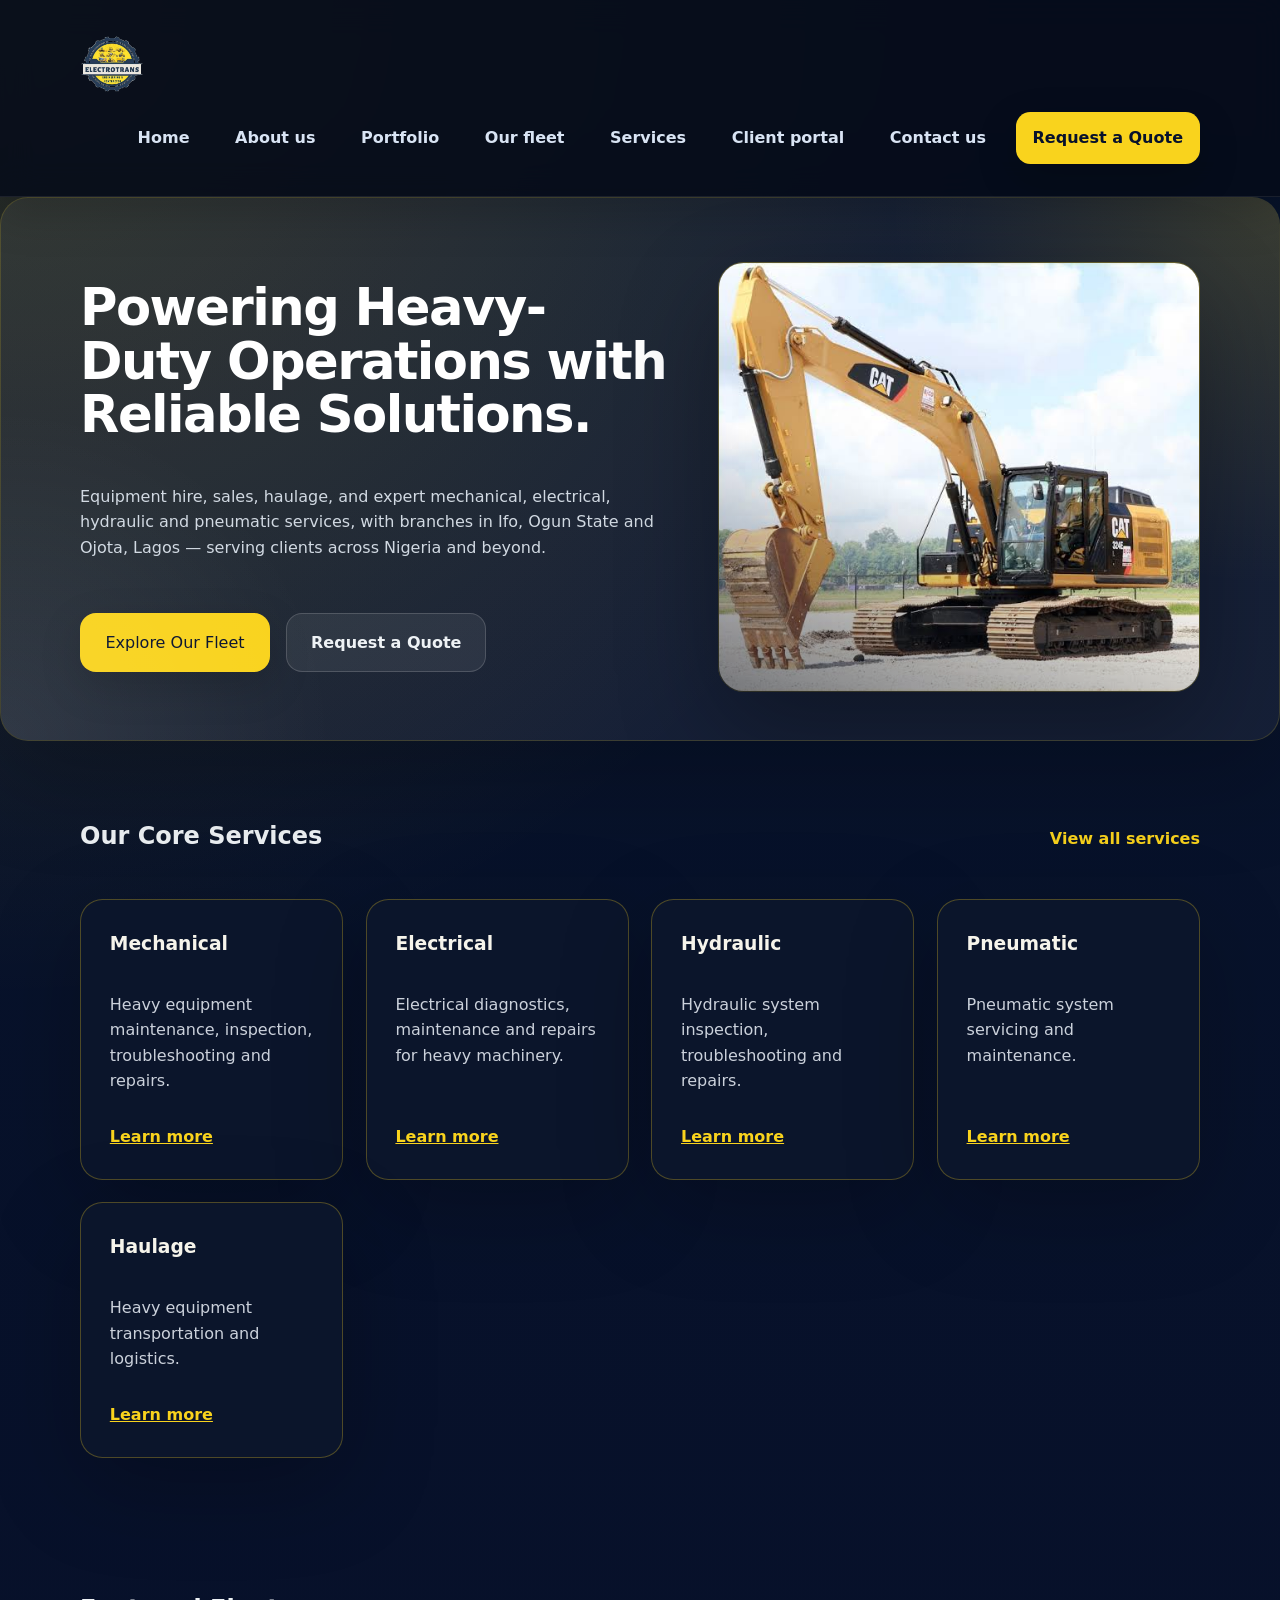
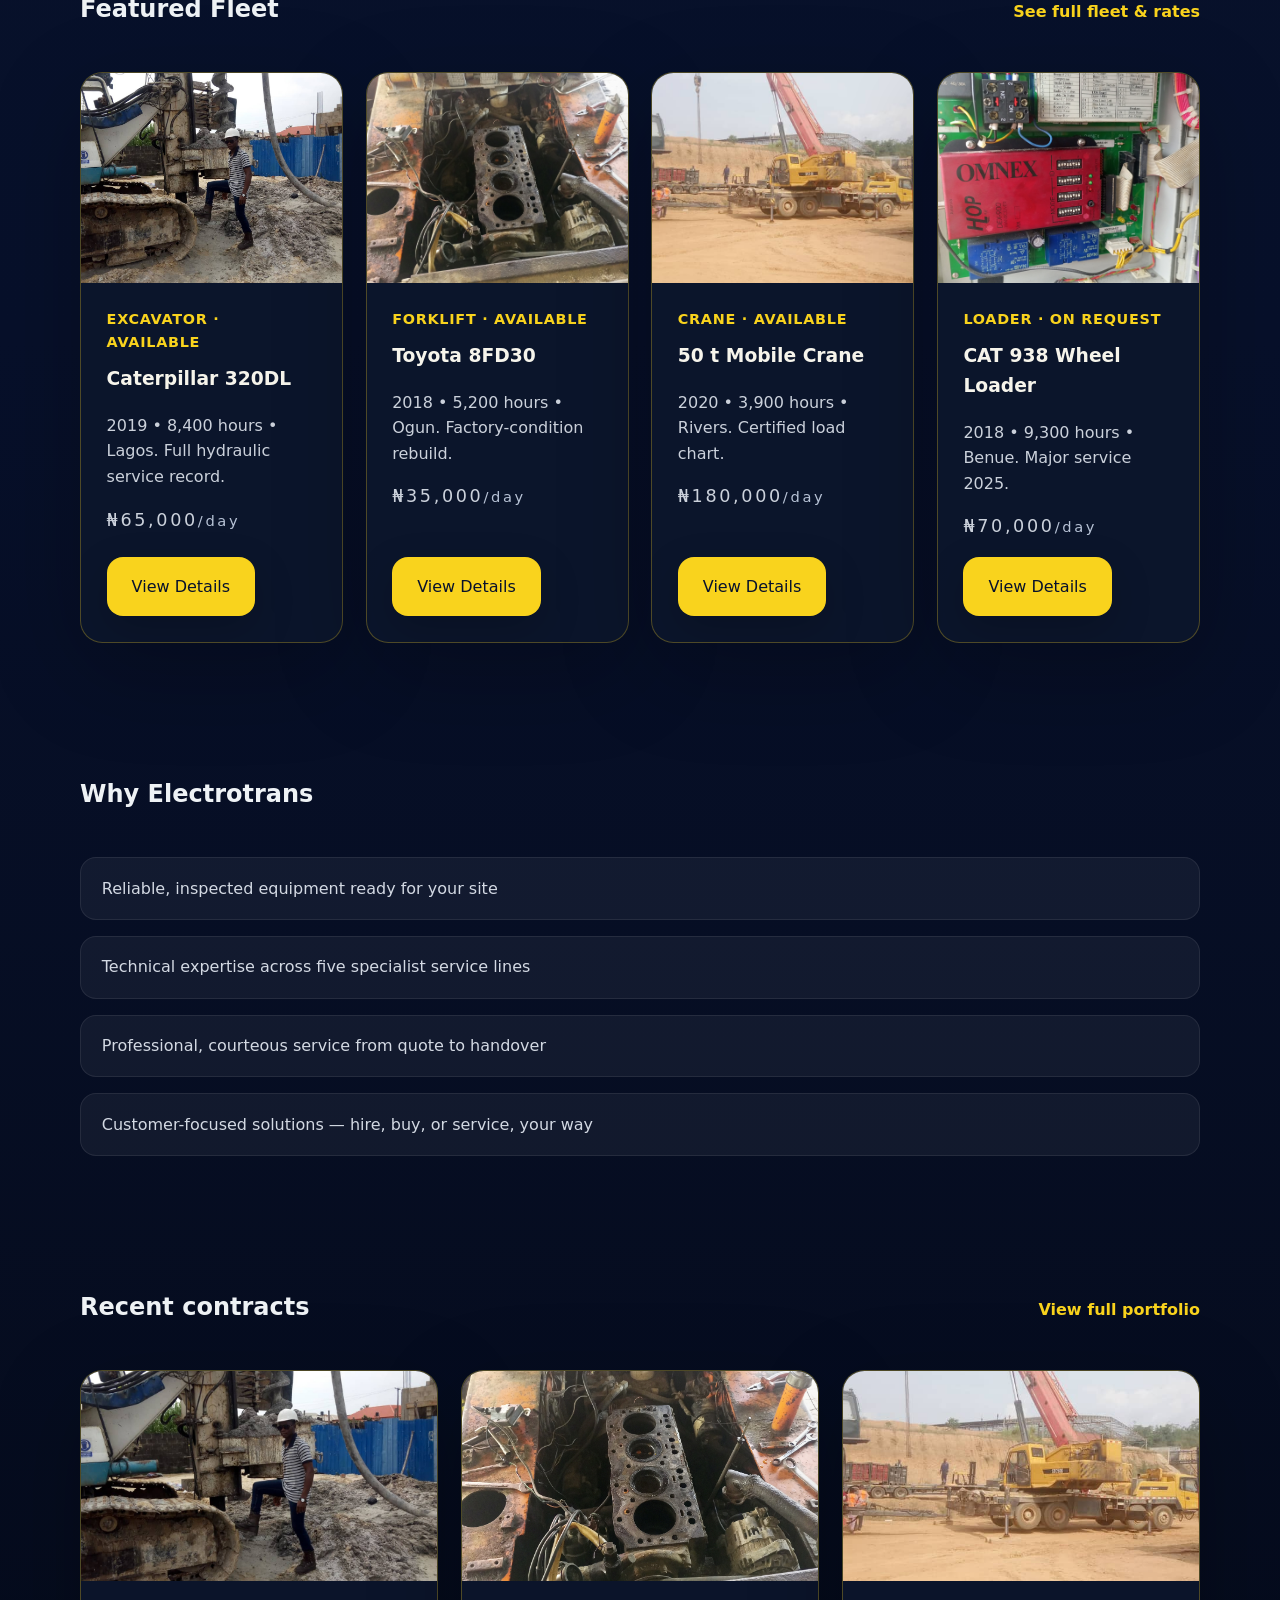
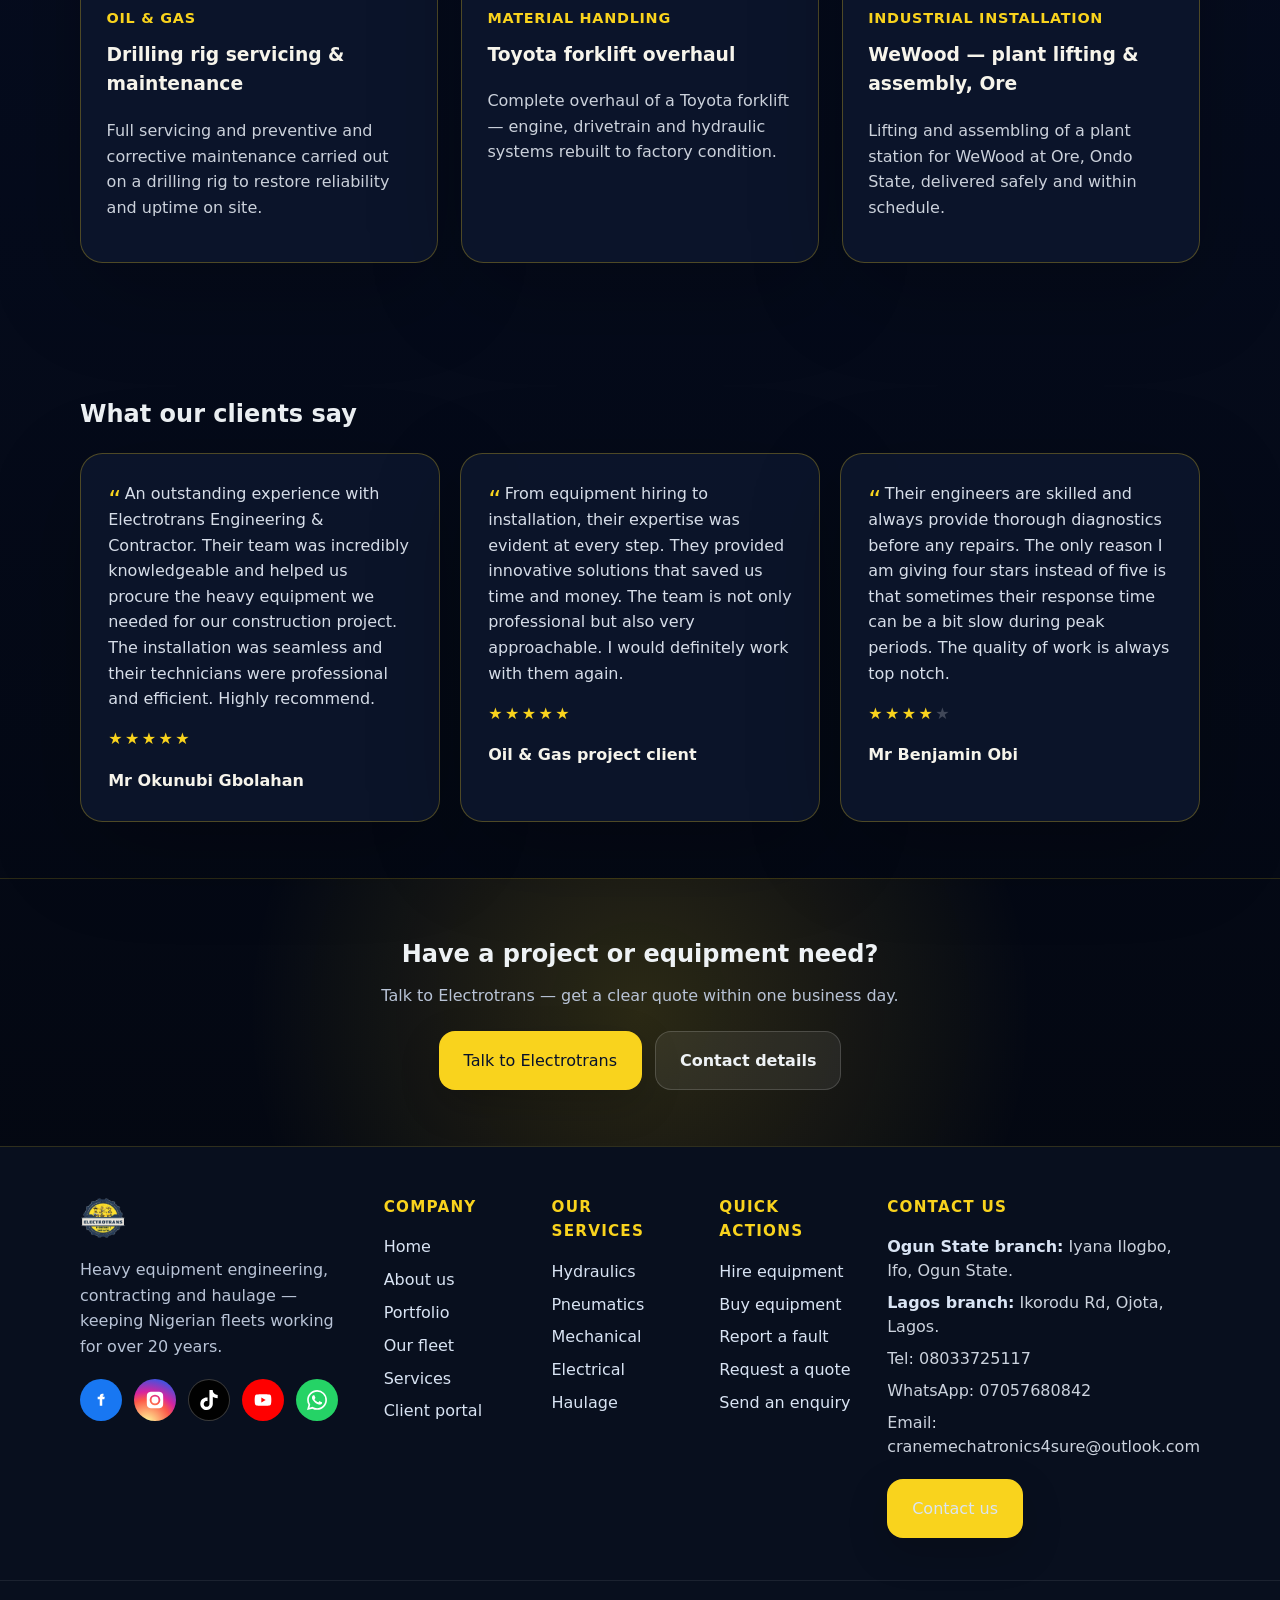
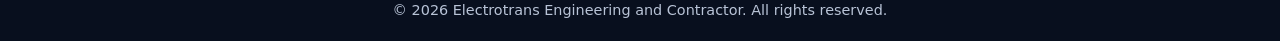
<file: index.html>
<!doctype html>
<html lang="en">
<head>
  <meta charset="utf-8" />
  <meta name="viewport" content="width=device-width,initial-scale=1" />
  <title>Electrotrans Engineering and Contractor</title>
  <link rel="stylesheet" href="styles.css" />
  <link rel="icon" type="image/png" href="assets/logo-transparent.png" />
  <meta name="description" content="Electrotrans Engineering and Contractor — Nigeria-based heavy equipment engineering company with 20+ years in hydraulics, pneumatics, mechanical, electrical, haulage, hiring, repairs, maintenance and equipment sales." />
  <meta name="author" content="Electrotrans Engineering and Contractor" />
  <meta name="theme-color" content="#08142b" />
  <link rel="canonical" href="https://temmyadekunle.github.io/Electrotrans/" />
  <meta property="og:type" content="website" />
  <meta property="og:title" content="Electrotrans Engineering and Contractor" />
  <meta property="og:description" content="Nigeria-based heavy equipment engineering: hydraulics, pneumatics, mechanical, electrical, haulage, hiring, repairs, maintenance and equipment sales." />
  <meta property="og:url" content="https://temmyadekunle.github.io/Electrotrans/" />
  <meta property="og:image" content="https://temmyadekunle.github.io/Electrotrans/assets/logo-transparent.png" />
  <meta property="og:locale" content="en_US" />
  <meta name="twitter:card" content="summary" />
</head>
<body>
  <header class="site-header">
    <div class="container header-inner">
      <a class="logo-link" href="index.html">
        <img class="site-logo" src="assets/logo-transparent.png" alt="Electrotrans Engineering and Contractor logo" />
      </a>
      <button class="menu-toggle" type="button" aria-expanded="false" aria-controls="main-nav" aria-label="Toggle navigation menu">
        <span class="menu-toggle-bar"></span>
        <span class="menu-toggle-bar"></span>
        <span class="menu-toggle-bar"></span>
      </button>
      <nav class="main-nav" id="main-nav" aria-label="Primary navigation">
        <a href="#home">Home</a>
        <a href="about.html">About us</a>
        <a href="portfolio.html">Portfolio</a>
        <a href="fleet.html">Our fleet</a>
        <a href="services.html">Services</a>
        <a href="app.html">Client portal</a>
        <a href="contact.html">Contact us</a>
        <a class="cta" href="app.html#fault">Request a Quote</a>
      </nav>
    </div>
  </header>
  <main>
    <section id="home" class="hero">
      <div class="container hero-layout">
        <div class="hero-content">
          <h1>Powering Heavy-Duty Operations with Reliable Solutions.</h1>
          <p>Equipment hire, sales, haulage, and expert mechanical, electrical, hydraulic and pneumatic services, with branches in Ifo, Ogun State and Ojota, Lagos — serving clients across Nigeria and beyond.</p>
          <div class="hero-actions">
            <a class="button" href="fleet.html">Explore Our Fleet</a>
            <a class="text-link" href="app.html#fault">Request a Quote</a>
          </div>
        </div>
        <div class="hero-media">
          <img src="assets/home-hero.jfif" alt="Heavy construction equipment available through Electrotrans" loading="eager" />
        </div>
      </div>
    </section>

    <section id="services" class="overview container">
      <div class="section-head">
        <h2>Our Core Services</h2>
        <a class="text-link" href="services.html">View all services</a>
      </div>
      <div class="grid cards">
        <article class="card">
          <h3>Mechanical</h3>
          <p>Heavy equipment maintenance, inspection, troubleshooting and repairs.</p>
          <a href="services/mechanical.html">Learn more</a>
        </article>
        <article class="card">
          <h3>Electrical</h3>
          <p>Electrical diagnostics, maintenance and repairs for heavy machinery.</p>
          <a href="services/electrical.html">Learn more</a>
        </article>
        <article class="card">
          <h3>Hydraulic</h3>
          <p>Hydraulic system inspection, troubleshooting and repairs.</p>
          <a href="services/hydraulics.html">Learn more</a>
        </article>
        <article class="card">
          <h3>Pneumatic</h3>
          <p>Pneumatic system servicing and maintenance.</p>
          <a href="services/pneumatics.html">Learn more</a>
        </article>
        <article class="card">
          <h3>Haulage</h3>
          <p>Heavy equipment transportation and logistics.</p>
          <a href="services/haulage.html">Learn more</a>
        </article>
      </div>
    </section>

    <section id="featured" class="overview container">
      <div class="section-head">
        <h2>Featured Fleet</h2>
        <a class="text-link" href="fleet.html">See full fleet &amp; rates</a>
      </div>
      <div class="grid cards">
        <article class="card project-card">
          <img src="assets/portfolio/p12-44.jpg" alt="Caterpillar 320DL excavator" loading="lazy" />
          <div class="project-body">
            <p class="meta">Excavator &middot; Available</p>
            <h3>Caterpillar 320DL</h3>
            <p>2019 &bull; 8,400 hours &bull; Lagos. Full hydraulic service record.</p>
            <p class="stars" style="font-size:1.1rem">₦65,000<small style="color:var(--muted)">/day</small></p>
            <a class="button" href="fleet.html">View Details</a>
          </div>
        </article>
        <article class="card project-card">
          <img src="assets/portfolio/p13-49.jpg" alt="Toyota 8FD30 3.0t forklift" loading="lazy" />
          <div class="project-body">
            <p class="meta">Forklift &middot; Available</p>
            <h3>Toyota 8FD30</h3>
            <p>2018 &bull; 5,200 hours &bull; Ogun. Factory-condition rebuild.</p>
            <p class="stars" style="font-size:1.1rem">₦35,000<small style="color:var(--muted)">/day</small></p>
            <a class="button" href="fleet.html">View Details</a>
          </div>
        </article>
        <article class="card project-card">
          <img src="assets/portfolio/p14-54.jpg" alt="50 t mobile crane" loading="lazy" />
          <div class="project-body">
            <p class="meta">Crane &middot; Available</p>
            <h3>50 t Mobile Crane</h3>
            <p>2020 &bull; 3,900 hours &bull; Rivers. Certified load chart.</p>
            <p class="stars" style="font-size:1.1rem">₦180,000<small style="color:var(--muted)">/day</small></p>
            <a class="button" href="fleet.html">View Details</a>
          </div>
        </article>
        <article class="card project-card">
          <img src="assets/portfolio/p16-67.jpg" alt="CAT 938 wheel loader" loading="lazy" />
          <div class="project-body">
            <p class="meta">Loader &middot; On request</p>
            <h3>CAT 938 Wheel Loader</h3>
            <p>2018 &bull; 9,300 hours &bull; Benue. Major service 2025.</p>
            <p class="stars" style="font-size:1.1rem">₦70,000<small style="color:var(--muted)">/day</small></p>
            <a class="button" href="fleet.html">View Details</a>
          </div>
        </article>
      </div>
    </section>

    <section class="overview container">
      <div class="section-head">
        <h2>Why Electrotrans</h2>
      </div>
      <ul class="feature-list">
        <li>Reliable, inspected equipment ready for your site</li>
        <li>Technical expertise across five specialist service lines</li>
        <li>Professional, courteous service from quote to handover</li>
        <li>Customer-focused solutions — hire, buy, or service, your way</li>
      </ul>
    </section>

    <section id="projects" class="overview container">
      <div class="section-head">
        <h2>Recent contracts</h2>
        <a class="text-link" href="portfolio.html">View full portfolio</a>
      </div>
      <div class="grid cards">
        <article class="card project-card">
          <img src="assets/portfolio/p12-44.jpg" alt="Drilling rig equipment worked on by Electrotrans" loading="lazy" />
          <div class="project-body">
            <p class="meta">Oil &amp; Gas</p>
            <h3>Drilling rig servicing &amp; maintenance</h3>
            <p>Full servicing and preventive and corrective maintenance carried out on a drilling rig to restore reliability and uptime on site.</p>
          </div>
        </article>
        <article class="card project-card">
          <img src="assets/portfolio/p13-49.jpg" alt="Toyota forklift overhauled by Electrotrans" loading="lazy" />
          <div class="project-body">
            <p class="meta">Material Handling</p>
            <h3>Toyota forklift overhaul</h3>
            <p>Complete overhaul of a Toyota forklift — engine, drivetrain and hydraulic systems rebuilt to factory condition.</p>
          </div>
        </article>
        <article class="card project-card">
          <img src="assets/portfolio/p14-54.jpg" alt="Plant lifting and assembly at Ore, Ondo State" loading="lazy" />
          <div class="project-body">
            <p class="meta">Industrial Installation</p>
            <h3>WeWood — plant lifting &amp; assembly, Ore</h3>
            <p>Lifting and assembling of a plant station for WeWood at Ore, Ondo State, delivered safely and within schedule.</p>
          </div>
        </article>
      </div>
    </section>

    <section id="testimonials" class="overview container">
      <h2>What our clients say</h2>
      <div class="testimonials">
        <article class="testimonial-card">
          <blockquote>An outstanding experience with Electrotrans Engineering &amp; Contractor. Their team was incredibly knowledgeable and helped us procure the heavy equipment we needed for our construction project. The installation was seamless and their technicians were professional and efficient. Highly recommend.</blockquote>
          <p class="stars"><span aria-hidden="true">★★★★★</span> <span class="empty" aria-hidden="true"></span></p>
          <footer>Mr Okunubi Gbolahan</footer>
        </article>
        <article class="testimonial-card">
          <blockquote>From equipment hiring to installation, their expertise was evident at every step. They provided innovative solutions that saved us time and money. The team is not only professional but also very approachable. I would definitely work with them again.</blockquote>
          <p class="stars"><span aria-hidden="true">★★★★★</span> <span class="empty" aria-hidden="true"></span></p>
          <footer>Oil &amp; Gas project client</footer>
        </article>
        <article class="testimonial-card">
          <blockquote>Their engineers are skilled and always provide thorough diagnostics before any repairs. The only reason I am giving four stars instead of five is that sometimes their response time can be a bit slow during peak periods. The quality of work is always top notch.</blockquote>
          <p class="stars"><span aria-hidden="true">★★★★</span><span class="empty" aria-hidden="true">★</span></p>
          <footer>Mr Benjamin Obi</footer>
        </article>
      </div>
    </section>

    <section class="cta-band">
      <h2>Have a project or equipment need?</h2>
      <p>Talk to Electrotrans — get a clear quote within one business day.</p>
      <div class="portal-actions">
        <a class="button" href="app.html">Talk to Electrotrans</a>
        <a class="text-link" href="contact.html">Contact details</a>
      </div>
    </section>
  </main>

  <footer class="site-footer">
  <div class="container fat-footer">
    <div class="ff-brand">
      <a class="logo-link" href="index.html">
        <img class="site-logo" src="assets/logo-transparent.png" alt="Electrotrans Engineering and Contractor logo" />
      </a>
      <p class="ff-tagline">Heavy equipment engineering, contracting and haulage — keeping Nigerian fleets working for over 20 years.</p>
      <div class="footer-socials">
          <a class="social-link facebook" href="https://www.facebook.com/ElectrotransEngineeringAndContractor" target="_blank" rel="noopener noreferrer" aria-label="Facebook">
            <svg viewBox="0 0 24 24" aria-hidden="true"><path d="M13.5 7H15V4.5h-1.5c-1.66 0-3 1.34-3 3V8H8v3h2.5v8h3v-8H16l.5-3h-2z"/></svg>
          </a>
          <a class="social-link instagram" href="https://www.instagram.com/electrotrans_engineering" target="_blank" rel="noopener noreferrer" aria-label="Instagram">
            <svg viewBox="0 0 24 24" aria-hidden="true"><path d="M12 2.16c3.2 0 3.58.01 4.85.07 1.17.05 1.8.25 2.23.41.56.22.96.48 1.38.9.42.42.68.82.9 1.38.16.42.36 1.06.41 2.23.06 1.27.07 1.65.07 4.85s-.01 3.58-.07 4.85c-.05 1.17-.25 1.8-.41 2.23a3.7 3.7 0 0 1-.9 1.38c-.42.42-.82.68-1.38.9-.42.16-1.06.36-2.23.41-1.27.06-1.65.07-4.85.07s-3.58-.01-4.85-.07c-1.17-.05-1.8-.25-2.23-.41a3.7 3.7 0 0 1-1.38-.9 3.7 3.7 0 0 1-.9-1.38c-.16-.42-.36-1.06-.41-2.23-.06-1.27-.07-1.65-.07-4.85s.01-3.58.07-4.85c.05-1.17.25-1.8.41-2.23.22-.56.48-.96.9-1.38.42-.42.82-.68 1.38-.9.42-.16 1.06-.36 2.23-.41 1.27-.06 1.65-.07 4.85-.07zm0 3.4A6.44 6.44 0 1 0 18.44 12 6.44 6.44 0 0 0 12 5.56zm0 10.62a4.18 4.18 0 1 1 4.18-4.18 4.18 4.18 0 0 1-4.18 4.18zm6.7-11.05a1.5 1.5 0 1 1-1.5-1.5 1.5 1.5 0 0 1 1.5 1.5z"/></svg>
          </a>
          <a class="social-link tiktok" href="https://www.tiktok.com/@electrotrans_engineering" target="_blank" rel="noopener noreferrer" aria-label="TikTok">
            <svg viewBox="0 0 24 24" aria-hidden="true"><path d="M12.53.02C13.84 0 15.14.01 16.44 0c.08 1.53.63 3.09 1.75 4.17 1.12 1.11 2.7 1.62 4.24 1.79v4.03c-1.44-.05-2.89-.35-4.2-.97-.57-.26-1.1-.59-1.62-.93-.01 2.92.01 5.84-.02 8.75-.08 1.4-.54 2.79-1.35 3.94-1.31 1.92-3.58 3.17-5.91 3.21-1.43.08-2.86-.31-4.08-1.03-2.02-1.19-3.44-3.37-3.65-5.71-.02-.5-.03-1-.01-1.49.18-1.9 1.12-3.72 2.58-4.96 1.66-1.44 3.98-2.13 6.15-1.72.02 1.48-.04 2.96-.04 4.44-.99-.32-2.15-.23-3.02.37-.63.41-1.11 1.04-1.36 1.75-.21.51-.15 1.07-.14 1.61.24 1.64 1.82 3.02 3.5 2.87 1.12-.01 2.19-.66 2.77-1.61.19-.33.4-.67.41-1.06.1-1.79.06-3.57.07-5.36.01-4.03-.01-8.05.02-12.07z"/></svg>
          </a>
          <a class="social-link youtube" href="https://www.youtube.com/@ElectrotransEngineering" target="_blank" rel="noopener noreferrer" aria-label="YouTube">
            <svg viewBox="0 0 24 24" aria-hidden="true"><path d="M21.6 7.2a2.5 2.5 0 0 0-1.8-1.8C18.2 5 12 5 12 5s-6.2 0-7.8.4A2.5 2.5 0 0 0 2.4 7.2 26 26 0 0 0 2 12a26 26 0 0 0 .4 4.8 2.5 2.5 0 0 0 1.8 1.8C5.8 19 12 19 12 19s6.2 0 7.8-.4a2.5 2.5 0 0 0 1.8-1.8A26 26 0 0 0 22 12a26 26 0 0 0-.4-4.8zM10 15V9l5.2 3z"/></svg>
          </a>
          <a class="social-link whatsapp" href="https://wa.me/2347057680842" target="_blank" rel="noopener noreferrer" aria-label="WhatsApp">
            <svg viewBox="0 0 24 24" aria-hidden="true"><path d="M17.47 14.38c-.3-.15-1.76-.87-2.03-.97-.27-.1-.47-.15-.67.15-.2.3-.77.96-.94 1.16-.17.2-.35.22-.64.07-.3-.15-1.26-.46-2.4-1.48-.88-.79-1.48-1.76-1.65-2.06-.17-.3-.02-.46.13-.6.13-.13.3-.35.44-.52.15-.17.2-.3.3-.5.1-.2.05-.37-.02-.52-.08-.15-.67-1.62-.92-2.22-.24-.58-.49-.5-.67-.51h-.57c-.2 0-.52.07-.8.37-.27.3-1.04 1.02-1.04 2.48 0 1.46 1.07 2.88 1.22 3.08.15.2 2.1 3.2 5.08 4.49.71.3 1.26.49 1.7.63.71.22 1.36.19 1.87.12.57-.09 1.76-.72 2-1.42.25-.7.25-1.29.18-1.42-.08-.13-.28-.2-.57-.35zm-5.42 7.4h-.01a9.87 9.87 0 0 1-5.03-1.38l-.36-.21-3.74.98 1-3.65-.24-.37a9.86 9.86 0 0 1-1.51-5.26c0-5.45 4.44-9.88 9.9-9.88a9.85 9.85 0 0 1 7 2.9 9.84 9.84 0 0 1 2.9 7c0 5.44-4.44 9.87-9.9 9.87zm8.42-18.3A11.8 11.8 0 0 0 12.06 0C5.5 0 .16 5.34.16 11.9c0 2.1.55 4.14 1.59 5.94L.06 24l6.3-1.65a11.9 11.9 0 0 0 5.7 1.45h.01c6.56 0 11.89-5.34 11.89-11.9 0-3.18-1.24-6.17-3.49-8.42z"/></svg>
          </a>
      </div>
    </div>
      <div class="ff-col">
        <h4>Company</h4>
        <ul>
          <li><a href="index.html">Home</a></li>
          <li><a href="about.html">About us</a></li>
          <li><a href="portfolio.html">Portfolio</a></li>
          <li><a href="fleet.html">Our fleet</a></li>
          <li><a href="services.html">Services</a></li>
          <li><a href="app.html">Client portal</a></li>
        </ul>
      </div>
      <div class="ff-col">
        <h4>Our services</h4>
        <ul>
          <li><a href="services/hydraulics.html">Hydraulics</a></li>
          <li><a href="services/pneumatics.html">Pneumatics</a></li>
          <li><a href="services/mechanical.html">Mechanical</a></li>
          <li><a href="services/electrical.html">Electrical</a></li>
          <li><a href="services/haulage.html">Haulage</a></li>
        </ul>
      </div>
      <div class="ff-col">
        <h4>Quick actions</h4>
        <ul>
          <li><a href="app.html#marketplace">Hire equipment</a></li>
          <li><a href="fleet.html">Buy equipment</a></li>
          <li><a href="app.html#fault">Report a fault</a></li>
          <li><a href="app.html#services">Request a quote</a></li>
          <li><a href="contact.html">Send an enquiry</a></li>
        </ul>
      </div>
    <div class="ff-col ff-contact">
      <h4>Contact us</h4>
      <ul>
        <li><strong>Ogun State branch:</strong> Iyana Ilogbo, Ifo, Ogun State.</li>
        <li><strong>Lagos branch:</strong> Ikorodu Rd, Ojota, Lagos.</li>
        <li>Tel: 08033725117</li>
        <li>WhatsApp: 07057680842</li>
        <li>Email: cranemechatronics4sure@outlook.com</li>
      </ul>
      <a class="button ff-cta" href="contact.html">Contact us</a>
    </div>
  </div>
  <div class="fat-bottom">
    <div class="container">
      <p>&copy; 2026 Electrotrans Engineering and Contractor. All rights reserved.</p>
    </div>
  </div>
</footer>
  <script src="script.js"></script>
</body>
</html>
</file>
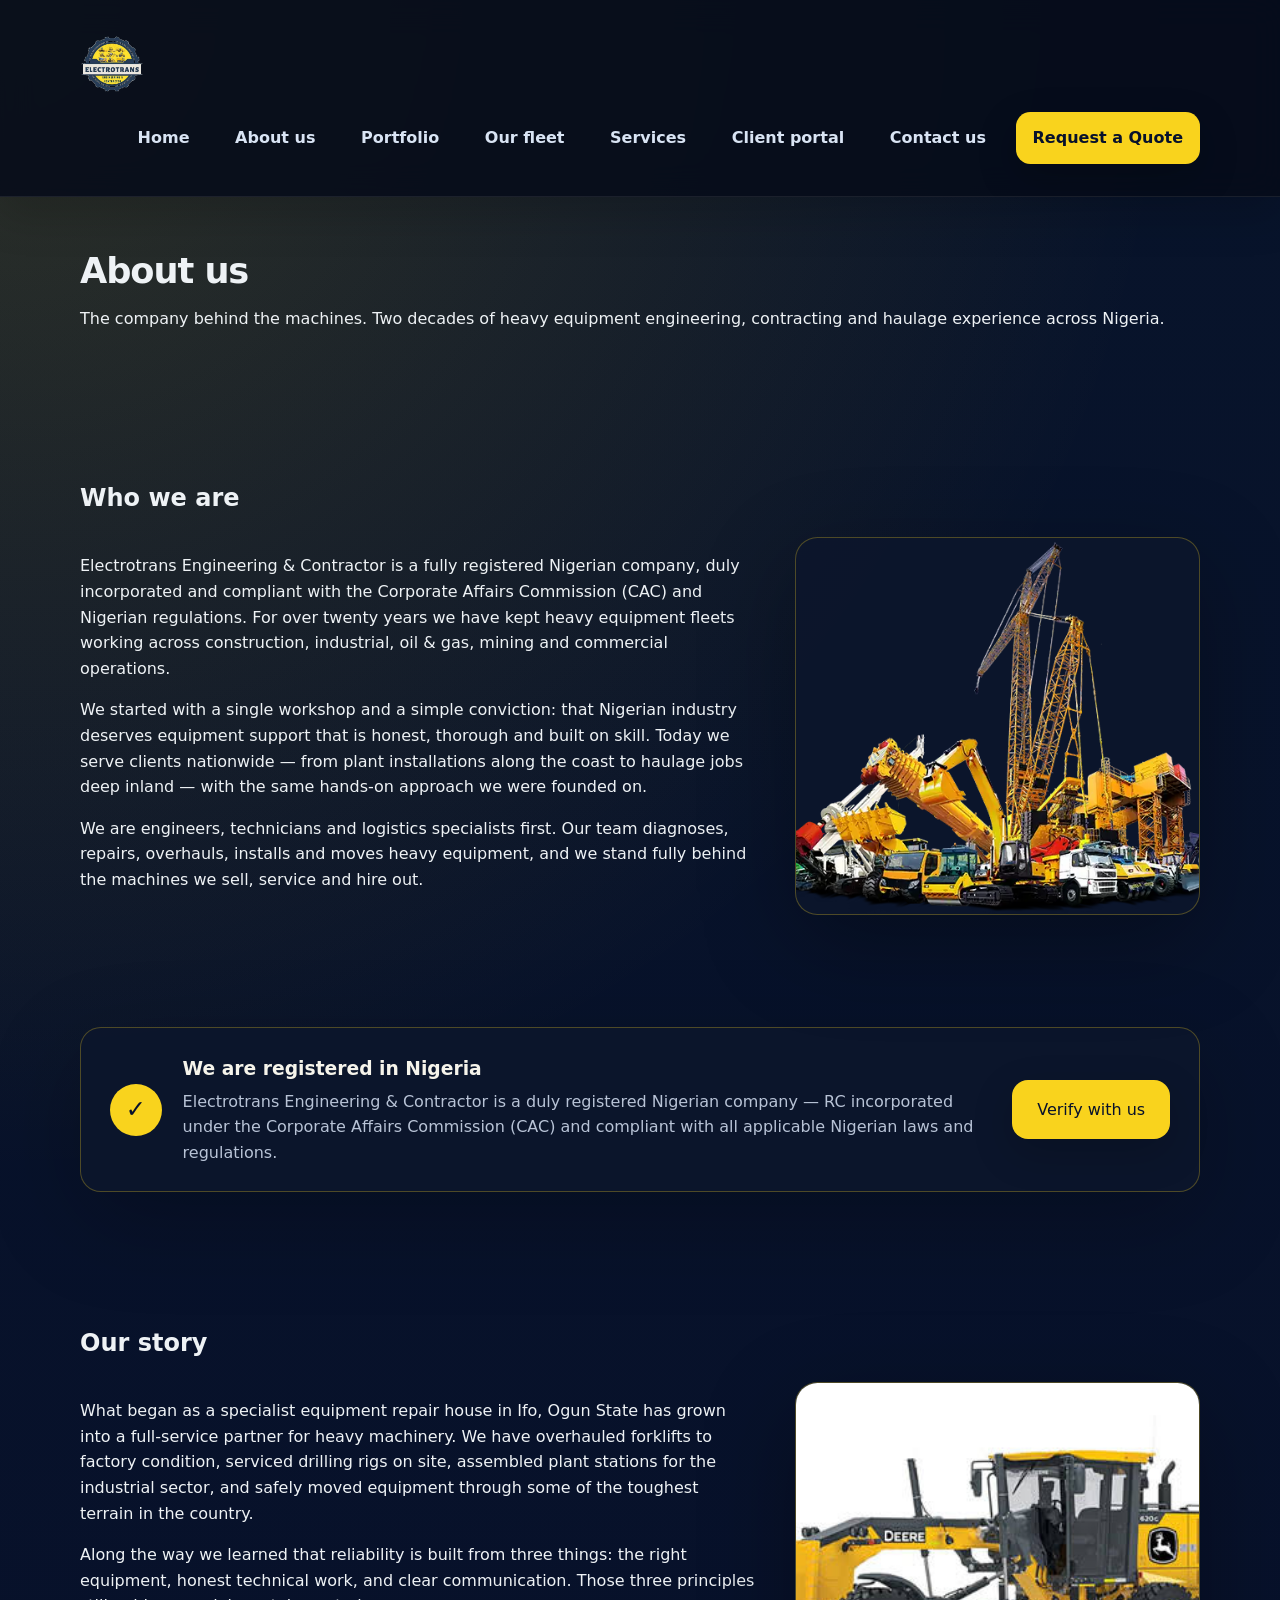
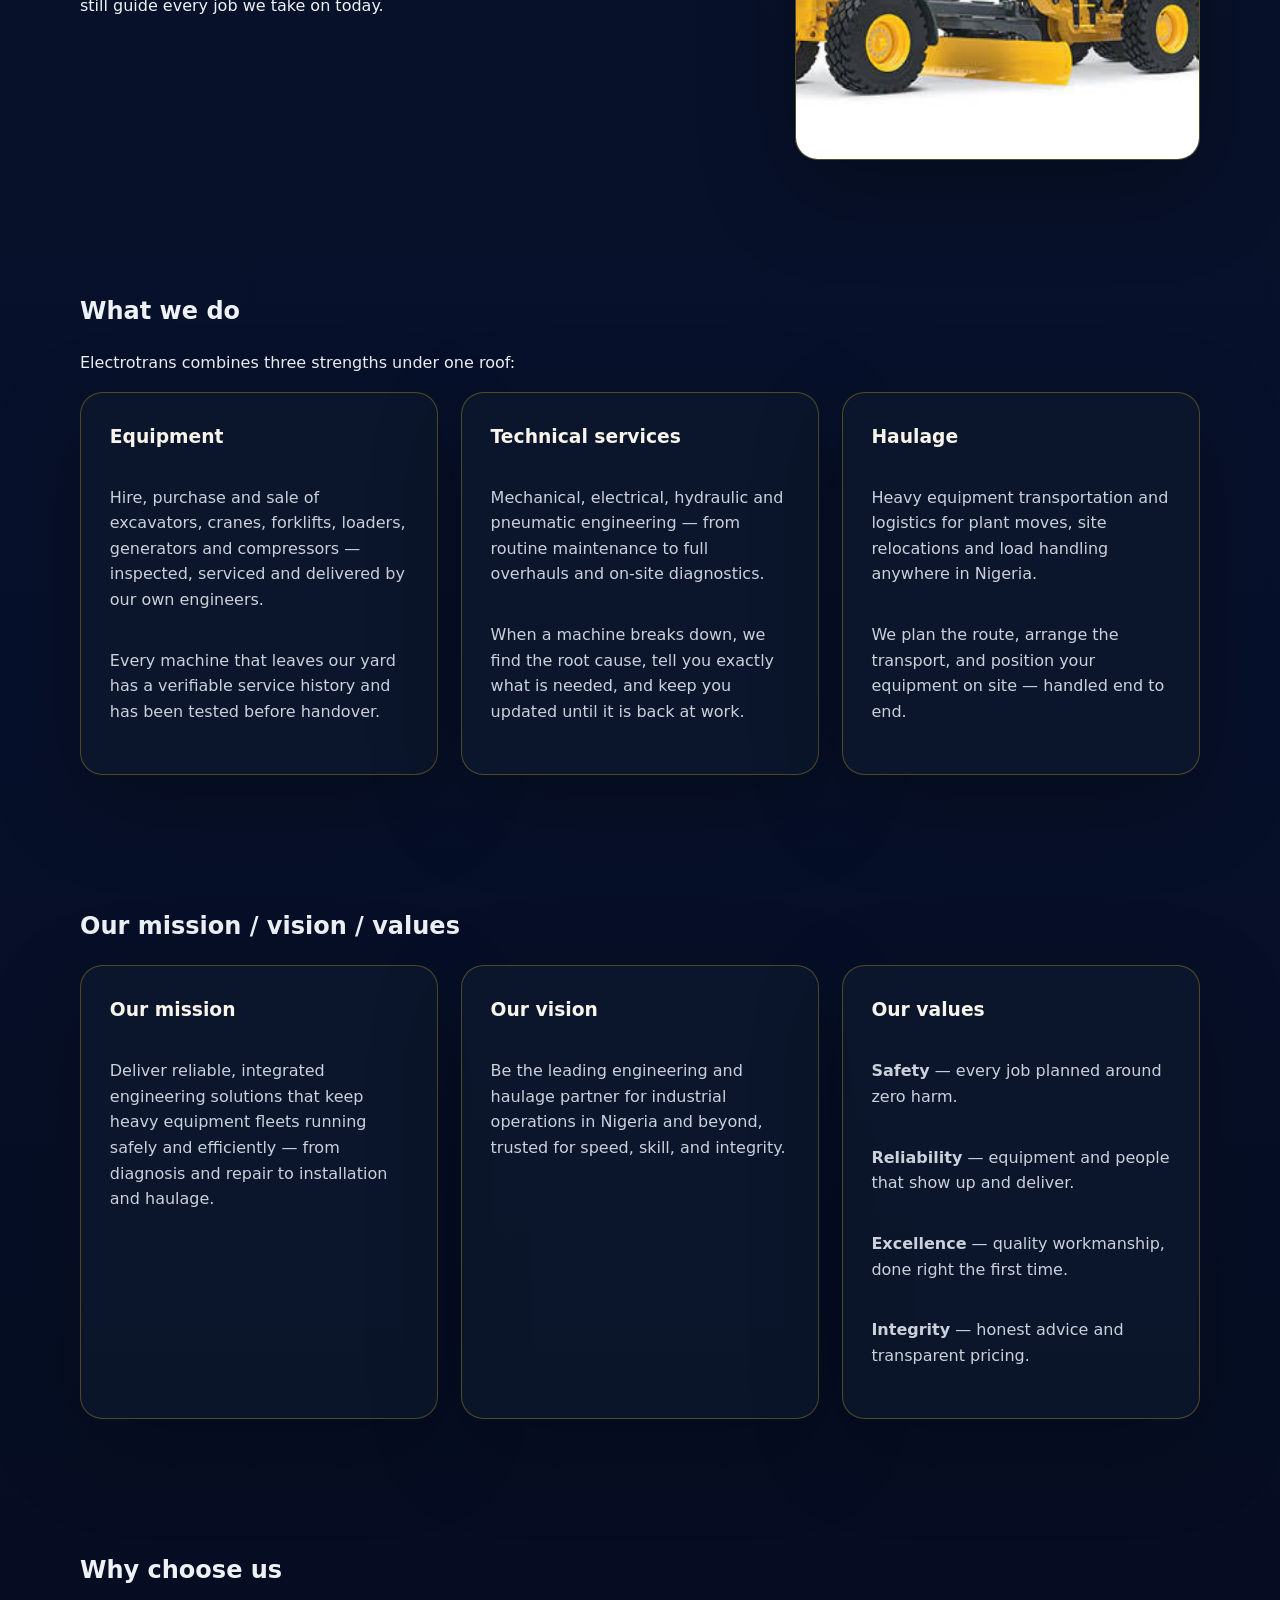
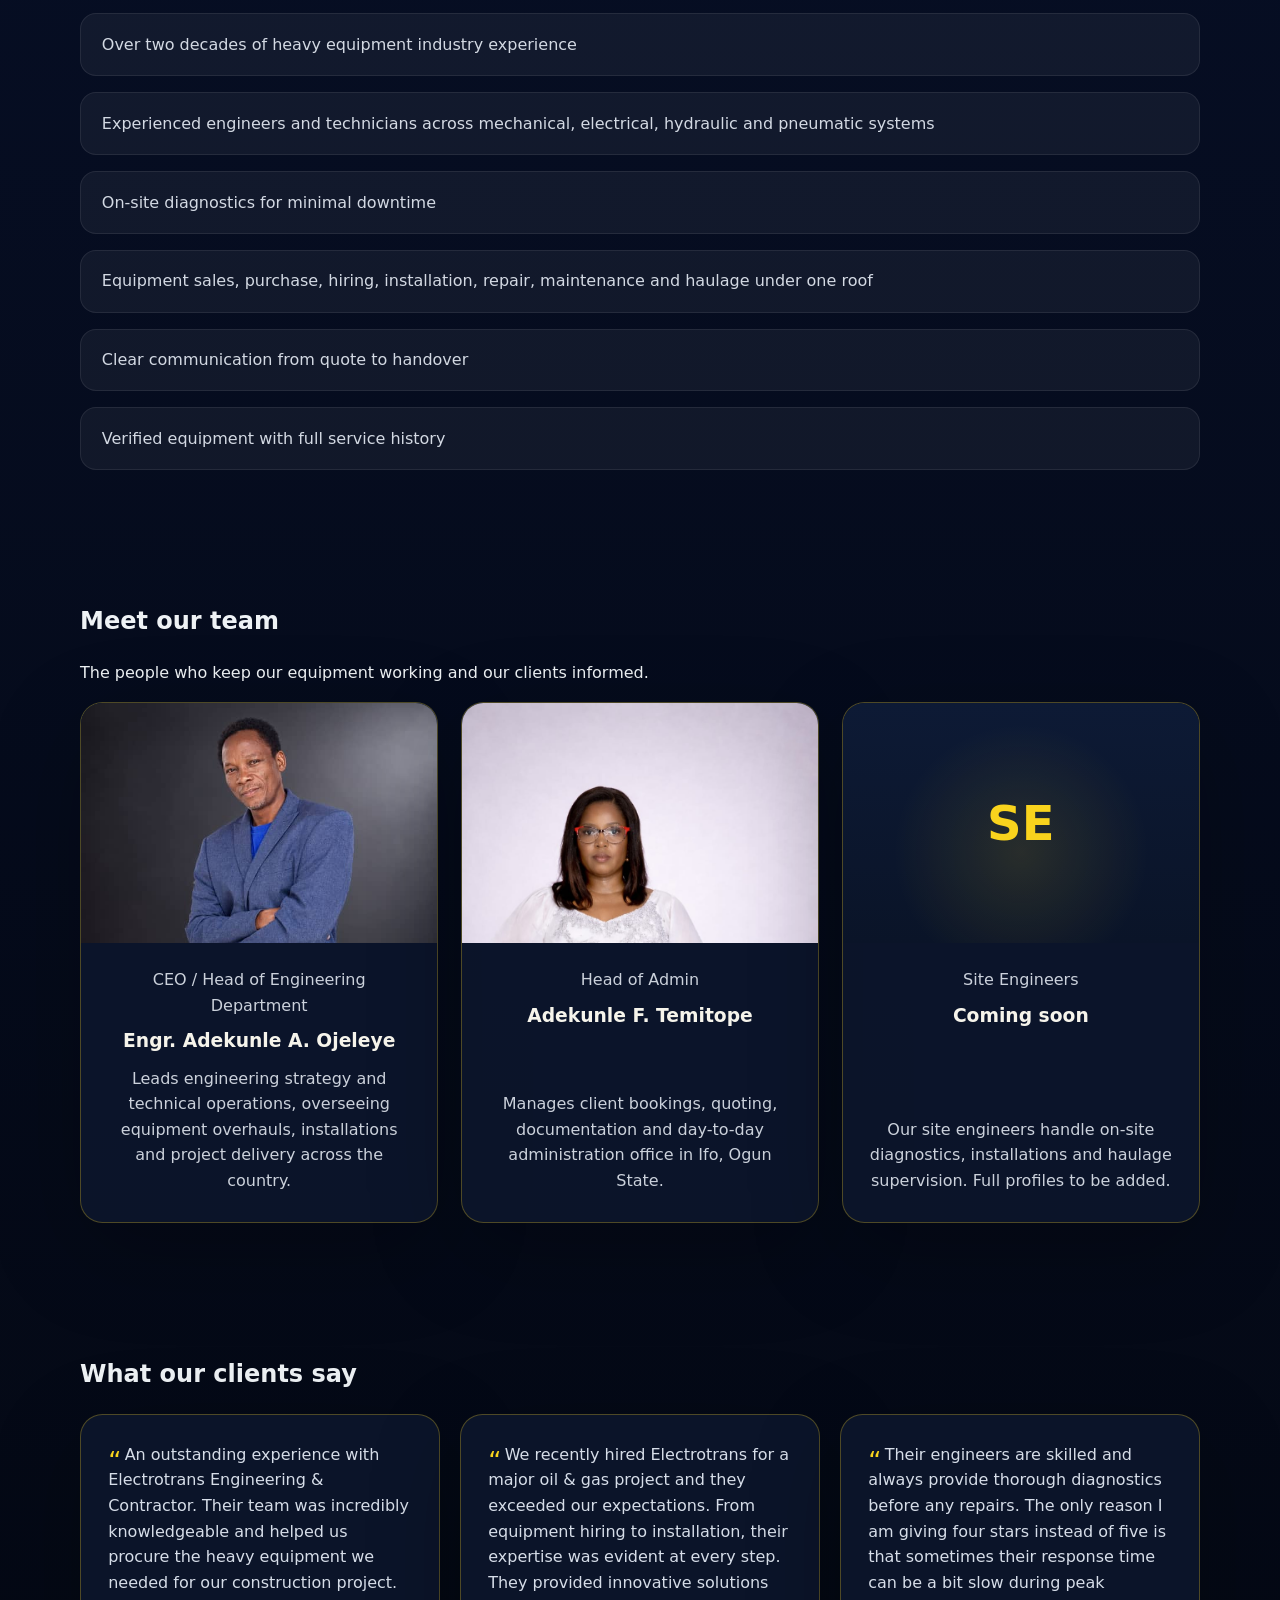
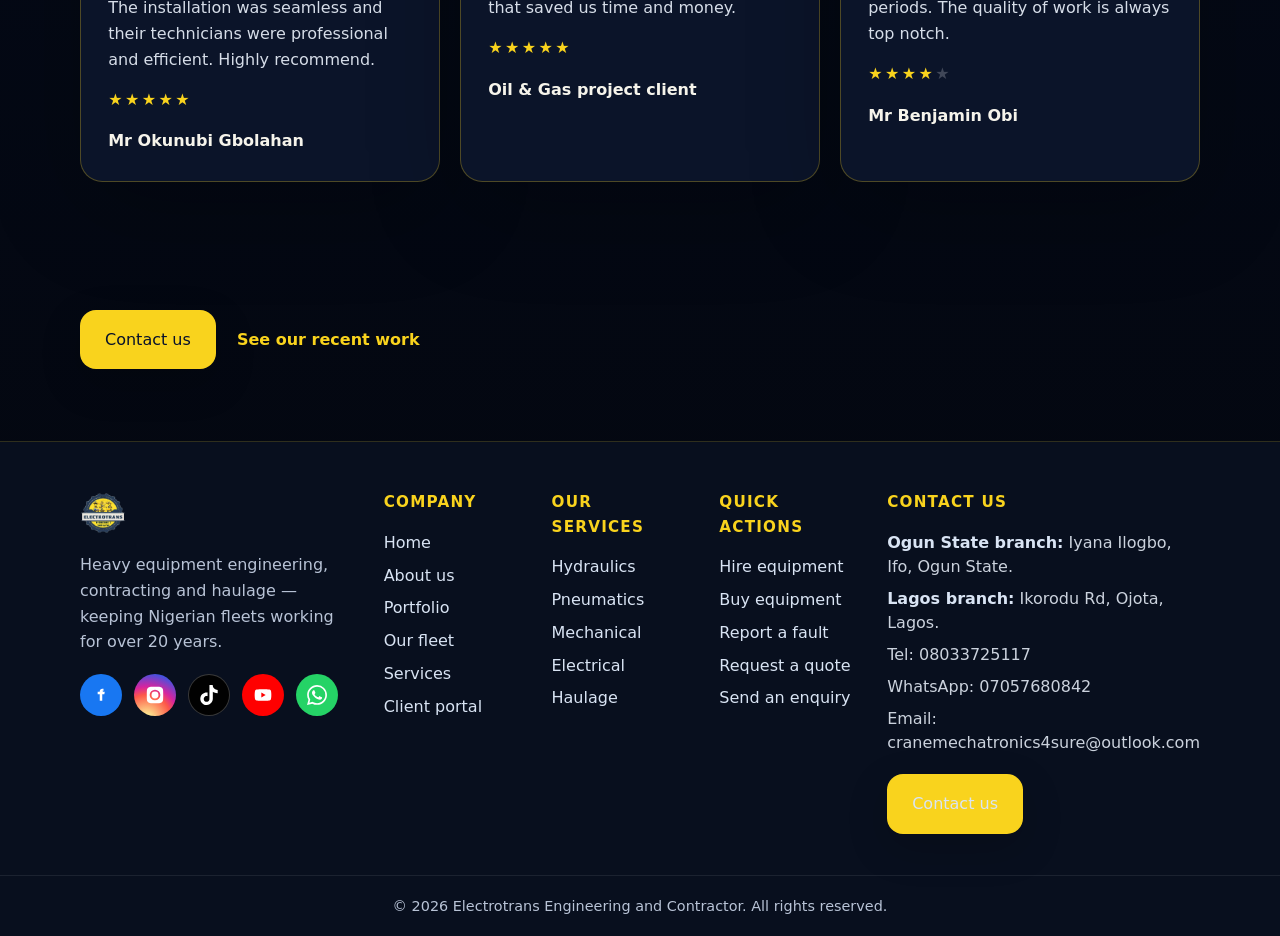
<file: about.html>
<!doctype html>
<html lang="en">
<head>
  <meta charset="utf-8" />
  <meta name="viewport" content="width=device-width,initial-scale=1" />
  <title>About us | Electrotrans Engineering and Contractor</title>
  <link rel="stylesheet" href="styles.css" />
  <link rel="icon" type="image/png" href="assets/logo-transparent.png" />
  <meta name="description" content="About Electrotrans Engineering and Contractor — a leading heavy equipment engineering and contracting company with over two decades of industry experience in Nigeria." />
  <meta name="author" content="Electrotrans Engineering and Contractor" />
  <meta name="theme-color" content="#08142b" />
  <link rel="canonical" href="https://temmyadekunle.github.io/Electrotrans/about.html" />
  <meta property="og:type" content="website" />
  <meta property="og:title" content="About us | Electrotrans Engineering and Contractor" />
  <meta property="og:description" content="Two decades of heavy equipment engineering, contracting and haulage solutions across Nigeria." />
  <meta property="og:url" content="https://temmyadekunle.github.io/Electrotrans/about.html" />
  <meta property="og:image" content="https://temmyadekunle.github.io/Electrotrans/assets/logo-transparent.png" />
  <meta property="og:locale" content="en_US" />
  <meta name="twitter:card" content="summary" />
</head>
<body>
  <header class="site-header">
    <div class="container header-inner">
      <a class="logo-link" href="index.html">
        <img class="site-logo" src="assets/logo-transparent.png" alt="Electrotrans Engineering and Contractor logo" />
      </a>
      <button class="menu-toggle" type="button" aria-expanded="false" aria-controls="main-nav" aria-label="Toggle navigation menu">
        <span class="menu-toggle-bar"></span>
        <span class="menu-toggle-bar"></span>
        <span class="menu-toggle-bar"></span>
      </button>
      <nav class="main-nav" id="main-nav" aria-label="Primary navigation">
        <a href="index.html#home">Home</a>
        <a href="about.html">About us</a>
        <a href="portfolio.html">Portfolio</a>
        <a href="fleet.html">Our fleet</a>
        <a href="services.html">Services</a>
        <a href="app.html">Client portal</a>
        <a href="contact.html">Contact us</a>
        <a class="cta" href="app.html#fault">Request a Quote</a>
      </nav>
    </div>
  </header>

  <main class="container">
    <section class="overview">
      <h1 class="section-title">About us</h1>
      <p>The company behind the machines. Two decades of heavy equipment engineering, contracting and haulage experience across Nigeria.</p>
    </section>

    <section class="overview">
      <h2>Who we are</h2>
      <div class="about-layout">
        <div>
          <p>Electrotrans Engineering &amp; Contractor is a fully registered Nigerian company, duly incorporated and compliant with the Corporate Affairs Commission (CAC) and Nigerian regulations. For over twenty years we have kept heavy equipment fleets working across construction, industrial, oil &amp; gas, mining and commercial operations.</p>
          <p>We started with a single workshop and a simple conviction: that Nigerian industry deserves equipment support that is honest, thorough and built on skill. Today we serve clients nationwide — from plant installations along the coast to haulage jobs deep inland — with the same hands-on approach we were founded on.</p>
          <p>We are engineers, technicians and logistics specialists first. Our team diagnoses, repairs, overhauls, installs and moves heavy equipment, and we stand fully behind the machines we sell, service and hire out.</p>
        </div>
        <figure class="about-figure">
          <img src="assets/who-we-are.webp" alt="Heavy equipment ready for hire and sale by Electrotrans" loading="lazy" />
          <figcaption>Heavy equipment we service, hire and deliver across Nigeria.</figcaption>
        </figure>
      </div>
    </section>

    <section class="overview">
      <div class="reg-band" aria-label="Company registration">
        <div class="reg-icon">&#10003;</div>
        <div>
          <h3>We are registered in Nigeria</h3>
          <p>Electrotrans Engineering &amp; Contractor is a duly registered Nigerian company — RC incorporated under the Corporate Affairs Commission (CAC) and compliant with all applicable Nigerian laws and regulations.</p>
        </div>
        <a class="button" href="contact.html">Verify with us</a>
      </div>
    </section>

    <section class="overview">
      <h2>Our story</h2>
      <div class="about-layout">
        <div>
          <p>What began as a specialist equipment repair house in Ifo, Ogun State has grown into a full-service partner for heavy machinery. We have overhauled forklifts to factory condition, serviced drilling rigs on site, assembled plant stations for the industrial sector, and safely moved equipment through some of the toughest terrain in the country.</p>
          <p>Along the way we learned that reliability is built from three things: the right equipment, honest technical work, and clear communication. Those three principles still guide every job we take on today.</p>
        </div>
        <figure class="about-figure">
          <img src="assets/our-story.jfif" alt="Electrotrans workshop and equipment servicing" loading="lazy" />
          <figcaption>Machines inspected, serviced and handed over ready for work.</figcaption>
        </figure>
      </div>
    </section>

    <section class="overview">
      <h2>What we do</h2>
      <p>Electrotrans combines three strengths under one roof:</p>
      <div class="grid cards">
        <article class="card">
          <h3>Equipment</h3>
          <p>Hire, purchase and sale of excavators, cranes, forklifts, loaders, generators and compressors — inspected, serviced and delivered by our own engineers.</p>
          <p>Every machine that leaves our yard has a verifiable service history and has been tested before handover.</p>
        </article>
        <article class="card">
          <h3>Technical services</h3>
          <p>Mechanical, electrical, hydraulic and pneumatic engineering — from routine maintenance to full overhauls and on-site diagnostics.</p>
          <p>When a machine breaks down, we find the root cause, tell you exactly what is needed, and keep you updated until it is back at work.</p>
        </article>
        <article class="card">
          <h3>Haulage</h3>
          <p>Heavy equipment transportation and logistics for plant moves, site relocations and load handling anywhere in Nigeria.</p>
          <p>We plan the route, arrange the transport, and position your equipment on site — handled end to end.</p>
        </article>
      </div>
    </section>

    <section id="mission" class="overview">
      <h2>Our mission / vision / values</h2>
      <div class="grid cards">
        <article class="card">
          <h3>Our mission</h3>
          <p>Deliver reliable, integrated engineering solutions that keep heavy equipment fleets running safely and efficiently — from diagnosis and repair to installation and haulage.</p>
        </article>
        <article class="card">
          <h3>Our vision</h3>
          <p>Be the leading engineering and haulage partner for industrial operations in Nigeria and beyond, trusted for speed, skill, and integrity.</p>
        </article>
        <article class="card">
          <h3>Our values</h3>
          <p><strong>Safety</strong> — every job planned around zero harm.</p>
          <p><strong>Reliability</strong> — equipment and people that show up and deliver.</p>
          <p><strong>Excellence</strong> — quality workmanship, done right the first time.</p>
          <p><strong>Integrity</strong> — honest advice and transparent pricing.</p>
        </article>
      </div>
    </section>

    <section class="overview">
      <h2>Why choose us</h2>
      <ul class="feature-list">
        <li>Over two decades of heavy equipment industry experience</li>
        <li>Experienced engineers and technicians across mechanical, electrical, hydraulic and pneumatic systems</li>
        <li>On-site diagnostics for minimal downtime</li>
        <li>Equipment sales, purchase, hiring, installation, repair, maintenance and haulage under one roof</li>
        <li>Clear communication from quote to handover</li>
        <li>Verified equipment with full service history</li>
      </ul>
    </section>

    <section class="overview">
      <h2>Meet our team</h2>
      <p>The people who keep our equipment working and our clients informed.</p>
      <div class="grid cards">
        <article class="card team-card">
          <div class="team-photo">
            <img src="assets/ceo/ceo-2026.jpg" alt="Engr. Adekunle A. Ojeleye" loading="lazy" />
          </div>
          <div class="team-body">
            <p class="meta">CEO / Head of Engineering Department</p>
            <h3>Engr. Adekunle A. Ojeleye</h3>
            <p>Leads engineering strategy and technical operations, overseeing equipment overhauls, installations and project delivery across the country.</p>
          </div>
        </article>
        <article class="card team-card">
          <div class="team-photo">
            <img src="assets/ceo/admin.jpg.jpeg" alt="Adekunle F. Temitope" loading="lazy" />
          </div>
          <div class="team-body">
            <p class="meta">Head of Admin</p>
            <h3>Adekunle F. Temitope</h3>
            <p>Manages client bookings, quoting, documentation and day-to-day administration office in Ifo, Ogun State.</p>
          </div>
        </article>
        <article class="card team-card">
          <div class="team-photo team-initials">
            <span>SE</span>
          </div>
          <div class="team-body">
            <p class="meta">Site Engineers</p>
            <h3>Coming soon</h3>
            <p>Our site engineers handle on-site diagnostics, installations and haulage supervision. Full profiles to be added.</p>
          </div>
        </article>
      </div>
    </section>

    <section class="overview">
      <h2>What our clients say</h2>
      <div class="testimonials">
        <article class="testimonial-card">
          <blockquote>An outstanding experience with Electrotrans Engineering &amp; Contractor. Their team was incredibly knowledgeable and helped us procure the heavy equipment we needed for our construction project. The installation was seamless and their technicians were professional and efficient. Highly recommend.</blockquote>
          <p class="stars"><span aria-hidden="true">★★★★★</span> <span class="empty" aria-hidden="true"></span></p>
          <footer>Mr Okunubi Gbolahan</footer>
        </article>
        <article class="testimonial-card">
          <blockquote>We recently hired Electrotrans for a major oil &amp; gas project and they exceeded our expectations. From equipment hiring to installation, their expertise was evident at every step. They provided innovative solutions that saved us time and money.</blockquote>
          <p class="stars"><span aria-hidden="true">★★★★★</span> <span class="empty" aria-hidden="true"></span></p>
          <footer>Oil &amp; Gas project client</footer>
        </article>
        <article class="testimonial-card">
          <blockquote>Their engineers are skilled and always provide thorough diagnostics before any repairs. The only reason I am giving four stars instead of five is that sometimes their response time can be a bit slow during peak periods. The quality of work is always top notch.</blockquote>
          <p class="stars"><span aria-hidden="true">★★★★</span><span class="empty" aria-hidden="true">★</span></p>
          <footer>Mr Benjamin Obi</footer>
        </article>
      </div>
    </section>

    <section class="overview">
      <p><a class="button" href="contact.html">Contact us</a> <a class="text-link" href="portfolio.html" style="margin-left:1rem">See our recent work</a></p>
    </section>
  </main>

  <footer class="site-footer">
  <div class="container fat-footer">
    <div class="ff-brand">
      <a class="logo-link" href="index.html">
        <img class="site-logo" src="assets/logo-transparent.png" alt="Electrotrans Engineering and Contractor logo" />
      </a>
      <p class="ff-tagline">Heavy equipment engineering, contracting and haulage — keeping Nigerian fleets working for over 20 years.</p>
      <div class="footer-socials">
          <a class="social-link facebook" href="https://www.facebook.com/ElectrotransEngineeringAndContractor" target="_blank" rel="noopener noreferrer" aria-label="Facebook">
            <svg viewBox="0 0 24 24" aria-hidden="true"><path d="M13.5 7H15V4.5h-1.5c-1.66 0-3 1.34-3 3V8H8v3h2.5v8h3v-8H16l.5-3h-2z"/></svg>
          </a>
          <a class="social-link instagram" href="https://www.instagram.com/electrotrans_engineering" target="_blank" rel="noopener noreferrer" aria-label="Instagram">
            <svg viewBox="0 0 24 24" aria-hidden="true"><path d="M12 2.16c3.2 0 3.58.01 4.85.07 1.17.05 1.8.25 2.23.41.56.22.96.48 1.38.9.42.42.68.82.9 1.38.16.42.36 1.06.41 2.23.06 1.27.07 1.65.07 4.85s-.01 3.58-.07 4.85c-.05 1.17-.25 1.8-.41 2.23a3.7 3.7 0 0 1-.9 1.38c-.42.42-.82.68-1.38.9-.42.16-1.06.36-2.23.41-1.27.06-1.65.07-4.85.07s-3.58-.01-4.85-.07c-1.17-.05-1.8-.25-2.23-.41a3.7 3.7 0 0 1-1.38-.9 3.7 3.7 0 0 1-.9-1.38c-.16-.42-.36-1.06-.41-2.23-.06-1.27-.07-1.65-.07-4.85s.01-3.58.07-4.85c.05-1.17.25-1.8.41-2.23.22-.56.48-.96.9-1.38.42-.42.82-.68 1.38-.9.42-.16 1.06-.36 2.23-.41 1.27-.06 1.65-.07 4.85-.07zm0 3.4A6.44 6.44 0 1 0 18.44 12 6.44 6.44 0 0 0 12 5.56zm0 10.62a4.18 4.18 0 1 1 4.18-4.18 4.18 4.18 0 0 1-4.18 4.18zm6.7-11.05a1.5 1.5 0 1 1-1.5-1.5 1.5 1.5 0 0 1 1.5 1.5z"/></svg>
          </a>
          <a class="social-link tiktok" href="https://www.tiktok.com/@electrotrans_engineering" target="_blank" rel="noopener noreferrer" aria-label="TikTok">
            <svg viewBox="0 0 24 24" aria-hidden="true"><path d="M12.53.02C13.84 0 15.14.01 16.44 0c.08 1.53.63 3.09 1.75 4.17 1.12 1.11 2.7 1.62 4.24 1.79v4.03c-1.44-.05-2.89-.35-4.2-.97-.57-.26-1.1-.59-1.62-.93-.01 2.92.01 5.84-.02 8.75-.08 1.4-.54 2.79-1.35 3.94-1.31 1.92-3.58 3.17-5.91 3.21-1.43.08-2.86-.31-4.08-1.03-2.02-1.19-3.44-3.37-3.65-5.71-.02-.5-.03-1-.01-1.49.18-1.9 1.12-3.72 2.58-4.96 1.66-1.44 3.98-2.13 6.15-1.72.02 1.48-.04 2.96-.04 4.44-.99-.32-2.15-.23-3.02.37-.63.41-1.11 1.04-1.36 1.75-.21.51-.15 1.07-.14 1.61.24 1.64 1.82 3.02 3.5 2.87 1.12-.01 2.19-.66 2.77-1.61.19-.33.4-.67.41-1.06.1-1.79.06-3.57.07-5.36.01-4.03-.01-8.05.02-12.07z"/></svg>
          </a>
          <a class="social-link youtube" href="https://www.youtube.com/@ElectrotransEngineering" target="_blank" rel="noopener noreferrer" aria-label="YouTube">
            <svg viewBox="0 0 24 24" aria-hidden="true"><path d="M21.6 7.2a2.5 2.5 0 0 0-1.8-1.8C18.2 5 12 5 12 5s-6.2 0-7.8.4A2.5 2.5 0 0 0 2.4 7.2 26 26 0 0 0 2 12a26 26 0 0 0 .4 4.8 2.5 2.5 0 0 0 1.8 1.8C5.8 19 12 19 12 19s6.2 0 7.8-.4a2.5 2.5 0 0 0 1.8-1.8A26 26 0 0 0 22 12a26 26 0 0 0-.4-4.8zM10 15V9l5.2 3z"/></svg>
          </a>
          <a class="social-link whatsapp" href="https://wa.me/2347057680842" target="_blank" rel="noopener noreferrer" aria-label="WhatsApp">
            <svg viewBox="0 0 24 24" aria-hidden="true"><path d="M17.47 14.38c-.3-.15-1.76-.87-2.03-.97-.27-.1-.47-.15-.67.15-.2.3-.77.96-.94 1.16-.17.2-.35.22-.64.07-.3-.15-1.26-.46-2.4-1.48-.88-.79-1.48-1.76-1.65-2.06-.17-.3-.02-.46.13-.6.13-.13.3-.35.44-.52.15-.17.2-.3.3-.5.1-.2.05-.37-.02-.52-.08-.15-.67-1.62-.92-2.22-.24-.58-.49-.5-.67-.51h-.57c-.2 0-.52.07-.8.37-.27.3-1.04 1.02-1.04 2.48 0 1.46 1.07 2.88 1.22 3.08.15.2 2.1 3.2 5.08 4.49.71.3 1.26.49 1.7.63.71.22 1.36.19 1.87.12.57-.09 1.76-.72 2-1.42.25-.7.25-1.29.18-1.42-.08-.13-.28-.2-.57-.35zm-5.42 7.4h-.01a9.87 9.87 0 0 1-5.03-1.38l-.36-.21-3.74.98 1-3.65-.24-.37a9.86 9.86 0 0 1-1.51-5.26c0-5.45 4.44-9.88 9.9-9.88a9.85 9.85 0 0 1 7 2.9 9.84 9.84 0 0 1 2.9 7c0 5.44-4.44 9.87-9.9 9.87zm8.42-18.3A11.8 11.8 0 0 0 12.06 0C5.5 0 .16 5.34.16 11.9c0 2.1.55 4.14 1.59 5.94L.06 24l6.3-1.65a11.9 11.9 0 0 0 5.7 1.45h.01c6.56 0 11.89-5.34 11.89-11.9 0-3.18-1.24-6.17-3.49-8.42z"/></svg>
          </a>
      </div>
    </div>
      <div class="ff-col">
        <h4>Company</h4>
        <ul>
          <li><a href="index.html">Home</a></li>
          <li><a href="about.html">About us</a></li>
          <li><a href="portfolio.html">Portfolio</a></li>
          <li><a href="fleet.html">Our fleet</a></li>
          <li><a href="services.html">Services</a></li>
          <li><a href="app.html">Client portal</a></li>
        </ul>
      </div>
      <div class="ff-col">
        <h4>Our services</h4>
        <ul>
          <li><a href="services/hydraulics.html">Hydraulics</a></li>
          <li><a href="services/pneumatics.html">Pneumatics</a></li>
          <li><a href="services/mechanical.html">Mechanical</a></li>
          <li><a href="services/electrical.html">Electrical</a></li>
          <li><a href="services/haulage.html">Haulage</a></li>
        </ul>
      </div>
      <div class="ff-col">
        <h4>Quick actions</h4>
        <ul>
          <li><a href="app.html#marketplace">Hire equipment</a></li>
          <li><a href="fleet.html">Buy equipment</a></li>
          <li><a href="app.html#fault">Report a fault</a></li>
          <li><a href="app.html#services">Request a quote</a></li>
          <li><a href="contact.html">Send an enquiry</a></li>
        </ul>
      </div>
    <div class="ff-col ff-contact">
      <h4>Contact us</h4>
      <ul>
        <li><strong>Ogun State branch:</strong> Iyana Ilogbo, Ifo, Ogun State.</li>
        <li><strong>Lagos branch:</strong> Ikorodu Rd, Ojota, Lagos.</li>
        <li>Tel: 08033725117</li>
        <li>WhatsApp: 07057680842</li>
        <li>Email: cranemechatronics4sure@outlook.com</li>
      </ul>
      <a class="button ff-cta" href="contact.html">Contact us</a>
    </div>
  </div>
  <div class="fat-bottom">
    <div class="container">
      <p>&copy; 2026 Electrotrans Engineering and Contractor. All rights reserved.</p>
    </div>
  </div>
</footer>

  <script src="script.js"></script>
</body>
</html>
</file>
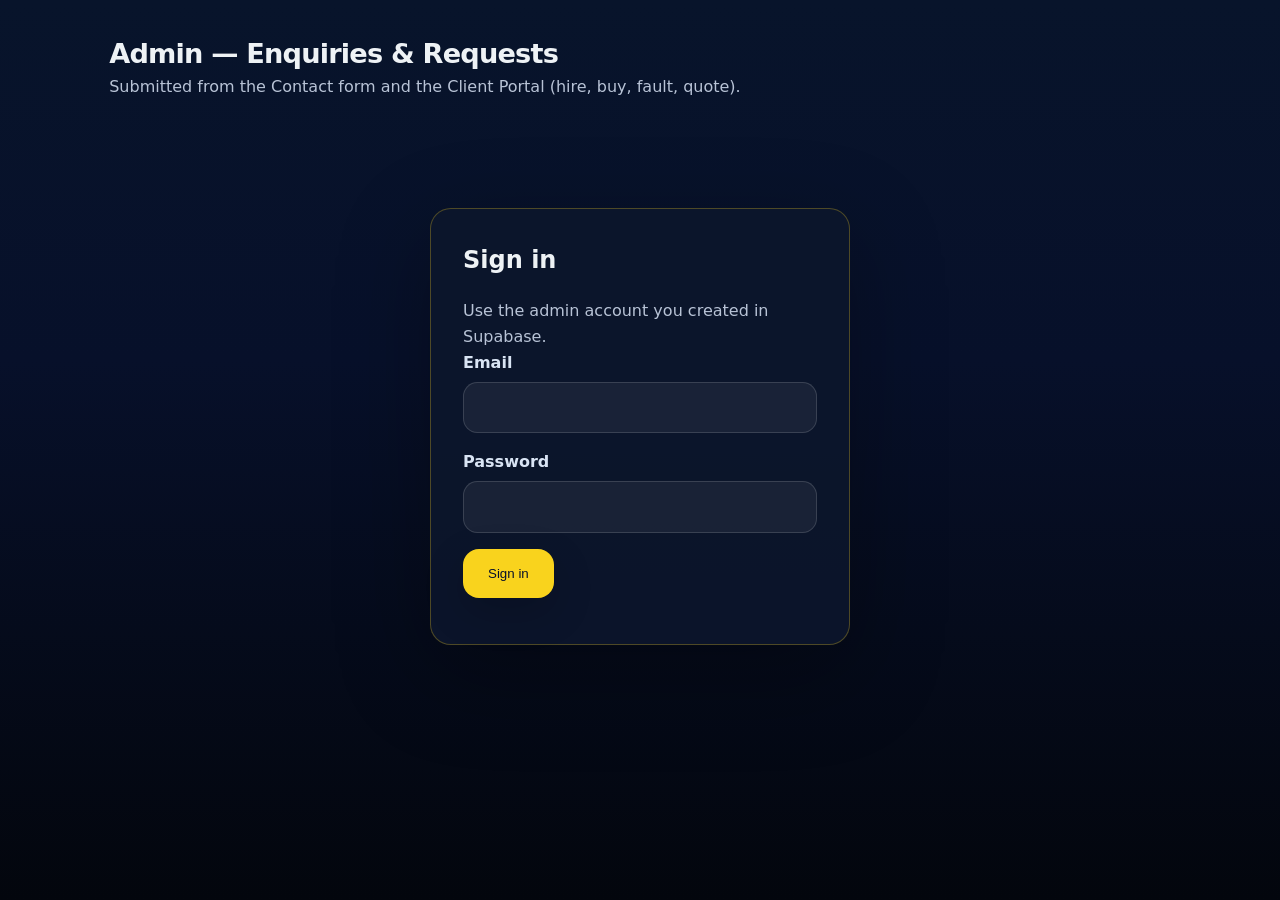
<file: admin.html>
<!DOCTYPE html>
<html lang="en">
<head>
<meta charset="UTF-8" />
<meta name="viewport" content="width=device-width, initial-scale=1.0" />
<title>Admin — Electrotrans Enquiries</title>
<link rel="stylesheet" href="styles.css" />
<style>
  :root { color-scheme: dark; }
  body { background: linear-gradient(180deg, #08142b 0%, #07102a 40%, #03060d 100%); font-family: Inter, system-ui, sans-serif; color: var(--text); margin: 0; }
  .admin-shell { max-width: 1100px; margin: 0 auto; padding: 2.5rem 1.2rem 4rem; }
  .admin-top { display: flex; flex-wrap: wrap; gap: 1rem; align-items: center; justify-content: space-between; margin-bottom: 1.8rem; }
  .admin-top h1 { margin: 0; font-size: 1.7rem; }
  .admin-sub { color: var(--muted); margin: .35rem 0 0; }
  .login-box {
    max-width: 420px; margin: 12vh auto 0; border: 1px solid var(--border);
    border-radius: 1.3rem; padding: 2rem; background: rgba(12, 22, 44, 0.92);
    box-shadow: 0 28px 95px rgba(0, 0, 0, 0.3);
  }
  .login-box h2 { margin: 0 0 1.2rem; }
  .login-box label { display: grid; gap: .4rem; font-weight: 600; color: var(--nav-text); margin-bottom: 1rem; }
  .login-box input { font: inherit; color: var(--text); background: rgba(255,255,255,.06); border: 1px solid rgba(255,255,255,.14); border-radius: .9rem; padding: .75rem 1rem; width: 100%; }
  .login-msg { margin-top: .9rem; font-size: .92rem; }
  .login-msg.ok { color: #7ee2a8; }
  .login-msg.err { color: #ff9b9b; }
  .admin-tabs { display: flex; gap: .5rem; margin-bottom: 1.4rem; flex-wrap: wrap; }
  .admin-tabs button {
    font: inherit; font-weight: 700; cursor: pointer; padding: .6rem 1.1rem; border-radius: .9rem;
    border: 1px solid rgba(255,255,255,.14); background: rgba(255,255,255,.06); color: var(--nav-text);
  }
  .admin-tabs button.active { background: var(--yellow); color: #07112c; border-color: transparent; }
  .admin-rows { display: grid; gap: 1rem; }
  .admin-row {
    border: 1px solid var(--border); border-radius: 1.1rem; padding: 1.2rem 1.3rem;
    background: rgba(12, 22, 44, 0.92);
  }
  .admin-row h3 { margin: 0 0 .35rem; font-size: 1.05rem; color: #f6f4eb; }
  .admin-row .meta { color: var(--muted); font-size: .88rem; margin: 0 0 .7rem; }
  .admin-row .body { color: #dfe6f1; line-height: 1.6; margin: 0 0 .9rem; }
  .admin-row .mono { font-family: ui-monospace, Consolas, monospace; color: var(--yellow); }
  .pill {
    display: inline-block; padding: .22rem .7rem; border-radius: 999px; font-size: .78rem; font-weight: 700;
    text-transform: uppercase; letter-spacing: .04em;
  }
  .pill.new { background: rgba(249,211,29,.18); color: var(--yellow); }
  .pill.done { background: rgba(126,226,168,.18); color: #7ee2a8; }
  .pill.seen { background: rgba(255,255,255,.12); color: var(--nav-text); }
  .admin-row .actions { display: flex; gap: .6rem; flex-wrap: wrap; }
  .admin-row .actions button {
    font: inherit; cursor: pointer; font-size: .88rem; padding: .45rem .9rem; border-radius: .7rem;
    border: 1px solid rgba(255,255,255,.16); background: rgba(255,255,255,.06); color: var(--nav-text);
  }
  .admin-row .actions button:hover { background: var(--yellow-soft); color: #fff; }
  .empty { color: var(--muted); text-align: center; padding: 3rem 0; }
  .signout { font: inherit; cursor: pointer; padding: .6rem 1.2rem; border-radius: .9rem; border: 1px solid rgba(255,255,255,.16); background: rgba(255,255,255,.06); color: var(--nav-text); }
  .badge-count {
    display: inline-block; min-width: 1.4em; text-align: center; border-radius: 999px; padding: .1rem .45rem;
    background: var(--yellow); color: #07112c; font-size: .82rem; font-weight: 800; margin-left: .35rem;
  }
  @media (max-width: 600px) { .admin-top { flex-direction: column; align-items: flex-start; } }
</style>
</head>
<body>
  <div class="admin-shell">
    <div class="admin-top">
      <div>
        <h1>Admin — Enquiries &amp; Requests</h1>
        <p class="admin-sub">Submitted from the Contact form and the Client Portal (hire, buy, fault, quote).</p>
      </div>
      <button class="signout" id="signout" hidden>Sign out</button>
    </div>

    <section class="login-box" id="login-box">
      <h2>Sign in</h2>
      <p class="admin-sub">Use the admin account you created in Supabase.</p>
      <form id="login-form">
        <label>
          Email
          <input type="email" id="login-email" required autocomplete="username" />
        </label>
        <label>
          Password
          <input type="password" id="login-pass" required autocomplete="current-password" />
        </label>
        <button class="button" type="submit">Sign in</button>
      </form>
      <p class="login-msg" id="login-msg" aria-live="polite"></p>
    </section>

    <div id="admin-view" hidden>
      <div class="admin-tabs" id="admin-tabs">
        <button type="button" data-tab="enquiries" class="active">Enquiries<span class="badge-count" id="count-enquiries">0</span></button>
        <button type="button" data-tab="requests">Requests<span class="badge-count" id="count-requests">0</span></button>
      </div>
      <div class="admin-rows" id="admin-rows"></div>
    </div>
  </div>

  <script src="assets/js/supabase-config.js"></script>
  <script src="assets/js/electrotrans-db.js"></script>
  <script>
    (function () {
      "use strict";
      var loginBox = document.getElementById("login-box");
      var adminView = document.getElementById("admin-view");
      var signoutBtn = document.getElementById("signout");
      var rows = document.getElementById("admin-rows");
      var msg = document.getElementById("login-msg");
      var activeTab = "enquiries";
      var cache = { enquiries: [], requests: [] };

      function setMsg(text, ok) {
        msg.textContent = text || "";
        msg.className = "login-msg " + (ok ? "ok" : ok === false ? "err" : "");
      }

      function renderList() {
        var items = cache[activeTab] || [];
        document.getElementById("count-" + activeTab).textContent = items.length;
        rows.innerHTML = "";
        if (!items.length) {
          var empty = document.createElement("p");
          empty.className = "empty";
          empty.textContent = "No submissions yet in this tab.";
          rows.appendChild(empty);
          return;
        }
        items.forEach(function (item) {
          var el = document.createElement("article");
          el.className = "admin-row";
          var isReq = activeTab === "requests";
          var title = isReq
            ? (item.kind ? item.kind.toUpperCase() + (item.equipment ? " — " + item.equipment : "") : "Request")
            : (item.name + (item.company ? " (" + item.company + ")" : ""));
          var meta = isReq
            ? new Date(item.created_at).toLocaleString() + " &middot; Ref " + (item.ref || "—") + (item.name ? " &middot; " + item.name : "") + (item.phone ? " &middot; " + item.phone : "")
            : new Date(item.created_at).toLocaleString() + " &middot; " + item.service + (item.phone ? " &middot; " + item.phone : "");
          var body = isReq
            ? (item.details || "")
            : (item.message || "");
          var statusPill = item.status === "done"
            ? '<span class="pill done">done</span>'
            : item.status === "seen"
              ? '<span class="pill seen">seen</span>'
              : '<span class="pill new">new</span>';
          el.innerHTML =
            "<h3>" + title + "</h3>" +
            "<p class='meta'>" + meta + "</p>" +
            (body ? "<p class='body'>" + body + "</p>" : "") +
            (isReq && item.files ? "<p class='body'>Files attached: " + item.files + "</p>" : "") +
            "<p class='mono'>" + item.email + "</p>" +
            "<div class='actions'><button type='button' data-table='" + (isReq ? "requests" : "enquiries") + "' data-id='" + item.id + "' data-status='seen'>Mark seen</button><button type='button' data-table='" + (isReq ? "requests" : "enquiries") + "' data-id='" + item.id + "' data-status='done'>Mark done</button></div>" +
            statusPill;
          rows.appendChild(el);
        });
      }

      function load(tab) {
        return window.ElectrotransDB.adminFetch(tab).then(function (res) {
          if (res.error) throw res.error;
          cache[tab] = res.data || [];
          renderList();
        });
      }

      function switchTab(tab) {
        activeTab = tab;
        document.querySelectorAll("#admin-tabs button").forEach(function (b) {
          b.classList.toggle("active", b.getAttribute("data-tab") === tab);
        });
        if (cache[tab].length) renderList();
        else load(tab).catch(function (e) { setMsg("Load failed: " + e.message, false); });
      }

      document.getElementById("login-form").addEventListener("submit", function (e) {
        e.preventDefault();
        var email = document.getElementById("login-email").value.trim();
        var pass = document.getElementById("login-pass").value;
        var btn = e.target.querySelector("button[type=submit]");
        btn.disabled = true;
        setMsg("Signing in…", true);
        window.ElectrotransDB.signIn(email, pass).then(function (res) {
          if (res.error) throw res.error;
          setMsg("", true);
        }).catch(function (err) {
          setMsg(err.message || "Sign in failed", false);
          btn.disabled = false;
        });
      });

      document.getElementById("signout").addEventListener("click", function () {
        window.ElectrotransDB.signOut().then(function () {
          loginBox.hidden = false;
          adminView.hidden = true;
          signoutBtn.hidden = true;
        });
      });

      document.getElementById("admin-rows").addEventListener("click", function (e) {
        var btn = e.target.closest("button[data-table]");
        if (!btn) return;
        var table = btn.getAttribute("data-table");
        var id = btn.getAttribute("data-id");
        var status = btn.getAttribute("data-status");
        window.ElectrotransDB.adminUpdateStatus(table, id, status).then(function (res) {
          if (res.error) throw res.error;
          return load(activeTab);
        }).catch(function (err) { alert("Update failed: " + err.message); });
      });

      document.getElementById("admin-tabs").addEventListener("click", function (e) {
        var btn = e.target.closest("button[data-tab]");
        if (btn) switchTab(btn.getAttribute("data-tab"));
      });

      window.ElectrotransDB.onAuthChange(function (event) {
        if (event === "SIGNED_IN") {
          loginBox.hidden = true;
          adminView.hidden = false;
          signoutBtn.hidden = false;
          load(activeTab).catch(function (e) { alert("Load failed: " + e.message); });
        } else if (event === "SIGNED_OUT") {
          cache = { enquiries: [], requests: [] };
        }
      });
    })();
  </script>
</body>
</html>
</file>
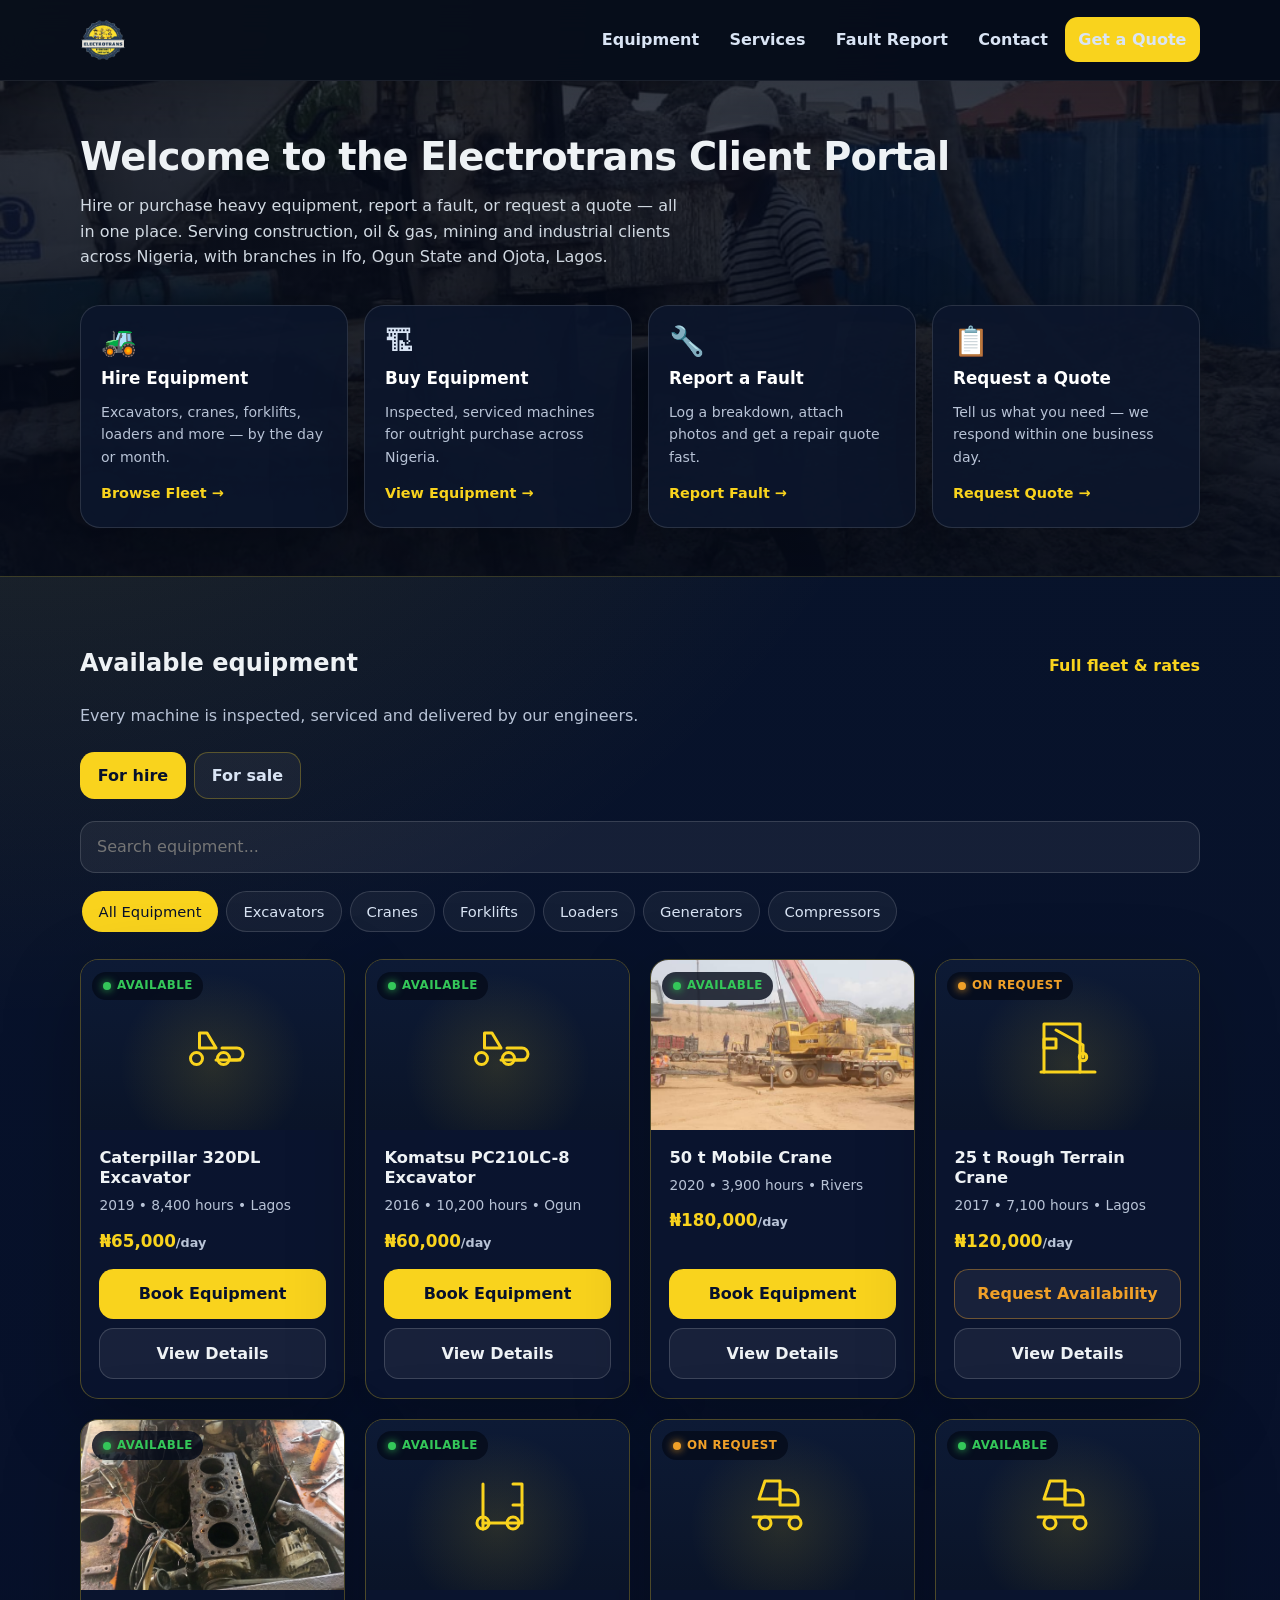
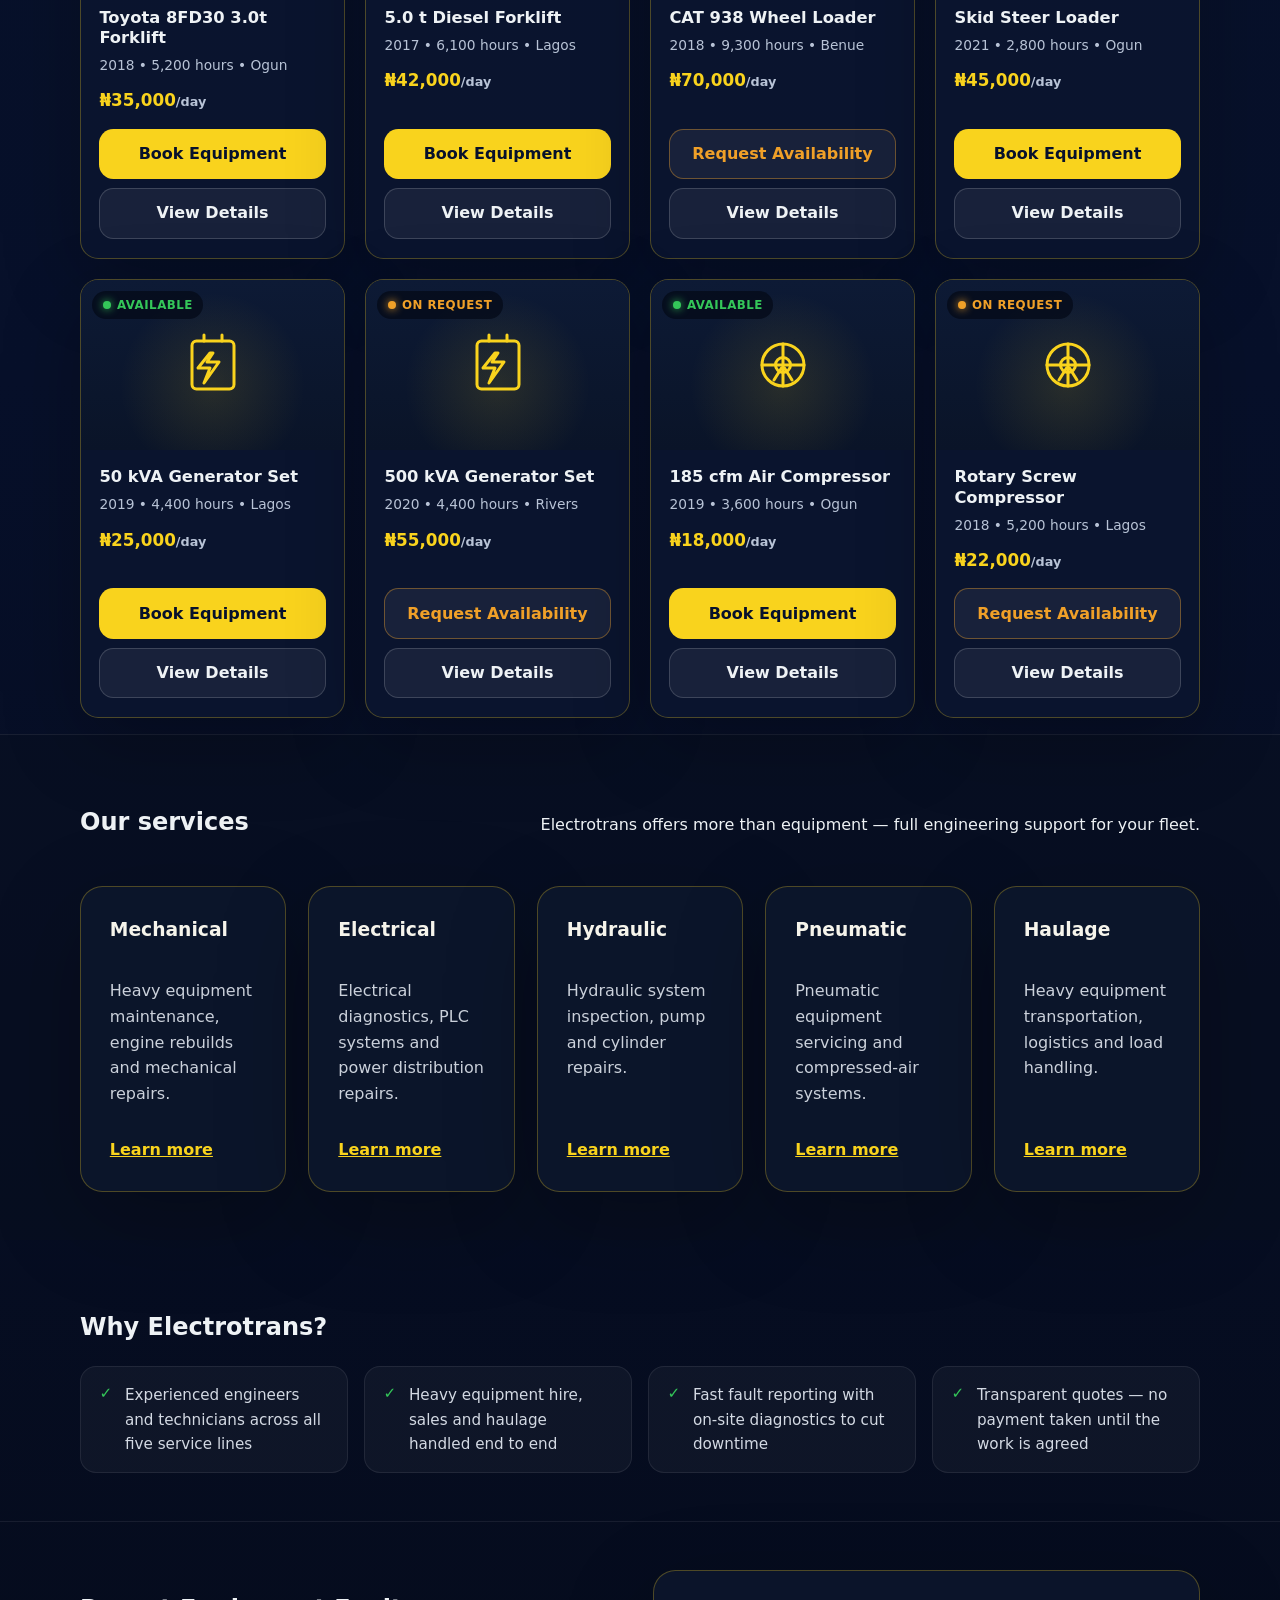
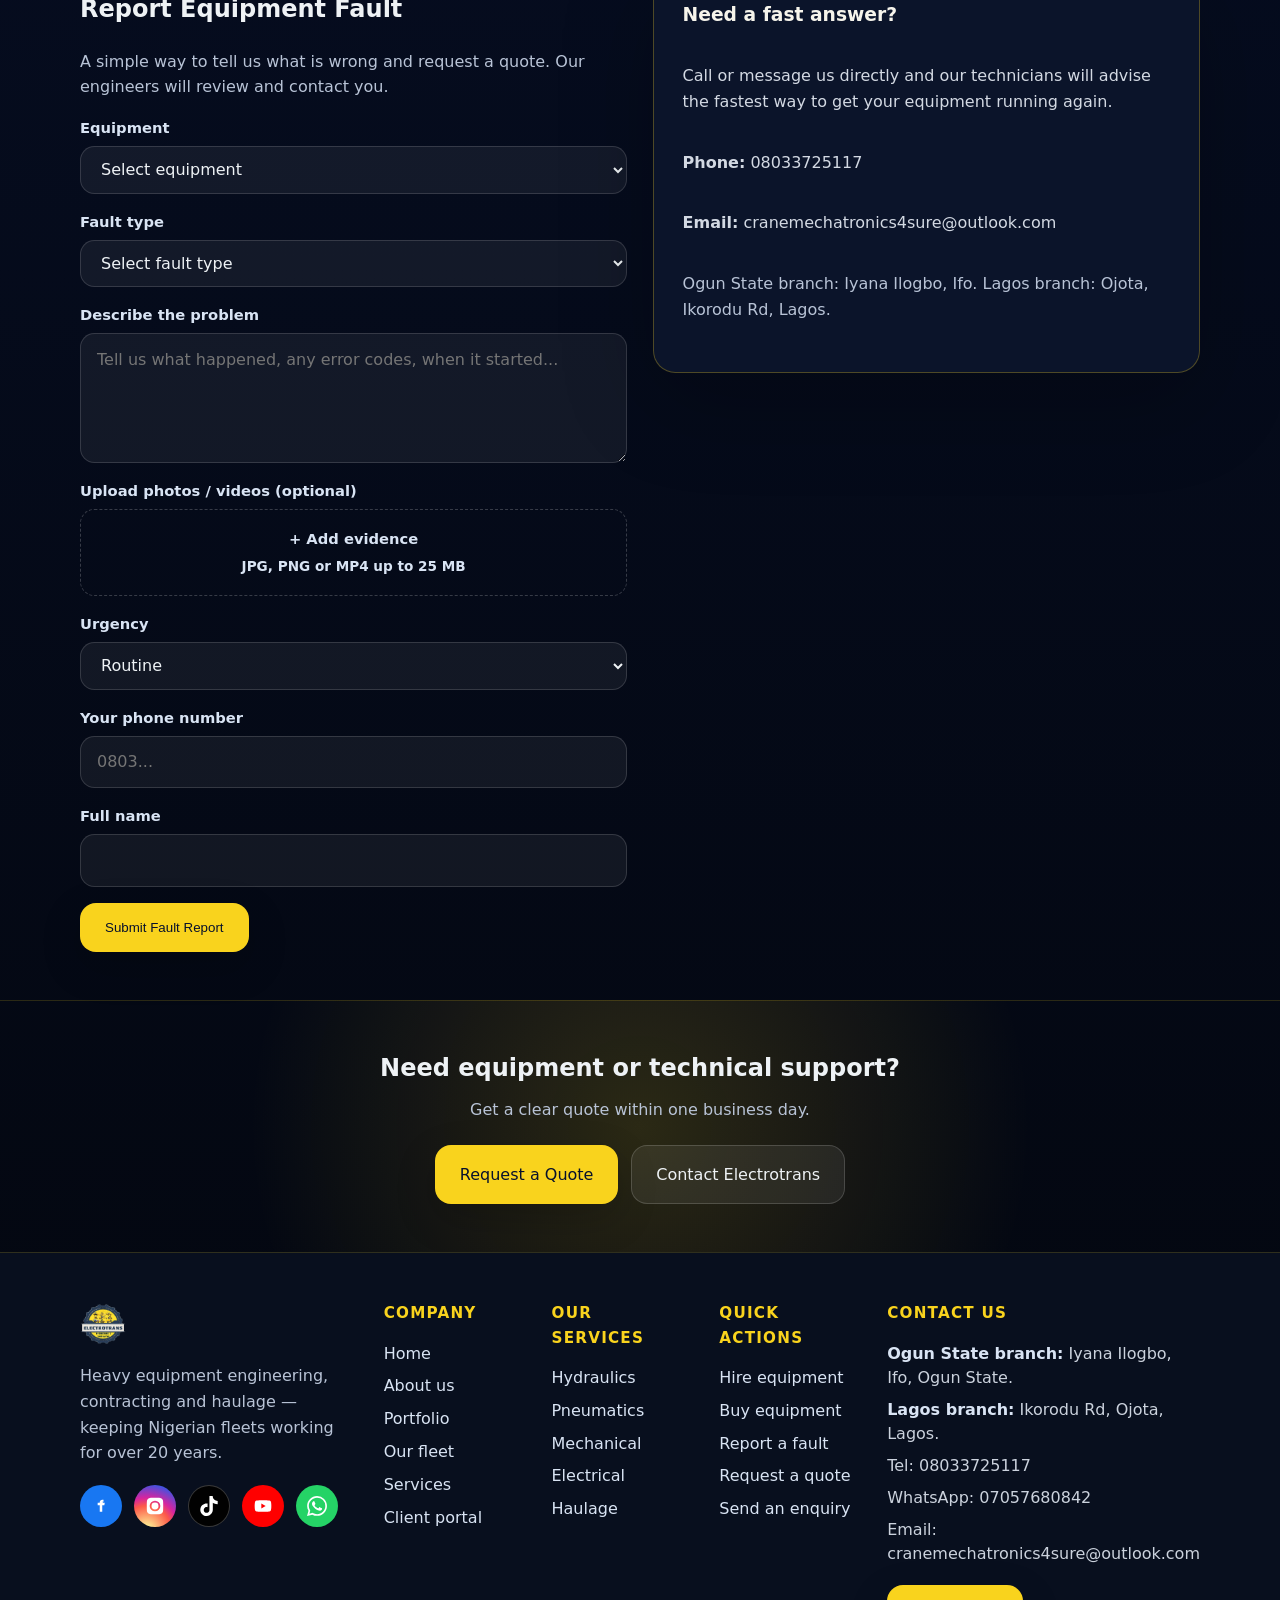
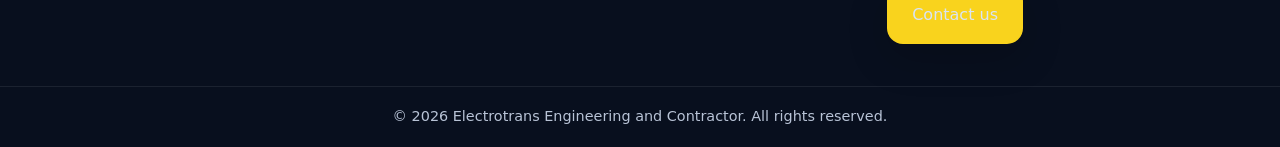
<file: app.html>
<!doctype html>
<html lang="en">
<head>
  <meta charset="utf-8" />
  <meta name="viewport" content="width=device-width,initial-scale=1" />
  <title>Equipment &amp; Services Portal — Electrotrans Engineering and Contractor</title>
  <link rel="stylesheet" href="styles.css" />
  <link rel="icon" type="image/png" href="assets/logo-transparent.png" />
  <meta name="description" content="Hire or purchase heavy equipment, request maintenance, report a fault, or get a quote with Electrotrans Engineering and Contractor." />
  <style>
    :root {
      --ok: #34c759;
      --ok-soft: rgba(52, 199, 89, 0.14);
      --warn: #f0a028;
      --warn-soft: rgba(240, 160, 40, 0.14);
      --danger: #e5484d;
      --danger-soft: rgba(229, 72, 77, 0.14);
    }
    html { scroll-behavior: smooth; }
    body { display: flex; flex-direction: column; min-height: 100vh; }
    main { flex: 1; }
    .site-header {
      padding: .55rem 0;
      background: rgba(6, 12, 26, 0.92);
    }
    .site-header .header-inner { padding: .5rem 0; gap: .6rem; }
    .site-logo { height: 46px; }
    .portal-nav {
      display: flex;
      flex-wrap: wrap;
      gap: .2rem;
      align-items: center;
      margin-left: auto;
    }
    .portal-nav a {
      color: var(--nav-text);
      font-weight: 600;
      padding: .6rem .85rem;
      border-radius: .8rem;
      text-decoration: none;
      transition: background .2s ease, color .2s ease;
    }
    .portal-nav a:hover { background: var(--yellow-soft); color: #fff; }
    .portal-cta {
      background: var(--yellow);
      color: #07112c;
      border-radius: .8rem;
      padding: .6rem 1.1rem;
      font-weight: 800;
      text-decoration: none;
      transition: background .2s ease, color .2s ease;
    }
    .portal-cta:hover { background: #fff; color: #07112c; }
    .hero-portal {
      position: relative;
      overflow: hidden;
      padding: 3.5rem 0 3rem;
      border-bottom: 1px solid rgba(249, 211, 29, .16);
    }
    .hero-portal::before {
      content: '';
      position: absolute;
      inset: 0;
      background: linear-gradient(180deg, rgba(6, 12, 26, .78), rgba(6, 12, 26, .94)),
        url('assets/portfolio/p12-44.jpg') center/cover no-repeat;
      pointer-events: none;
    }
    .hero-portal .container { position: relative; }
    .hero-portal h1 { margin: 0; font-size: clamp(2rem, 3vw, 3rem); letter-spacing: -.02em; }
    .hero-portal p { margin: 1rem 0 0; max-width: 60ch; color: #d1d9e2; }
    .portal-actions { display: flex; flex-wrap: wrap; gap: .8rem; margin-top: 2rem; }
    .portal-actions .button { min-width: 170px; }
    .portal-actions .ghost {
      background: rgba(255, 255, 255, 0.07);
      color: #eef2f5;
      border: 1px solid rgba(255, 255, 255, 0.16);
      box-shadow: none;
    }
    .portal-actions .ghost:hover { background: var(--yellow-soft); color: #fff; }
    .action-grid {
      display: grid;
      grid-template-columns: repeat(auto-fit, minmax(190px, 1fr));
      gap: 1rem;
      margin-top: 2.2rem;
    }
    .action-card {
      display: flex;
      flex-direction: column;
      gap: .55rem;
      padding: 1.35rem 1.25rem;
      border-radius: 1.25rem;
      background: rgba(12, 22, 44, 0.92);
      border: 1px solid rgba(255, 255, 255, 0.12);
      box-shadow: 0 28px 95px rgba(0, 0, 0, .23);
      text-decoration: none;
      color: var(--nav-text);
      transition: transform .18s ease, border-color .18s ease;
    }
    .action-card:hover { transform: translateY(-3px); border-color: rgba(249, 211, 29, .4); }
    .action-card .emoji { font-size: 1.8rem; line-height: 1; }
    .action-card h3 { margin: 0; color: #fff; font-size: 1.05rem; }
    .action-card p { margin: 0; font-size: .88rem; color: var(--muted); }
    .action-card .go {
      margin-top: .3rem;
      color: var(--yellow);
      font-weight: 700;
      font-size: .9rem;
    }
    .marketplace { padding: 3rem 0 1rem; }
    .search-bar input[type="search"] {
      font: inherit;
      color: var(--text);
      background: rgba(255, 255, 255, 0.06);
      border: 1px solid rgba(255, 255, 255, 0.14);
      border-radius: .95rem;
      padding: .75rem 1rem;
      width: 100%;
    }
    .search-bar input[type="search"]:focus {
      outline: none;
      border-color: var(--yellow);
      box-shadow: 0 0 0 3px var(--yellow-soft);
    }
    .chip-scroll {
      display: flex;
      gap: .5rem;
      overflow-x: auto;
      padding: .2rem .1rem .6rem;
      scrollbar-width: thin;
    }
    .chip-scroll::-webkit-scrollbar { height: 6px; }
    .chip-scroll::-webkit-scrollbar-thumb { background: var(--border); border-radius: 999px; }
    .chip {
      flex: 0 0 auto;
      border: 1px solid rgba(255, 255, 255, 0.14);
      background: rgba(255, 255, 255, 0.05);
      color: var(--nav-text);
      padding: .5rem 1rem;
      border-radius: 999px;
      font: inherit;
      font-size: .92rem;
      cursor: pointer;
      white-space: nowrap;
    }
    .chip:hover { background: var(--yellow-soft); }
    .chip[aria-pressed="true"] { background: var(--yellow); color: #07112c; border-color: rgba(249, 211, 29, .35); }
    .train-tabs { display: flex; gap: .5rem; margin: .2rem 0 1.4rem; }
    .train-tab {
      border: 1px solid var(--border);
      background: rgba(255, 255, 255, 0.05);
      color: var(--nav-text);
      padding: .6rem 1.05rem;
      border-radius: .9rem;
      font: inherit;
      font-weight: 700;
      cursor: pointer;
    }
    .train-tab:hover { background: var(--yellow-soft); }
    .train-tab[aria-pressed="true"] { background: var(--yellow); color: #07112c; }
    .equip-grid {
      display: grid;
      gap: 1.25rem;
      grid-template-columns: repeat(auto-fill, minmax(250px, 1fr));
    }
    .equip-card {
      border: 1px solid var(--border);
      border-radius: 1.15rem;
      overflow: hidden;
      background: var(--surface);
      box-shadow: 0 24px 80px rgba(0, 0, 0, .24);
      display: flex;
      flex-direction: column;
      transition: transform .22s ease, border-color .22s ease;
    }
    .equip-card:hover { transform: translateY(-4px); border-color: rgba(249, 211, 29, .4); }
    .card-media { position: relative; height: 170px; background: #0a1428; }
    .card-media img, .card-media .illus {
      width: 100%;
      height: 100%;
      object-fit: cover;
      display: block;
    }
    .card-media .illus {
      display: flex;
      align-items: center;
      justify-content: center;
      color: var(--yellow);
      background: radial-gradient(circle at 50% 62%, rgba(249, 211, 29, .12), transparent 55%),
        linear-gradient(180deg, #0d1a35, #0a1428);
    }
    .card-media .illus svg { width: 72px; height: 72px; }
    .avail-badge {
      position: absolute;
      top: .7rem;
      left: .7rem;
      display: inline-flex;
      align-items: center;
      gap: .4rem;
      font-size: .74rem;
      font-weight: 800;
      text-transform: uppercase;
      letter-spacing: .04em;
      padding: .3rem .65rem;
      border-radius: 999px;
      background: rgba(6, 12, 26, .82);
    }
    .avail-badge::before { content: ''; width: 8px; height: 8px; border-radius: 50%; }
    .avail-badge.ok { color: var(--ok); }
    .avail-badge.ok::before { background: var(--ok); box-shadow: 0 0 8px var(--ok); }
    .avail-badge.req { color: var(--warn); }
    .avail-badge.req::before { background: var(--warn); box-shadow: 0 0 8px var(--warn); }
    .card-body { padding: 1.1rem 1.15rem 1.2rem; display: flex; flex-direction: column; flex: 1; }
    .card-body h3 { margin: 0; font-size: 1.02rem; line-height: 1.25; }
    .card-body .model { color: var(--muted); font-size: .86rem; margin: .35rem 0 .7rem; }
    .card-body .meta-row { margin-bottom: .9rem; }
    .price { font-weight: 800; color: var(--yellow); font-size: 1.05rem; }
    .price small { color: var(--muted); font-weight: 600; font-size: .8rem; }
    .card-actions { margin-top: auto; display: grid; gap: .55rem; }
    .btn-block {
      display: inline-flex;
      align-items: center;
      justify-content: center;
      width: 100%;
      font: inherit;
      font-weight: 800;
      padding: .72rem 1rem;
      border-radius: .9rem;
      cursor: pointer;
      text-decoration: none;
      transition: background .2s ease, color .2s ease, transform .2s ease;
    }
    .btn-block:hover { transform: translateY(-1px); }
    .btn-yellow { background: var(--yellow); color: #07112c; border: 1px solid rgba(249, 211, 29, .25); }
    .btn-yellow:hover { background: #fff; }
    .btn-outline { background: rgba(255, 255, 255, 0.06); color: #eef2f5; border: 1px solid rgba(255, 255, 255, 0.16); }
    .btn-outline:hover { background: var(--yellow-soft); }
    .btn-outline.warn { color: var(--warn); border-color: rgba(240, 160, 40, .4); }
    .btn-outline.warn:hover { background: var(--warn-soft); color: #f0c068; }
    .empty-state {
      text-align: center;
      color: var(--muted);
      padding: 2.5rem 1rem;
      border: 1px dashed var(--border);
      border-radius: 1.2rem;
    }
    .services {
      padding: 3rem 0;
      border-top: 1px solid rgba(255, 255, 255, 0.07);
      background: rgba(9, 16, 31, .55);
    }
    .services .cards { grid-template-columns: repeat(auto-fit, minmax(200px, 1fr)); }
    .why { padding: 3rem 0; }
    .why-grid { display: grid; gap: 1rem; grid-template-columns: repeat(auto-fit, minmax(230px, 1fr)); }
    .why-item {
      display: flex;
      gap: .8rem;
      align-items: flex-start;
      border: 1px solid rgba(255, 255, 255, 0.08);
      border-radius: 1rem;
      padding: 1rem 1.15rem;
      background: rgba(255, 255, 255, 0.04);
      color: #d3d9e3;
      font-size: .95rem;
    }
    .why-item .tick {
      color: var(--ok);
      font-weight: 900;
      line-height: 1.4;
    }
    .cta-band {
      padding: 3rem 0;
      text-align: center;
      border-top: 1px solid rgba(249, 211, 29, .16);
      background: radial-gradient(circle at center, var(--yellow-soft), transparent 60%);
    }
    .cta-band .portal-actions { justify-content: center; margin-top: 1.4rem; }
    .fault { padding: 3rem 0; border-top: 1px solid rgba(255, 255, 255, 0.07); }
    .app-form { display: grid; gap: 1rem; }
    .app-form .grid-2 { gap: 1rem; }
    .field { display: grid; gap: .4rem; }
    .field label { font-size: .92rem; color: var(--nav-text); font-weight: 600; }
    .field input, .field select, .field textarea {
      font: inherit;
      color: var(--text);
      background: rgba(255, 255, 255, 0.06);
      border: 1px solid rgba(255, 255, 255, 0.14);
      border-radius: .9rem;
      padding: .78rem 1rem;
      width: 100%;
    }
    .field textarea { resize: vertical; }
    .field input:focus, .field select:focus, .field textarea:focus {
      outline: none;
      border-color: var(--yellow);
      box-shadow: 0 0 0 3px var(--yellow-soft);
    }
    .file-field { border: 1.5px dashed rgba(255, 255, 255, 0.2); border-radius: .9rem; padding: 1.1rem; text-align: center; color: var(--muted); cursor: pointer; }
    .file-field input { position: absolute; width: 1px; height: 1px; opacity: 0; }
    .file-field:hover { border-color: var(--yellow); color: var(--yellow); }
    .file-field span { font-weight: 700; }
    .status {
      border: 1px solid var(--border);
      border-radius: 1rem;
      background: var(--ok-soft);
      color: #eafff0;
      padding: 1rem 1.2rem;
      font-weight: 700;
    }
    .status code { color: var(--ok); }
    .modal-backdrop {
      position: fixed;
      inset: 0;
      background: rgba(3, 6, 13, 0.72);
      backdrop-filter: blur(4px);
      z-index: 150;
      display: flex;
      align-items: center;
      justify-content: center;
      padding: 1rem;
    }
    .modal {
      width: min(680px, 100%);
      max-height: 92vh;
      overflow: auto;
      border: 1px solid var(--border);
      border-radius: 1.4rem;
      background: var(--surface);
      box-shadow: 0 40px 130px rgba(0, 0, 0, .5);
    }
    .modal-media { height: 220px; background: #0a1428; }
    .modal-media img, .modal-media .illus {
      width: 100%;
      height: 100%;
      object-fit: cover;
      display: block;
    }
    .modal-media .illus {
      display: flex;
      align-items: center;
      justify-content: center;
      color: var(--yellow);
      background: radial-gradient(circle at 50% 62%, rgba(249, 211, 29, .14), transparent 55%),
        linear-gradient(180deg, #0d1a35, #0a1428);
    }
    .modal-media .illus svg { width: 110px; height: 110px; }
    .modal-body { padding: 1.6rem; }
    .modal-body h2 { margin: 0 0 .25rem; }
    .modal-body .model { color: var(--muted); margin: 0 0 1.1rem; }
    .spec-list { list-style: none; padding: 0; margin: 0 0 1.2rem; }
    .spec-list li {
      display: flex;
      justify-content: space-between;
      gap: 1rem;
      padding: .55rem 0;
      border-bottom: 1px solid rgba(255, 255, 255, 0.08);
      color: #cbd1db;
      font-size: .95rem;
    }
    .spec-list li strong { color: #eef2f5; text-align: right; }
    .modal-foot { display: flex; flex-wrap: wrap; gap: .8rem; margin-top: 1.2rem; }
    .modal-foot .btn-block { width: auto; flex: 1 1 160px; }
    .modal-close {
      position: absolute;
      top: .7rem;
      right: .7rem;
      width: 34px;
      height: 34px;
      border-radius: 50%;
      border: 1px solid rgba(255, 255, 255, 0.2);
      background: rgba(6, 12, 26, .8);
      color: #fff;
      font-size: 1.05rem;
      cursor: pointer;
      z-index: 2;
    }
    [hidden] { display: none !important; }
    @media (max-width: 850px) {
      .portal-nav { width: 100%; order: 3; justify-content: flex-start; }
      .site-header .header-inner { gap: .4rem; }
    }
    @media (max-width: 560px) {
      .equip-grid { grid-template-columns: 1fr; }
    }
    @media (min-width: 561px) and (max-width: 820px) {
      .equip-grid { grid-template-columns: repeat(2, 1fr); }
    }
  </style>
</head>
<body>
  <header class="site-header">
    <div class="container header-inner">
      <a class="logo-link" href="index.html">
        <img class="site-logo" src="assets/logo-transparent.png" alt="Electrotrans Engineering and Contractor logo" />
      </a>
      <nav class="portal-nav" aria-label="Portal navigation">
        <a href="#marketplace">Equipment</a>
        <a href="#services">Services</a>
        <a href="#fault">Fault Report</a>
        <a href="contact.html">Contact</a>
        <a class="portal-cta" href="#fault">Get a Quote</a>
      </nav>
    </div>
  </header>

  <main>
    <section class="hero-portal">
      <div class="container">
        <h1>Welcome to the Electrotrans Client Portal</h1>
        <p>Hire or purchase heavy equipment, report a fault, or request a quote — all in one place. Serving construction, oil &amp; gas, mining and industrial clients across Nigeria, with branches in Ifo, Ogun State and Ojota, Lagos.</p>
        <div class="action-grid">
          <a class="action-card" href="#marketplace">
            <span class="emoji" aria-hidden="true">🚜</span>
            <h3>Hire Equipment</h3>
            <p>Excavators, cranes, forklifts, loaders and more — by the day or month.</p>
            <span class="go">Browse Fleet →</span>
          </a>
          <a class="action-card" href="#marketplace" data-mode="buy">
            <span class="emoji" aria-hidden="true">🏗</span>
            <h3>Buy Equipment</h3>
            <p>Inspected, serviced machines for outright purchase across Nigeria.</p>
            <span class="go">View Equipment →</span>
          </a>
          <a class="action-card" href="#fault">
            <span class="emoji" aria-hidden="true">🔧</span>
            <h3>Report a Fault</h3>
            <p>Log a breakdown, attach photos and get a repair quote fast.</p>
            <span class="go">Report Fault →</span>
          </a>
          <a class="action-card" href="#fault">
            <span class="emoji" aria-hidden="true">📋</span>
            <h3>Request a Quote</h3>
            <p>Tell us what you need — we respond within one business day.</p>
            <span class="go">Request Quote →</span>
          </a>
        </div>
      </div>
    </section>

    <section id="marketplace" class="marketplace">
      <div class="container">
        <div class="section-head">
          <div>
            <h2>Available equipment</h2>
            <p style="color:var(--muted);margin:.3rem 0 0">Every machine is inspected, serviced and delivered by our engineers.</p>
          </div>
          <a class="text-link" href="fleet.html">Full fleet &amp; rates</a>
        </div>

        <div class="train-tabs" role="group" aria-label="Market mode">
          <button class="train-tab" type="button" aria-pressed="true" id="mode-hire">For hire</button>
          <button class="train-tab" type="button" aria-pressed="false" id="mode-buy">For sale</button>
        </div>

        <div class="search-bar" style="margin-bottom:.9rem">
          <input id="search" type="search" placeholder="Search equipment..." aria-label="Search equipment" />
        </div>
        <div class="chip-scroll" id="cat-chips" aria-label="Filter by equipment type"></div>

        <div class="equip-grid" id="equip-grid" style="margin-top:1.1rem"></div>
      </div>
    </section>

    <section id="services" class="services">
      <div class="container">
        <div class="section-head">
          <h2>Our services</h2>
          <p>Electrotrans offers more than equipment — full engineering support for your fleet.</p>
        </div>
        <div class="cards">
          <article class="card">
            <h3>Mechanical</h3>
            <p>Heavy equipment maintenance, engine rebuilds and mechanical repairs.</p>
            <a href="services/mechanical.html">Learn more</a>
          </article>
          <article class="card">
            <h3>Electrical</h3>
            <p>Electrical diagnostics, PLC systems and power distribution repairs.</p>
            <a href="services/electrical.html">Learn more</a>
          </article>
          <article class="card">
            <h3>Hydraulic</h3>
            <p>Hydraulic system inspection, pump and cylinder repairs.</p>
            <a href="services/hydraulics.html">Learn more</a>
          </article>
          <article class="card">
            <h3>Pneumatic</h3>
            <p>Pneumatic equipment servicing and compressed-air systems.</p>
            <a href="services/pneumatics.html">Learn more</a>
          </article>
          <article class="card">
            <h3>Haulage</h3>
            <p>Heavy equipment transportation, logistics and load handling.</p>
            <a href="services/haulage.html">Learn more</a>
          </article>
        </div>
      </div>
    </section>

    <section class="why">
      <div class="container">
        <h2>Why Electrotrans?</h2>
        <div class="why-grid">
          <div class="why-item"><span class="tick">&#10003;</span><span>Experienced engineers and technicians across all five service lines</span></div>
          <div class="why-item"><span class="tick">&#10003;</span><span>Heavy equipment hire, sales and haulage handled end to end</span></div>
          <div class="why-item"><span class="tick">&#10003;</span><span>Fast fault reporting with on-site diagnostics to cut downtime</span></div>
          <div class="why-item"><span class="tick">&#10003;</span><span>Transparent quotes — no payment taken until the work is agreed</span></div>
        </div>
      </div>
    </section>

    <section id="fault" class="fault">
      <div class="container grid-2" style="display:grid;grid-template-columns:minmax(0,1fr) minmax(0,1fr);gap:1.6rem;align-items:start">
        <div>
          <h2>Report Equipment Fault</h2>
          <p style="color:var(--muted)">A simple way to tell us what is wrong and request a quote. Our engineers will review and contact you.</p>
          <form class="app-form" id="fault-form">
            <div class="field">
              <label for="f-equipment">Equipment</label>
              <select id="f-equipment" required>
                <option value="">Select equipment</option>
                <option value="excavator">Excavator</option>
                <option value="crane">Crane</option>
                <option value="forklift">Forklift</option>
                <option value="loader">Loader</option>
                <option value="generator">Generator</option>
                <option value="compressor">Air compressor</option>
                <option value="other">Other / unknown</option>
              </select>
            </div>
            <div class="field">
              <label for="f-fault">Fault type</label>
              <select id="f-fault" required>
                <option value="">Select fault type</option>
                <option value="mechanical">Mechanical</option>
                <option value="electrical">Electrical</option>
                <option value="hydraulic">Hydraulic</option>
                <option value="pneumatic">Pneumatic</option>
                <option value="other">Other</option>
              </select>
            </div>
            <div class="field">
              <label for="f-desc">Describe the problem</label>
              <textarea id="f-desc" rows="4" placeholder="Tell us what happened, any error codes, when it started..." required></textarea>
            </div>
            <div class="field">
              <label id="f-files-label">Upload photos / videos (optional)</label>
              <label class="file-field" for="f-files">
                <span>&#43; Add evidence</span>
                <p style="margin:.3rem 0 0;font-size:.85rem">JPG, PNG or MP4 up to 25 MB</p>
                <input id="f-files" type="file" accept="image/*,video/*" multiple />
              </label>
            </div>
            <div class="app-form grid-2">
              <div class="field">
                <label for="f-urgency">Urgency</label>
                <select id="f-urgency" required>
                  <option value="routine">Routine</option>
                  <option value="urgent">Urgent</option>
                </select>
              </div>
              <div class="field">
                <label for="f-phone">Your phone number</label>
                <input id="f-phone" type="tel" placeholder="0803..." required />
              </div>
            </div>
            <div class="field">
              <label for="f-name">Full name</label>
              <input id="f-name" type="text" required />
            </div>
            <div>
              <button class="button" type="submit">Submit Fault Report</button>
            </div>
          </form>
          <p class="status" id="fault-done" hidden>Fault report received &mdash; reference <code id="fault-ref"></code>. Our engineers will contact you shortly to confirm next steps and a quote.</p>
        </div>
        <aside class="card">
          <h3>Need a fast answer?</h3>
          <p style="color:#d3d9e3">Call or message us directly and our technicians will advise the fastest way to get your equipment running again.</p>
          <p style="color:#d3d9e3"><strong>Phone:</strong> 08033725117</p>
          <p style="color:#d3d9e3"><strong>Email:</strong> cranemechatronics4sure@outlook.com</p>
          <p style="color:var(--muted)">Ogun State branch: Iyana Ilogbo, Ifo. Lagos branch: Ojota, Ikorodu Rd, Lagos.</p>
        </aside>
      </div>
    </section>

    <section class="cta-band">
      <div class="container">
        <h2>Need equipment or technical support?</h2>
        <p>Get a clear quote within one business day.</p>
        <div class="portal-actions">
          <a class="button" href="#fault">Request a Quote</a>
          <a class="button ghost" href="contact.html">Contact Electrotrans</a>
        </div>
      </div>
    </section>
  </main>

  <div class="modal-backdrop" id="modal" hidden>
    <div class="modal">
      <button class="modal-close" type="button" id="modal-close" aria-label="Close">&#215;</button>
      <div class="modal-media" id="modal-media"></div>
      <div class="modal-body">
        <h2 id="modal-title"></h2>
        <p class="model" id="modal-model"></p>
        <ul class="spec-list" id="modal-specs"></ul>
        <div class="modal-foot">
          <button class="btn-block btn-yellow" type="button" id="modal-book" data-kind="hire">Book Hire</button>
          <button class="btn-block btn-outline" type="button" id="modal-quote" data-kind="quote">Request Quote</button>
        </div>
        <p class="status" id="modal-done" hidden>Request received &mdash; reference <code id="modal-ref"></code>. We will confirm availability and cost shortly.</p>
      </div>
    </div>
  </div>

  <footer class="site-footer">
  <div class="container fat-footer">
    <div class="ff-brand">
      <a class="logo-link" href="index.html">
        <img class="site-logo" src="assets/logo-transparent.png" alt="Electrotrans Engineering and Contractor logo" />
      </a>
      <p class="ff-tagline">Heavy equipment engineering, contracting and haulage — keeping Nigerian fleets working for over 20 years.</p>
      <div class="footer-socials">
          <a class="social-link facebook" href="https://www.facebook.com/ElectrotransEngineeringAndContractor" target="_blank" rel="noopener noreferrer" aria-label="Facebook">
            <svg viewBox="0 0 24 24" aria-hidden="true"><path d="M13.5 7H15V4.5h-1.5c-1.66 0-3 1.34-3 3V8H8v3h2.5v8h3v-8H16l.5-3h-2z"/></svg>
          </a>
          <a class="social-link instagram" href="https://www.instagram.com/electrotrans_engineering" target="_blank" rel="noopener noreferrer" aria-label="Instagram">
            <svg viewBox="0 0 24 24" aria-hidden="true"><path d="M12 2.16c3.2 0 3.58.01 4.85.07 1.17.05 1.8.25 2.23.41.56.22.96.48 1.38.9.42.42.68.82.9 1.38.16.42.36 1.06.41 2.23.06 1.27.07 1.65.07 4.85s-.01 3.58-.07 4.85c-.05 1.17-.25 1.8-.41 2.23a3.7 3.7 0 0 1-.9 1.38c-.42.42-.82.68-1.38.9-.42.16-1.06.36-2.23.41-1.27.06-1.65.07-4.85.07s-3.58-.01-4.85-.07c-1.17-.05-1.8-.25-2.23-.41a3.7 3.7 0 0 1-1.38-.9 3.7 3.7 0 0 1-.9-1.38c-.16-.42-.36-1.06-.41-2.23-.06-1.27-.07-1.65-.07-4.85s.01-3.58.07-4.85c.05-1.17.25-1.8.41-2.23.22-.56.48-.96.9-1.38.42-.42.82-.68 1.38-.9.42-.16 1.06-.36 2.23-.41 1.27-.06 1.65-.07 4.85-.07zm0 3.4A6.44 6.44 0 1 0 18.44 12 6.44 6.44 0 0 0 12 5.56zm0 10.62a4.18 4.18 0 1 1 4.18-4.18 4.18 4.18 0 0 1-4.18 4.18zm6.7-11.05a1.5 1.5 0 1 1-1.5-1.5 1.5 1.5 0 0 1 1.5 1.5z"/></svg>
          </a>
          <a class="social-link tiktok" href="https://www.tiktok.com/@electrotrans_engineering" target="_blank" rel="noopener noreferrer" aria-label="TikTok">
            <svg viewBox="0 0 24 24" aria-hidden="true"><path d="M12.53.02C13.84 0 15.14.01 16.44 0c.08 1.53.63 3.09 1.75 4.17 1.12 1.11 2.7 1.62 4.24 1.79v4.03c-1.44-.05-2.89-.35-4.2-.97-.57-.26-1.1-.59-1.62-.93-.01 2.92.01 5.84-.02 8.75-.08 1.4-.54 2.79-1.35 3.94-1.31 1.92-3.58 3.17-5.91 3.21-1.43.08-2.86-.31-4.08-1.03-2.02-1.19-3.44-3.37-3.65-5.71-.02-.5-.03-1-.01-1.49.18-1.9 1.12-3.72 2.58-4.96 1.66-1.44 3.98-2.13 6.15-1.72.02 1.48-.04 2.96-.04 4.44-.99-.32-2.15-.23-3.02.37-.63.41-1.11 1.04-1.36 1.75-.21.51-.15 1.07-.14 1.61.24 1.64 1.82 3.02 3.5 2.87 1.12-.01 2.19-.66 2.77-1.61.19-.33.4-.67.41-1.06.1-1.79.06-3.57.07-5.36.01-4.03-.01-8.05.02-12.07z"/></svg>
          </a>
          <a class="social-link youtube" href="https://www.youtube.com/@ElectrotransEngineering" target="_blank" rel="noopener noreferrer" aria-label="YouTube">
            <svg viewBox="0 0 24 24" aria-hidden="true"><path d="M21.6 7.2a2.5 2.5 0 0 0-1.8-1.8C18.2 5 12 5 12 5s-6.2 0-7.8.4A2.5 2.5 0 0 0 2.4 7.2 26 26 0 0 0 2 12a26 26 0 0 0 .4 4.8 2.5 2.5 0 0 0 1.8 1.8C5.8 19 12 19 12 19s6.2 0 7.8-.4a2.5 2.5 0 0 0 1.8-1.8A26 26 0 0 0 22 12a26 26 0 0 0-.4-4.8zM10 15V9l5.2 3z"/></svg>
          </a>
          <a class="social-link whatsapp" href="https://wa.me/2347057680842" target="_blank" rel="noopener noreferrer" aria-label="WhatsApp">
            <svg viewBox="0 0 24 24" aria-hidden="true"><path d="M17.47 14.38c-.3-.15-1.76-.87-2.03-.97-.27-.1-.47-.15-.67.15-.2.3-.77.96-.94 1.16-.17.2-.35.22-.64.07-.3-.15-1.26-.46-2.4-1.48-.88-.79-1.48-1.76-1.65-2.06-.17-.3-.02-.46.13-.6.13-.13.3-.35.44-.52.15-.17.2-.3.3-.5.1-.2.05-.37-.02-.52-.08-.15-.67-1.62-.92-2.22-.24-.58-.49-.5-.67-.51h-.57c-.2 0-.52.07-.8.37-.27.3-1.04 1.02-1.04 2.48 0 1.46 1.07 2.88 1.22 3.08.15.2 2.1 3.2 5.08 4.49.71.3 1.26.49 1.7.63.71.22 1.36.19 1.87.12.57-.09 1.76-.72 2-1.42.25-.7.25-1.29.18-1.42-.08-.13-.28-.2-.57-.35zm-5.42 7.4h-.01a9.87 9.87 0 0 1-5.03-1.38l-.36-.21-3.74.98 1-3.65-.24-.37a9.86 9.86 0 0 1-1.51-5.26c0-5.45 4.44-9.88 9.9-9.88a9.85 9.85 0 0 1 7 2.9 9.84 9.84 0 0 1 2.9 7c0 5.44-4.44 9.87-9.9 9.87zm8.42-18.3A11.8 11.8 0 0 0 12.06 0C5.5 0 .16 5.34.16 11.9c0 2.1.55 4.14 1.59 5.94L.06 24l6.3-1.65a11.9 11.9 0 0 0 5.7 1.45h.01c6.56 0 11.89-5.34 11.89-11.9 0-3.18-1.24-6.17-3.49-8.42z"/></svg>
          </a>
      </div>
    </div>
      <div class="ff-col">
        <h4>Company</h4>
        <ul>
          <li><a href="index.html">Home</a></li>
          <li><a href="about.html">About us</a></li>
          <li><a href="portfolio.html">Portfolio</a></li>
          <li><a href="fleet.html">Our fleet</a></li>
          <li><a href="services.html">Services</a></li>
          <li><a href="app.html">Client portal</a></li>
        </ul>
      </div>
      <div class="ff-col">
        <h4>Our services</h4>
        <ul>
          <li><a href="services/hydraulics.html">Hydraulics</a></li>
          <li><a href="services/pneumatics.html">Pneumatics</a></li>
          <li><a href="services/mechanical.html">Mechanical</a></li>
          <li><a href="services/electrical.html">Electrical</a></li>
          <li><a href="services/haulage.html">Haulage</a></li>
        </ul>
      </div>
      <div class="ff-col">
        <h4>Quick actions</h4>
        <ul>
          <li><a href="app.html#marketplace">Hire equipment</a></li>
          <li><a href="fleet.html">Buy equipment</a></li>
          <li><a href="app.html#fault">Report a fault</a></li>
          <li><a href="app.html#services">Request a quote</a></li>
          <li><a href="contact.html">Send an enquiry</a></li>
        </ul>
      </div>
    <div class="ff-col ff-contact">
      <h4>Contact us</h4>
      <ul>
        <li><strong>Ogun State branch:</strong> Iyana Ilogbo, Ifo, Ogun State.</li>
        <li><strong>Lagos branch:</strong> Ikorodu Rd, Ojota, Lagos.</li>
        <li>Tel: 08033725117</li>
        <li>WhatsApp: 07057680842</li>
        <li>Email: cranemechatronics4sure@outlook.com</li>
      </ul>
      <a class="button ff-cta" href="contact.html">Contact us</a>
    </div>
  </div>
  <div class="fat-bottom">
    <div class="container">
      <p>&copy; 2026 Electrotrans Engineering and Contractor. All rights reserved.</p>
    </div>
  </div>
</footer>

  <script>
    var ngn = new Intl.NumberFormat("en-NG", { style: "currency", currency: "NGN", maximumFractionDigits: 0 });
    var CATEGORIES = ["All", "Excavator", "Crane", "Forklift", "Loader", "Generator", "Compressor"];
    var EQUIPMENT = [
      { name: "Caterpillar 320DL Excavator", cat: "Excavator", year: 2019, hours: 8400, daily: 65000, weekly: 350000, sale: 38500000, loc: "Lagos", weight: "45 t", bucket: "0.9 m³", condition: "Good", maint: "Serviced", avail: true, img: null, specs: "Full hydraulic service record, new bucket teeth, air-conditioned cab." },
      { name: "Komatsu PC210LC-8 Excavator", cat: "Excavator", year: 2016, hours: 10200, daily: 60000, weekly: 320000, sale: 31800000, loc: "Ogun", weight: "21 t", bucket: "0.8 m³", condition: "Fair", maint: "Overhauled 2025", avail: true, img: null, specs: "Long-undercarriage tracks, reconditioned hydraulics, fuel-efficient diesel." },
      { name: "50 t Mobile Crane", cat: "Crane", year: 2020, hours: 3900, daily: 180000, weekly: 950000, sale: 96000000, loc: "Rivers", weight: "45 t", bucket: "—", condition: "Excellent", maint: "Certified 2026", avail: true, img: "assets/portfolio/p14-54.jpg", specs: "50 m main boom, certified load chart, operator available." },
      { name: "25 t Rough Terrain Crane", cat: "Crane", year: 2017, hours: 7100, daily: 120000, weekly: 650000, sale: 42500000, loc: "Lagos", weight: "26 t", bucket: "—", condition: "Good", maint: "Serviced", avail: false, img: null, specs: "4×4 drive, compact for site access, periodic test certificates." },
      { name: "Toyota 8FD30 3.0t Forklift", cat: "Forklift", year: 2018, hours: 5200, daily: 35000, weekly: 185000, sale: 12500000, loc: "Ogun", weight: "4.5 t", bucket: "3.0 m mast", condition: "Excellent", maint: "Factory rebuild", avail: true, img: "assets/portfolio/p13-49.jpg", specs: "Complete overhaul — engine, drivetrain and hydraulics rebuilt to factory condition." },
      { name: "5.0 t Diesel Forklift", cat: "Forklift", year: 2017, hours: 6100, daily: 42000, weekly: 225000, sale: 16800000, loc: "Lagos", weight: "7.5 t", bucket: "4.5 m mast", condition: "Good", maint: "Serviced", avail: true, img: null, specs: "Heavy-duty port spec, reconditioned power train." },
      { name: "CAT 938 Wheel Loader", cat: "Loader", year: 2018, hours: 9300, daily: 70000, weekly: 375000, sale: 42500000, loc: "Benue", weight: "17 t", bucket: "3.1 m³", condition: "Good", maint: "Major service 2025", avail: false, img: null, specs: "Articulated steering, aggregate spec bucket, earthmoving duty." },
      { name: "Skid Steer Loader", cat: "Loader", year: 2021, hours: 2800, daily: 45000, weekly: 240000, sale: 15500000, loc: "Ogun", weight: "3.2 t", bucket: "0.5 m³", condition: "Excellent", maint: "Serviced", avail: true, img: null, specs: "Compact loader for tight sites, low hours, easy to transport." },
      { name: "50 kVA Generator Set", cat: "Generator", year: 2019, hours: 4400, daily: 25000, weekly: 130000, sale: 11500000, loc: "Lagos", weight: "1.2 t", bucket: "—", condition: "Good", maint: "Serviced", avail: true, img: null, specs: "Sound-attenuated canopy, ATS-ready, 50 Hz three-phase." },
      { name: "500 kVA Generator Set", cat: "Generator", year: 2020, hours: 4400, daily: 55000, weekly: 290000, sale: 24500000, loc: "Rivers", weight: "4.6 t", bucket: "—", condition: "Excellent", maint: "Serviced", avail: false, img: null, specs: "Prime-rated industrial set with automatic voltage regulation." },
      { name: "185 cfm Air Compressor", cat: "Compressor", year: 2019, hours: 3600, daily: 18000, weekly: 95000, sale: 5500000, loc: "Ogun", weight: "1.5 t", bucket: "7 bar", condition: "Good", maint: "Serviced", avail: true, img: null, specs: "Diesel-powered, trailer-mounted, low service hours." },
      { name: "Rotary Screw Compressor", cat: "Compressor", year: 2018, hours: 5200, daily: 22000, weekly: 115000, sale: 7600000, loc: "Lagos", weight: "2.1 t", bucket: "8 bar", condition: "Good", maint: "Serviced", avail: false, img: null, specs: "Continuously rated rotary screw package." }
    ];
    function iconFor(cat) {
      var common = '<g fill="none" stroke="currentColor" stroke-width="2" stroke-linecap="round" stroke-linejoin="round">';
      if (cat === "Excavator") return '<svg viewBox="0 0 48 48" aria-hidden="true">' + common + '<path d="M30 26h10a4 4 0 0 1 0 8H26"/><path d="M26 26L20 16h-5v10h11z"/><circle cx="13" cy="33" r="4"/><circle cx="31" cy="33" r="4"/><path d="M36 34h6"/></g></svg>';
      if (cat === "Crane") return '<svg viewBox="0 0 48 48" aria-hidden="true">' + common + '<path d="M42 42H6"/><path d="M8 42V10h24v32"/><path d="M8 20h8v6H8z"/><path d="M16 14l18 10v8"/><circle cx="34" cy="32" r="2.5"/></g></svg>';
      if (cat === "Forklift") return '<svg viewBox="0 0 48 48" aria-hidden="true">' + common + '<path d="M34 10h6v26H14"/><path d="M14 10v30"/><circle cx="14" cy="36" r="4"/><circle cx="34" cy="36" r="4"/><path d="M34 24h6"/></g></svg>';
      if (cat === "Loader") return '<svg viewBox="0 0 48 48" aria-hidden="true">' + common + '<path d="M12 8h10v12H8z"/><path d="M22 14h6a6 6 0 0 1 6 6v4H22z"/><path d="M4 32h30"/><circle cx="12" cy="36" r="4"/><circle cx="32" cy="36" r="4"/></g></svg>';
      if (cat === "Generator") return '<svg viewBox="0 0 48 48" aria-hidden="true">' + common + '<rect x="10" y="8" width="28" height="32" rx="3"/><path d="M22 16l-8 10h8l-4 10 10-14h-8l4-6z"/><path d="M18 8V4M30 8V4"/></g></svg>';
      return '<svg viewBox="0 0 48 48" aria-hidden="true">' + common + '<circle cx="24" cy="24" r="14"/><path d="M24 10v28M10 24h28"/><circle cx="24" cy="24" r="5"/><path d="M18 34l5-8M30 34l-5-8"/></g></svg>';
    }
    function mediaFor(item, big) {
      var size = big ? 110 : 72;
      if (item.img) return '<img src="' + item.img + '" alt="' + item.name + '" loading="lazy" />';
      return '<div class="illus">' + iconFor(item.cat).replace('viewBox="0 0 48 48"', 'viewBox="0 0 48 48" style="width:' + size + 'px;height:' + size + 'px"') + '</div>';
    }
    function badge(item) {
      return item.avail
        ? '<span class="avail-badge ok">Available</span>'
        : '<span class="avail-badge req">On request</span>';
    }
    function cardFor(item, mode) {
      var price = mode === "buy"
        ? '<div class="price">' + ngn.format(item.sale) + '</div>'
        : '<div class="price">' + ngn.format(item.daily) + '<small>/day</small></div>';
      var action = mode === "buy"
        ? '<button class="btn-block btn-yellow" type="button" data-action="quote" data-i="' + item.name + '">Request Quote</button>'
        : item.avail
          ? '<button class="btn-block btn-yellow" type="button" data-action="book" data-i="' + item.name + '">Book Equipment</button>'
          : '<button class="btn-block btn-outline warn" type="button" data-action="avail" data-i="' + item.name + '">Request Availability</button>';
      return '<article class="equip-card"><div class="card-media">' + mediaFor(item, false) + badge(item) + '</div><div class="card-body"><h3>' + item.name + '</h3><p class="model">' + item.year + ' &bull; ' + item.hours.toLocaleString() + ' hours &bull; ' + item.loc + '</p><div class="meta-row">' + price + '</div><div class="card-actions">' + action + '<button class="btn-block btn-outline" type="button" data-action="details" data-i="' + item.name + '">View Details</button></div></div></article>';
    }
    var mode = "hire";
    var cat = "All";
    function render() {
      var q = (document.getElementById("search").value || "").toLowerCase().trim();
      var rows = EQUIPMENT.filter(function (i) {
        var okCat = cat === "All" || i.cat === cat;
        var okQ = !q || (i.name + " " + i.cat + " " + i.loc).toLowerCase().indexOf(q) !== -1;
        return okCat && okQ;
      });
      var grid = document.getElementById("equip-grid");
      grid.innerHTML = rows.length ? rows.map(function (i) { return cardFor(i, mode); }).join("") : '<p class="empty-state">No equipment matches your search. Try another keyword or category.</p>';
    }
    function buildChips() {
      var box = document.getElementById("cat-chips");
      box.innerHTML = CATEGORIES.map(function (c) {
        return '<button class="chip" type="button" data-cat="' + c + '" aria-pressed="' + (cat === c) + '">' + c + (c === "All" ? " Equipment" : "s") + '</button>';
      }).join("");
      box.querySelectorAll(".chip").forEach(function (chip) {
        chip.addEventListener("click", function () {
          cat = chip.getAttribute("data-cat");
          box.querySelectorAll(".chip").forEach(function (x) { x.setAttribute("aria-pressed", "false"); });
          chip.setAttribute("aria-pressed", "true");
          render();
        });
      });
    }
    buildChips();
    render();
    document.getElementById("search").addEventListener("input", render);
    document.getElementById("mode-hire").addEventListener("click", function () {
      mode = "hire";
      document.getElementById("mode-hire").setAttribute("aria-pressed", "true");
      document.getElementById("mode-buy").setAttribute("aria-pressed", "false");
      render();
    });
    document.getElementById("mode-buy").addEventListener("click", function () {
      mode = "buy";
      document.getElementById("mode-buy").setAttribute("aria-pressed", "true");
      document.getElementById("mode-hire").setAttribute("aria-pressed", "false");
      render();
    });
    document.querySelector('[data-mode="buy"]').addEventListener("click", function () {
      document.getElementById("mode-buy").setAttribute("aria-pressed", "true");
      document.getElementById("mode-hire").setAttribute("aria-pressed", "false");
      mode = "buy";
      render();
    });
    function findItem(name) { return EQUIPMENT.find(function (i) { return i.name === name; }); }
    function openModal(name) {
      var item = findItem(name);
      if (!item) return;
      document.getElementById("modal-media").innerHTML = mediaFor(item, true);
      document.getElementById("modal-title").textContent = item.name;
      document.getElementById("modal-model").textContent = item.year + " &bull; " + item.hours.toLocaleString() + " hours &bull; " + item.loc;
      var specs = [
        ["Year", item.year],
        ["Hours logged", item.hours.toLocaleString()],
        ["Location", item.loc],
        ["Daily rate", ngn.format(item.daily)],
        ["Weekly rate", ngn.format(item.weekly)],
        ["Availability", item.avail ? "Available now" : "On request"],
        ["Operating weight", item.weight],
        ["Bucket / capacity", item.bucket],
        ["Condition", item.condition],
        ["Maintenance status", item.maint]
      ];
      document.getElementById("modal-specs").innerHTML = specs.map(function (s) {
        return '<li><span>' + s[0] + '</span><strong>' + s[1] + '</strong></li>';
      }).join("");
      var bookBtn = document.getElementById("modal-book");
      if (mode === "buy") {
        bookBtn.textContent = "Request Quote";
        document.getElementById("modal-quote").textContent = "Buy Inquiry";
      } else if (!item.avail) {
        bookBtn.textContent = "Request Availability";
        document.getElementById("modal-quote").textContent = "Request Quote";
      } else {
        bookBtn.textContent = "Book Hire";
        document.getElementById("modal-quote").textContent = "Request Quote";
      }
      bookBtn.setAttribute("data-i", item.name);
      document.getElementById("modal-quote").setAttribute("data-i", item.name);
      document.getElementById("modal-done").hidden = true;
      document.getElementById("modal").hidden = false;
    }
    function confirmRequest(btn) {
      var ref = "ETR-" + Math.floor(1000 + Math.random() * 9000);
      document.getElementById("modal-ref").textContent = ref;
      document.getElementById("modal-done").hidden = false;
      var kind = btn === document.getElementById("modal-book") ? (mode === "buy" ? "quote" : "hire") : "quote";
      var item = findItem(btn.getAttribute("data-i"));
      var db = window.ElectrotransDB;
      if (!db || db.notConfigured()) return;
      db.insert("requests", {
        kind: kind,
        ref: ref,
        equipment: item ? item.name : null,
        details: item ? ("Daily rate: " + ngn.format(item.daily)) : null
      }).catch(function (err) {
        console.error("Supabase request insert failed:", err);
      });
    }
    function confirmModal(e) {
      var btn = e.currentTarget;
      var item = findItem(btn.getAttribute("data-i"));
      if (item && item.avail && btn === document.getElementById("modal-book") && mode !== "buy") {
        alert("Booking " + item.name + " — daily rate " + ngn.format(item.daily));
      }
      confirmRequest(btn);
    }
    document.getElementById("modal-close").addEventListener("click", function () { document.getElementById("modal").hidden = true; });
    document.getElementById("modal").addEventListener("click", function (e) {
      if (e.target === this) document.getElementById("modal").hidden = true;
    });
    document.getElementById("modal-book").addEventListener("click", confirmModal);
    document.getElementById("modal-quote").addEventListener("click", confirmModal);
    document.addEventListener("keydown", function (e) {
      if (e.key === "Escape") document.getElementById("modal").hidden = true;
    });
    document.getElementById("equip-grid").addEventListener("click", function (e) {
      var btn = e.target.closest("[data-i]");
      if (!btn) return;
      var item = findItem(btn.getAttribute("data-i"));
      if (!item) return;
      var action = btn.getAttribute("data-action");
      if (action === "details" || action === "avail" || action === "quote" || action === "book") { openModal(item.name); return; }
    });
    document.getElementById("fault-form").addEventListener("submit", function (e) {
      e.preventDefault();
      if (!e.target.checkValidity()) return;
      var files = document.getElementById("f-files").files;
      if (files.length > 3) { alert("Please attach no more than 3 files."); return; }
      var ref = "FR-" + Math.floor(1000 + Math.random() * 9000);
      var payload = {
        kind: "fault",
        ref: ref,
        equipment: document.getElementById("f-equipment").value,
        name: document.getElementById("f-name").value,
        phone: document.getElementById("f-phone").value,
        details:
          "Fault type: " + document.getElementById("f-fault").value +
          " | Urgency: " + document.getElementById("f-urgency").value +
          " | " + document.getElementById("f-desc").value,
        files: files.length
      };
      var submitBtn = e.target.querySelector('button[type="submit"]');
      submitBtn.disabled = true;
      var finish = function () {
        document.getElementById("fault-ref").textContent = ref + " (" + files.length + " file" + (files.length === 1 ? "" : "s") + " attached)";
        document.getElementById("fault-form").hidden = true;
        document.getElementById("fault-done").hidden = false;
      };
      var db = window.ElectrotransDB;
      if (!db || db.notConfigured()) { finish(); return; }
      db.insert("requests", payload).then(function (res) {
        if (res.error) throw res.error;
        finish();
      }).catch(function (err) {
        submitBtn.disabled = false;
        alert("We could not save your report right now. Please call 08033725117 or email cranemechatronics4sure@outlook.com. (" + (err.message || err) + ")");
        console.error("Supabase fault insert failed:", err);
      });
    });
  </script>
  <script src="assets/js/supabase-config.js"></script>
  <script src="assets/js/electrotrans-db.js"></script>
</body>
</html>
</file>
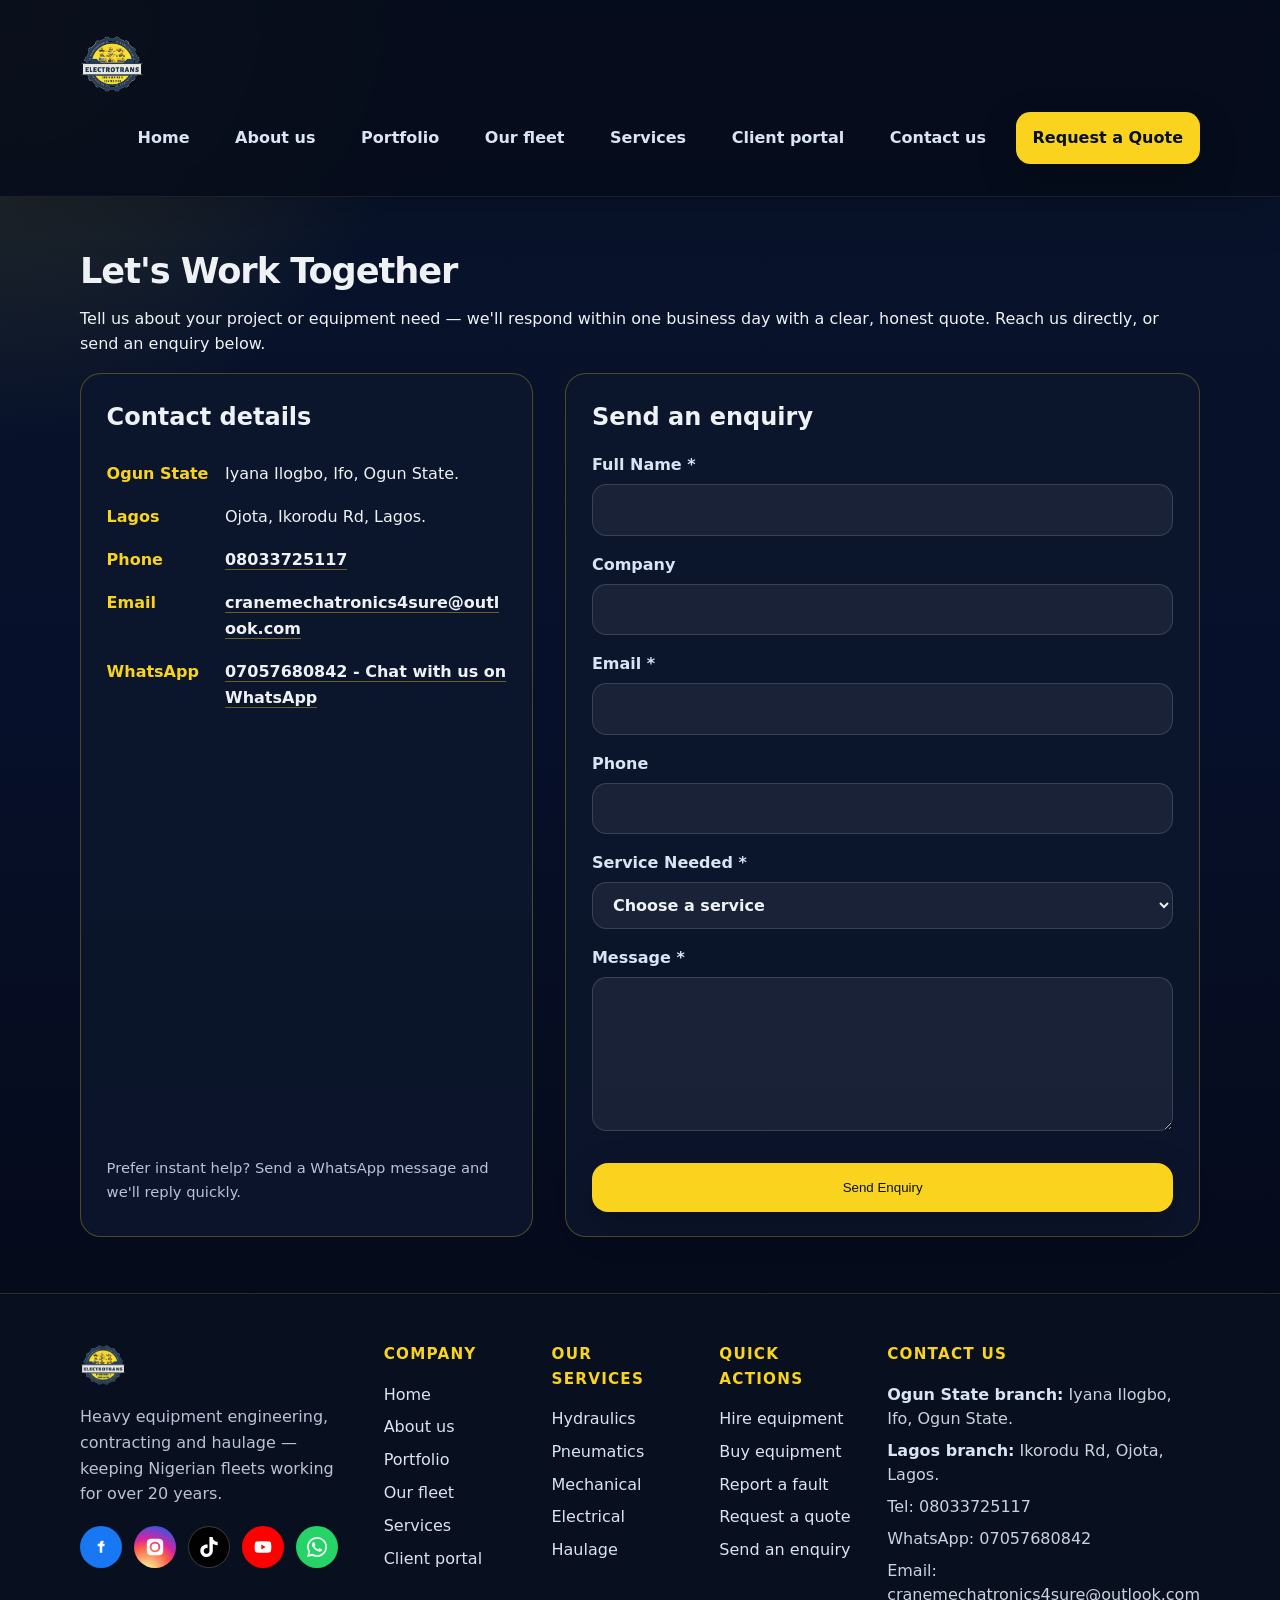
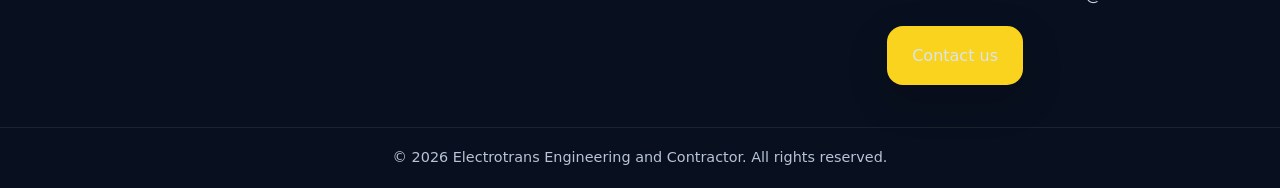
<file: contact.html>
<!doctype html>
<html lang="en">
<head>
  <meta charset="utf-8" />
  <meta name="viewport" content="width=device-width,initial-scale=1" />
  <title>Contact | Electrotrans Engineering and Contractor</title>
  <link rel="stylesheet" href="styles.css" />
  <link rel="icon" type="image/png" href="assets/logo-transparent.png" />
  <meta name="description" content="Contact Electrotrans Engineering and Contractor for hiring, haulage, repairs, servicing, maintenance, and purchase/sales of heavy equipment." />
  <meta name="author" content="Electrotrans Engineering and Contractor" />
  <meta name="theme-color" content="#08142b" />
  <link rel="canonical" href="https://temmyadekunle.github.io/Electrotrans/contact.html" />
  <meta property="og:type" content="website" />
  <meta property="og:title" content="Contact | Electrotrans Engineering and Contractor" />
  <meta property="og:description" content="Contact Electrotrans Engineering and Contractor for hiring, haulage, repairs, servicing, maintenance, and purchase/sales of heavy equipment." />
  <meta property="og:url" content="https://temmyadekunle.github.io/Electrotrans/contact.html" />
  <meta property="og:image" content="https://temmyadekunle.github.io/Electrotrans/assets/logo-transparent.png" />
  <meta property="og:locale" content="en_US" />
  <meta name="twitter:card" content="summary" />
</head>
<body>
  <header class="site-header">
    <div class="container header-inner">
      <a class="logo-link" href="index.html">
        <img class="site-logo" src="assets/logo-transparent.png" alt="Electrotrans Engineering and Contractor logo" />
      </a>
      <button class="menu-toggle" type="button" aria-expanded="false" aria-controls="main-nav" aria-label="Toggle navigation menu">
        <span class="menu-toggle-bar"></span>
        <span class="menu-toggle-bar"></span>
        <span class="menu-toggle-bar"></span>
      </button>
      <nav class="main-nav" id="main-nav" aria-label="Primary navigation">
        <a href="index.html#home">Home</a>
        <a href="about.html">About us</a>
        <a href="portfolio.html">Portfolio</a>
        <a href="fleet.html">Our fleet</a>
        <a href="services.html">Services</a>
        <a href="app.html">Client portal</a>
        <a href="contact.html">Contact us</a>
        <a class="cta" href="app.html#fault">Request a Quote</a>
      </nav>
    </div>
  </header>

  <main class="container">
    <section class="overview">
      <h1 class="section-title">Let's Work Together</h1>
      <p>Tell us about your project or equipment need — we'll respond within one business day with a clear, honest quote. Reach us directly, or send an enquiry below.</p>

      <div class="contact-layout">
        <div class="contact-panel">
          <h2>Contact details</h2>
          <p><strong>Ogun State</strong><span class="value">Iyana Ilogbo, Ifo, Ogun State.</span></p>
          <p><strong>Lagos</strong><span class="value">Ojota, Ikorodu Rd, Lagos.</span></p>
          <p><strong>Phone</strong><span class="value"><a class="text-link" href="tel:+2348033725117">08033725117</a></span></p>
          <p><strong>Email</strong><span class="value"><a class="text-link" href="mailto:cranemechatronics4sure@outlook.com">cranemechatronics4sure@outlook.com</a></span></p>
          <p><strong>WhatsApp</strong><span class="value"><a class="text-link" href="https://wa.me/2347057680842" target="_blank" rel="noopener noreferrer">07057680842 - Chat with us on WhatsApp</a></span></p>
          <p class="form-note">Prefer instant help? Send a WhatsApp message and we'll reply quickly.</p>
        </div>

        <div class="contact-form-box">
          <h2>Send an enquiry</h2>
          <form data-validate>
            <div class="feature-list">
              <label>
                Full Name *
                <input type="text" name="name" required />
              </label>
              <label>
                Company
                <input type="text" name="company" />
              </label>
              <label>
                Email *
                <input type="email" name="email" required />
              </label>
              <label>
                Phone
                <input type="tel" name="phone" />
              </label>
              <label>
                Service Needed *
                <select name="service" required>
                  <option value="">Choose a service</option>
                  <option>Mechanical</option>
                  <option>Electrical</option>
                  <option>Hydraulics</option>
                  <option>Pneumatics</option>
                  <option>Haulage</option>
                  <option>Equipment hire</option>
                  <option>Equipment purchase</option>
                </select>
              </label>
              <label>
                Message *
                <textarea name="message" rows="5" required></textarea>
              </label>
              <div class="form-message" aria-live="polite"></div>
              <button class="button" type="submit">Send Enquiry</button>
            </div>
          </form>
        </div>
      </div>
    </section>
  </main>

  <footer class="site-footer">
  <div class="container fat-footer">
    <div class="ff-brand">
      <a class="logo-link" href="index.html">
        <img class="site-logo" src="assets/logo-transparent.png" alt="Electrotrans Engineering and Contractor logo" />
      </a>
      <p class="ff-tagline">Heavy equipment engineering, contracting and haulage — keeping Nigerian fleets working for over 20 years.</p>
      <div class="footer-socials">
          <a class="social-link facebook" href="https://www.facebook.com/ElectrotransEngineeringAndContractor" target="_blank" rel="noopener noreferrer" aria-label="Facebook">
            <svg viewBox="0 0 24 24" aria-hidden="true"><path d="M13.5 7H15V4.5h-1.5c-1.66 0-3 1.34-3 3V8H8v3h2.5v8h3v-8H16l.5-3h-2z"/></svg>
          </a>
          <a class="social-link instagram" href="https://www.instagram.com/electrotrans_engineering" target="_blank" rel="noopener noreferrer" aria-label="Instagram">
            <svg viewBox="0 0 24 24" aria-hidden="true"><path d="M12 2.16c3.2 0 3.58.01 4.85.07 1.17.05 1.8.25 2.23.41.56.22.96.48 1.38.9.42.42.68.82.9 1.38.16.42.36 1.06.41 2.23.06 1.27.07 1.65.07 4.85s-.01 3.58-.07 4.85c-.05 1.17-.25 1.8-.41 2.23a3.7 3.7 0 0 1-.9 1.38c-.42.42-.82.68-1.38.9-.42.16-1.06.36-2.23.41-1.27.06-1.65.07-4.85.07s-3.58-.01-4.85-.07c-1.17-.05-1.8-.25-2.23-.41a3.7 3.7 0 0 1-1.38-.9 3.7 3.7 0 0 1-.9-1.38c-.16-.42-.36-1.06-.41-2.23-.06-1.27-.07-1.65-.07-4.85s.01-3.58.07-4.85c.05-1.17.25-1.8.41-2.23.22-.56.48-.96.9-1.38.42-.42.82-.68 1.38-.9.42-.16 1.06-.36 2.23-.41 1.27-.06 1.65-.07 4.85-.07zm0 3.4A6.44 6.44 0 1 0 18.44 12 6.44 6.44 0 0 0 12 5.56zm0 10.62a4.18 4.18 0 1 1 4.18-4.18 4.18 4.18 0 0 1-4.18 4.18zm6.7-11.05a1.5 1.5 0 1 1-1.5-1.5 1.5 1.5 0 0 1 1.5 1.5z"/></svg>
          </a>
          <a class="social-link tiktok" href="https://www.tiktok.com/@electrotrans_engineering" target="_blank" rel="noopener noreferrer" aria-label="TikTok">
            <svg viewBox="0 0 24 24" aria-hidden="true"><path d="M12.53.02C13.84 0 15.14.01 16.44 0c.08 1.53.63 3.09 1.75 4.17 1.12 1.11 2.7 1.62 4.24 1.79v4.03c-1.44-.05-2.89-.35-4.2-.97-.57-.26-1.1-.59-1.62-.93-.01 2.92.01 5.84-.02 8.75-.08 1.4-.54 2.79-1.35 3.94-1.31 1.92-3.58 3.17-5.91 3.21-1.43.08-2.86-.31-4.08-1.03-2.02-1.19-3.44-3.37-3.65-5.71-.02-.5-.03-1-.01-1.49.18-1.9 1.12-3.72 2.58-4.96 1.66-1.44 3.98-2.13 6.15-1.72.02 1.48-.04 2.96-.04 4.44-.99-.32-2.15-.23-3.02.37-.63.41-1.11 1.04-1.36 1.75-.21.51-.15 1.07-.14 1.61.24 1.64 1.82 3.02 3.5 2.87 1.12-.01 2.19-.66 2.77-1.61.19-.33.4-.67.41-1.06.1-1.79.06-3.57.07-5.36.01-4.03-.01-8.05.02-12.07z"/></svg>
          </a>
          <a class="social-link youtube" href="https://www.youtube.com/@ElectrotransEngineering" target="_blank" rel="noopener noreferrer" aria-label="YouTube">
            <svg viewBox="0 0 24 24" aria-hidden="true"><path d="M21.6 7.2a2.5 2.5 0 0 0-1.8-1.8C18.2 5 12 5 12 5s-6.2 0-7.8.4A2.5 2.5 0 0 0 2.4 7.2 26 26 0 0 0 2 12a26 26 0 0 0 .4 4.8 2.5 2.5 0 0 0 1.8 1.8C5.8 19 12 19 12 19s6.2 0 7.8-.4a2.5 2.5 0 0 0 1.8-1.8A26 26 0 0 0 22 12a26 26 0 0 0-.4-4.8zM10 15V9l5.2 3z"/></svg>
          </a>
          <a class="social-link whatsapp" href="https://wa.me/2347057680842" target="_blank" rel="noopener noreferrer" aria-label="WhatsApp">
            <svg viewBox="0 0 24 24" aria-hidden="true"><path d="M17.47 14.38c-.3-.15-1.76-.87-2.03-.97-.27-.1-.47-.15-.67.15-.2.3-.77.96-.94 1.16-.17.2-.35.22-.64.07-.3-.15-1.26-.46-2.4-1.48-.88-.79-1.48-1.76-1.65-2.06-.17-.3-.02-.46.13-.6.13-.13.3-.35.44-.52.15-.17.2-.3.3-.5.1-.2.05-.37-.02-.52-.08-.15-.67-1.62-.92-2.22-.24-.58-.49-.5-.67-.51h-.57c-.2 0-.52.07-.8.37-.27.3-1.04 1.02-1.04 2.48 0 1.46 1.07 2.88 1.22 3.08.15.2 2.1 3.2 5.08 4.49.71.3 1.26.49 1.7.63.71.22 1.36.19 1.87.12.57-.09 1.76-.72 2-1.42.25-.7.25-1.29.18-1.42-.08-.13-.28-.2-.57-.35zm-5.42 7.4h-.01a9.87 9.87 0 0 1-5.03-1.38l-.36-.21-3.74.98 1-3.65-.24-.37a9.86 9.86 0 0 1-1.51-5.26c0-5.45 4.44-9.88 9.9-9.88a9.85 9.85 0 0 1 7 2.9 9.84 9.84 0 0 1 2.9 7c0 5.44-4.44 9.87-9.9 9.87zm8.42-18.3A11.8 11.8 0 0 0 12.06 0C5.5 0 .16 5.34.16 11.9c0 2.1.55 4.14 1.59 5.94L.06 24l6.3-1.65a11.9 11.9 0 0 0 5.7 1.45h.01c6.56 0 11.89-5.34 11.89-11.9 0-3.18-1.24-6.17-3.49-8.42z"/></svg>
          </a>
      </div>
    </div>
      <div class="ff-col">
        <h4>Company</h4>
        <ul>
          <li><a href="index.html">Home</a></li>
          <li><a href="about.html">About us</a></li>
          <li><a href="portfolio.html">Portfolio</a></li>
          <li><a href="fleet.html">Our fleet</a></li>
          <li><a href="services.html">Services</a></li>
          <li><a href="app.html">Client portal</a></li>
        </ul>
      </div>
      <div class="ff-col">
        <h4>Our services</h4>
        <ul>
          <li><a href="services/hydraulics.html">Hydraulics</a></li>
          <li><a href="services/pneumatics.html">Pneumatics</a></li>
          <li><a href="services/mechanical.html">Mechanical</a></li>
          <li><a href="services/electrical.html">Electrical</a></li>
          <li><a href="services/haulage.html">Haulage</a></li>
        </ul>
      </div>
      <div class="ff-col">
        <h4>Quick actions</h4>
        <ul>
          <li><a href="app.html#marketplace">Hire equipment</a></li>
          <li><a href="fleet.html">Buy equipment</a></li>
          <li><a href="app.html#fault">Report a fault</a></li>
          <li><a href="app.html#services">Request a quote</a></li>
          <li><a href="contact.html">Send an enquiry</a></li>
        </ul>
      </div>
    <div class="ff-col ff-contact">
      <h4>Contact us</h4>
      <ul>
        <li><strong>Ogun State branch:</strong> Iyana Ilogbo, Ifo, Ogun State.</li>
        <li><strong>Lagos branch:</strong> Ikorodu Rd, Ojota, Lagos.</li>
        <li>Tel: 08033725117</li>
        <li>WhatsApp: 07057680842</li>
        <li>Email: cranemechatronics4sure@outlook.com</li>
      </ul>
      <a class="button ff-cta" href="contact.html">Contact us</a>
    </div>
  </div>
  <div class="fat-bottom">
    <div class="container">
      <p>&copy; 2026 Electrotrans Engineering and Contractor. All rights reserved.</p>
    </div>
  </div>
</footer>

  <script src="assets/js/supabase-config.js"></script>
  <script src="assets/js/electrotrans-db.js"></script>
  <script src="script.js"></script>
</body>
</html>
</file>
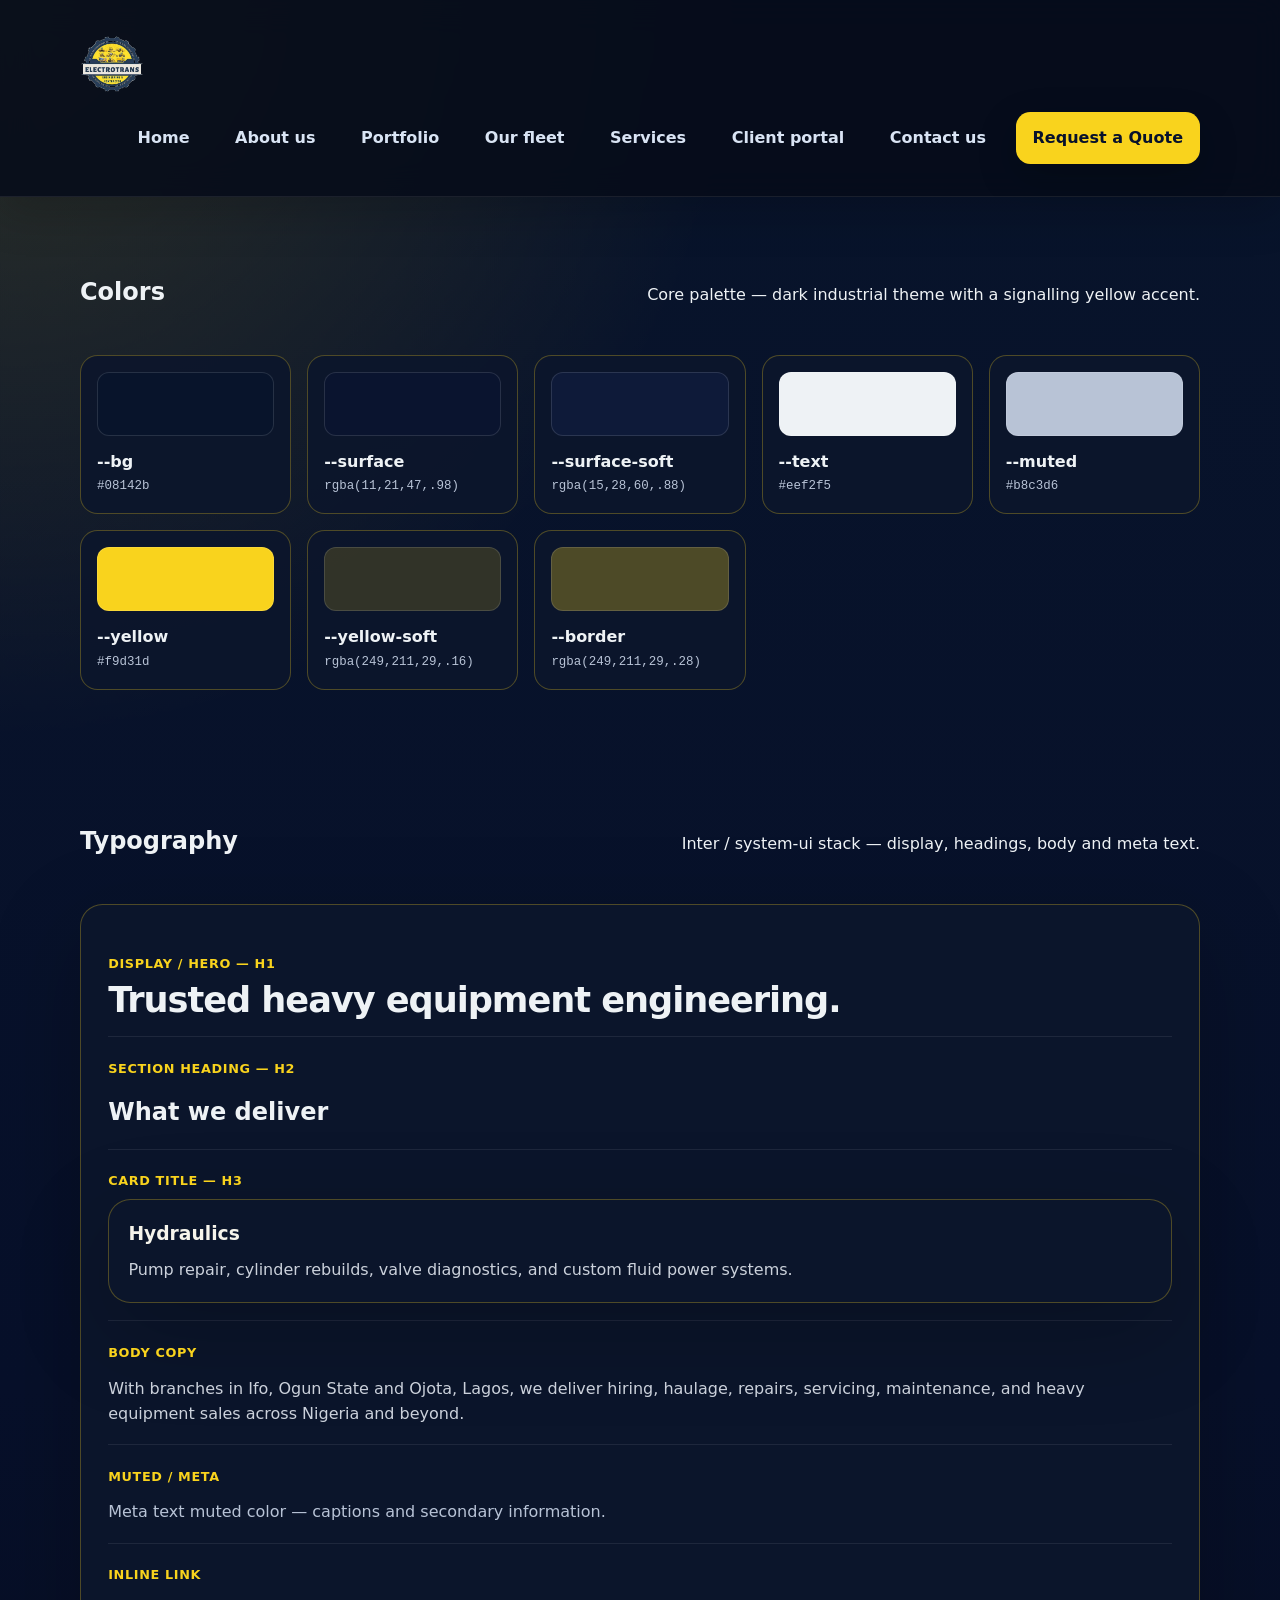
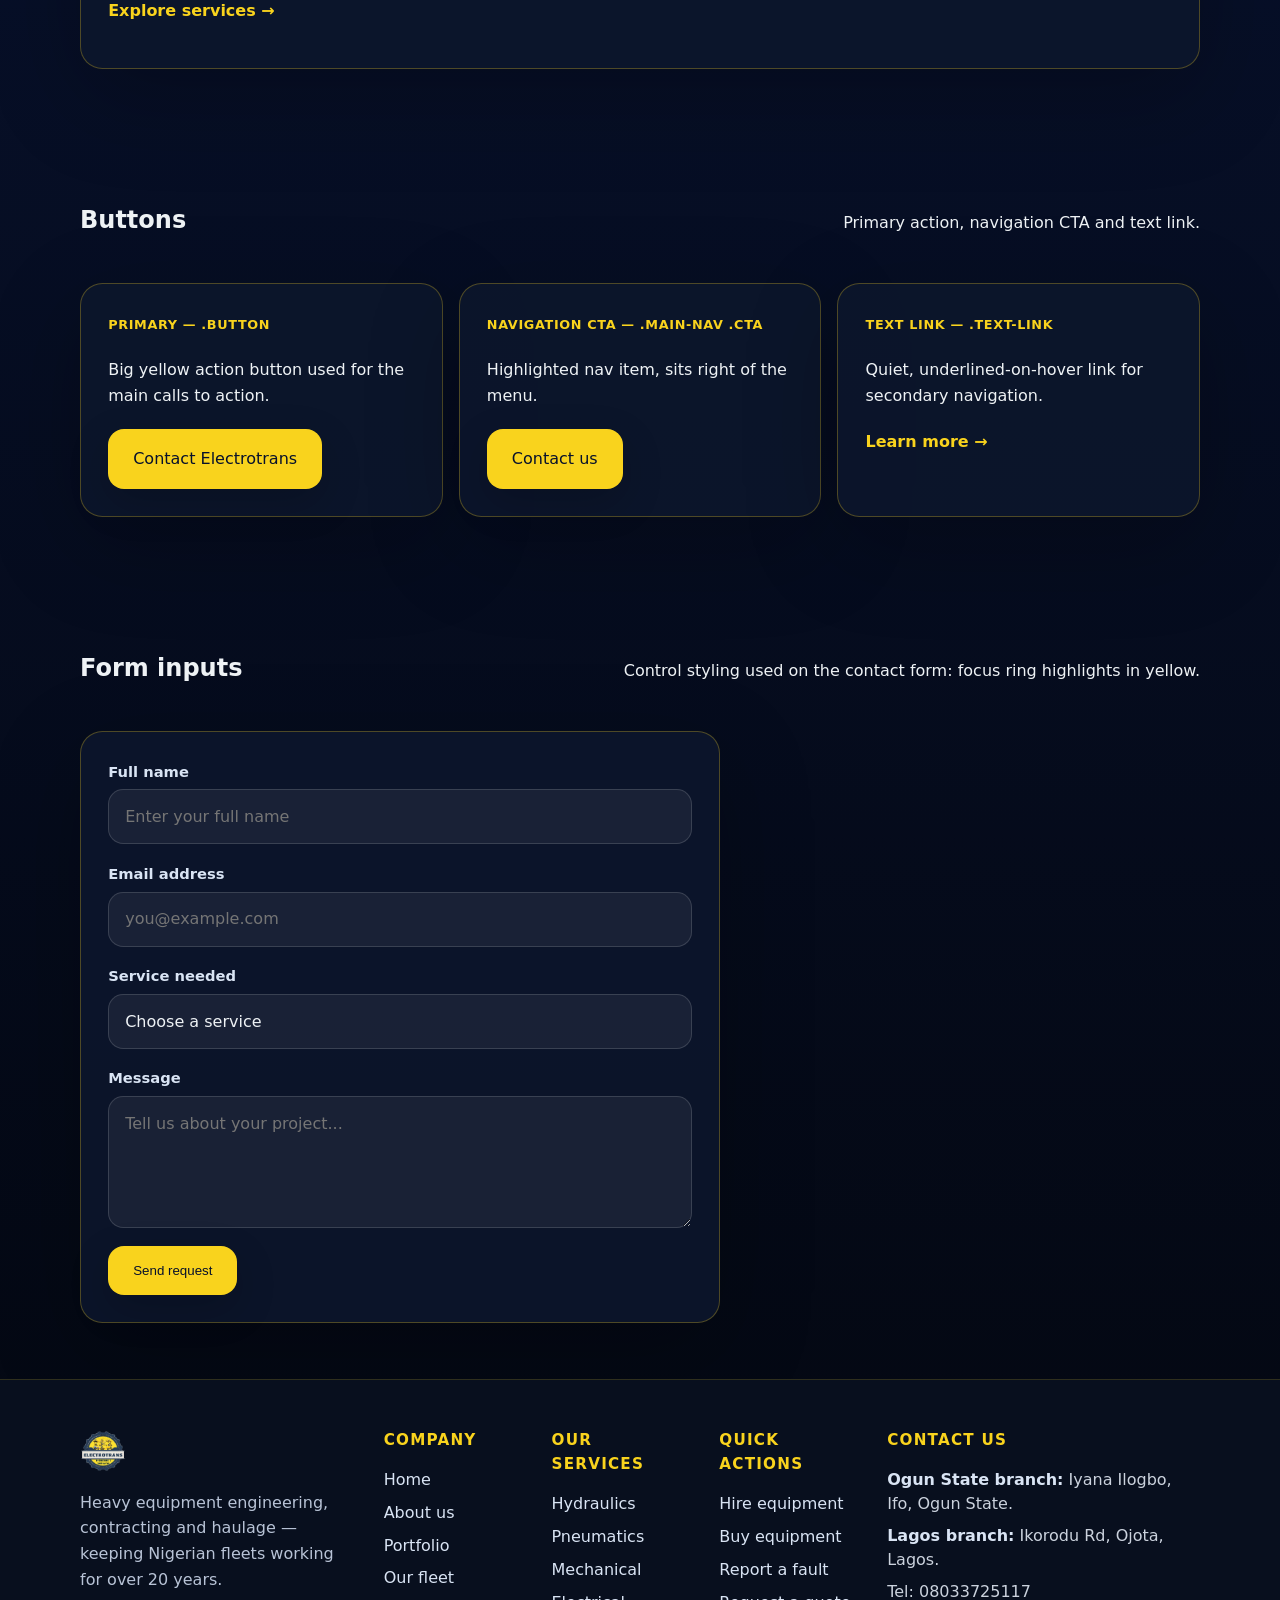
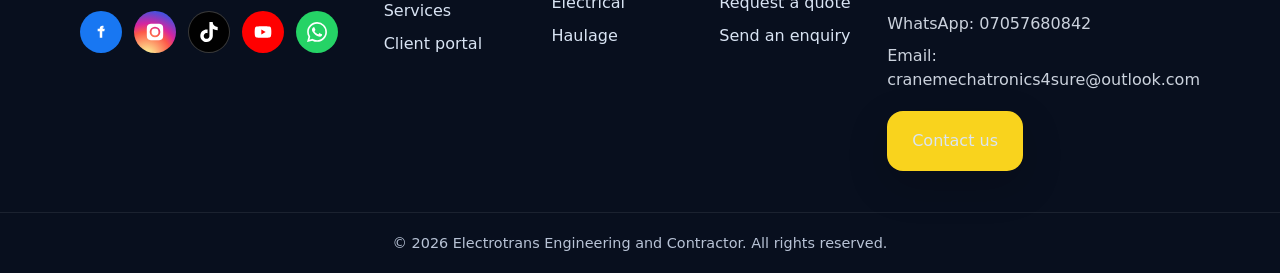
<file: design.html>
<!doctype html>
<html lang="en">
<head>
  <meta charset="utf-8" />
  <meta name="viewport" content="width=device-width,initial-scale=1" />
  <title>Design preview — Electrotrans Engineering and Contractor</title>
  <link rel="stylesheet" href="styles.css" />
  <link rel="icon" type="image/png" href="assets/logo-transparent.png" />
  <meta name="description" content="Visual design preview for the Electrotrans website — colors, typography, buttons and form controls in one place." />
  <style>
    .swatches,
    .sample-grid {
      display: grid;
      gap: 1rem;
      grid-template-columns: repeat(auto-fit, minmax(180px, 1fr));
    }
    .swatch {
      border: 1px solid var(--border);
      border-radius: 1.1rem;
      padding: 1rem;
      background: rgba(12, 22, 44, 0.92);
    }
    .swatch-chip {
      height: 64px;
      border-radius: .75rem;
      border: 1px solid rgba(255, 255, 255, 0.12);
      margin-bottom: .8rem;
    }
    .swatch code {
      display: block;
      font-size: .78rem;
      color: var(--muted);
      margin-top: .2rem;
    }
    .sample-card {
      border: 1px solid var(--border);
      border-radius: 1.4rem;
      padding: 1.7rem;
      background: rgba(12, 22, 44, 0.92);
      box-shadow: 0 28px 95px rgba(0, 0, 0, .23);
    }
    .sample-card .stars {
      margin-top: 0;
    }
    .type-row {
      padding: 1.1rem 0;
      border-bottom: 1px solid rgba(255, 255, 255, 0.08);
    }
    .type-row:last-child {
      border-bottom: 0;
    }
    .type-label {
      display: inline-block;
      font-size: .8rem;
      font-weight: 700;
      letter-spacing: .05em;
      text-transform: uppercase;
      color: var(--yellow);
      margin: 0 0 .45rem;
    }
    .field {
      display: grid;
      gap: .4rem;
      margin-bottom: 1.1rem;
    }
    .field label {
      font-size: .92rem;
      color: var(--nav-text);
      font-weight: 600;
    }
    .field input,
    .field select,
    .field textarea {
      font: inherit;
      color: var(--text);
      background: rgba(255, 255, 255, 0.06);
      border: 1px solid rgba(255, 255, 255, 0.14);
      border-radius: .95rem;
      padding: .85rem 1rem;
      width: 100%;
    }
    .field select {
      appearance: none;
    }
    .field input:focus,
    .field select:focus,
    .field textarea:focus {
      outline: none;
      border-color: var(--yellow);
      box-shadow: 0 0 0 3px var(--yellow-soft);
    }
    .field textarea {
      resize: vertical;
    }
  </style>
</head>
<body>
  <header class="site-header">
    <div class="container header-inner">
      <a class="logo-link" href="index.html">
        <img class="site-logo" src="assets/logo-transparent.png" alt="Electrotrans Engineering and Contractor logo" />
      </a>
      <nav class="main-nav" aria-label="Primary navigation">
        <a href="index.html#home">Home</a>
        <a href="about.html">About us</a>
        <a href="portfolio.html">Portfolio</a>
        <a href="fleet.html">Our fleet</a>
        <a href="services.html">Services</a>
        <a href="app.html">Client portal</a>
        <a href="contact.html">Contact us</a>
        <a class="cta" href="app.html#fault">Request a Quote</a>
      </nav>
    </div>
  </header>

  <main class="container">
    <section id="colors" class="overview">
      <div class="section-head">
        <h2>Colors</h2>
        <p>Core palette — dark industrial theme with a signalling yellow accent.</p>
      </div>
      <div class="swatches">
        <div class="swatch">
          <div class="swatch-chip" style="background:#08142b"></div>
          <strong>--bg</strong>
          <code>#08142b</code>
        </div>
        <div class="swatch">
          <div class="swatch-chip" style="background:rgba(11,21,47,.98)"></div>
          <strong>--surface</strong>
          <code>rgba(11,21,47,.98)</code>
        </div>
        <div class="swatch">
          <div class="swatch-chip" style="background:rgba(15,28,60,.88)"></div>
          <strong>--surface-soft</strong>
          <code>rgba(15,28,60,.88)</code>
        </div>
        <div class="swatch">
          <div class="swatch-chip" style="background:#eef2f5"></div>
          <strong>--text</strong>
          <code>#eef2f5</code>
        </div>
        <div class="swatch">
          <div class="swatch-chip" style="background:#b8c3d6"></div>
          <strong>--muted</strong>
          <code>#b8c3d6</code>
        </div>
        <div class="swatch">
          <div class="swatch-chip" style="background:#f9d31d"></div>
          <strong>--yellow</strong>
          <code>#f9d31d</code>
        </div>
        <div class="swatch">
          <div class="swatch-chip" style="background:rgba(249,211,29,.16)"></div>
          <strong>--yellow-soft</strong>
          <code>rgba(249,211,29,.16)</code>
        </div>
        <div class="swatch">
          <div class="swatch-chip" style="background:rgba(249,211,29,.28)"></div>
          <strong>--border</strong>
          <code>rgba(249,211,29,.28)</code>
        </div>
      </div>
    </section>

    <section id="typography" class="overview">
      <div class="section-head">
        <h2>Typography</h2>
        <p>Inter / system-ui stack — display, headings, body and meta text.</p>
      </div>
      <div class="sample-card">
        <div class="type-row">
          <span class="type-label">Display / hero — h1</span>
          <h1 style="font-size:clamp(2.2rem,2.5vw,3.4rem);margin:0">Trusted heavy equipment engineering.</h1>
        </div>
        <div class="type-row">
          <span class="type-label">Section heading — h2</span>
          <h2 style="margin:.4rem 0 0">What we deliver</h2>
        </div>
        <div class="type-row">
          <span class="type-label">Card title — h3</span>
          <div class="card" style="padding:1.2rem;cursor:default">
            <h3 style="margin:0 0 .5rem">Hydraulics</h3>
            <p style="margin:0">Pump repair, cylinder rebuilds, valve diagnostics, and custom fluid power systems.</p>
          </div>
        </div>
        <div class="type-row">
          <span class="type-label">Body copy</span>
          <p style="margin:.3rem 0 0;color:#cbd1db">With branches in Ifo, Ogun State and Ojota, Lagos, we deliver hiring, haulage, repairs, servicing, maintenance, and heavy equipment sales across Nigeria and beyond.</p>
        </div>
        <div class="type-row">
          <span class="type-label">Muted / meta</span>
          <p style="margin:.3rem 0 0;color:var(--muted)">Meta text muted color — captions and secondary information.</p>
        </div>
        <div class="type-row">
          <span class="type-label">Inline link</span>
          <p style="margin:.3rem 0 0"><a class="text-link" href="#">Explore services &rarr;</a></p>
        </div>
      </div>
    </section>

    <section id="buttons" class="overview">
      <div class="section-head">
        <h2>Buttons</h2>
        <p>Primary action, navigation CTA and text link.</p>
      </div>
      <div class="sample-grid">
        <div class="sample-card">
          <span class="type-label">Primary — .button</span>
          <p style="margin:.9rem 0 1.3rem">Big yellow action button used for the main calls to action.</p>
          <a class="button" href="#">Contact Electrotrans</a>
        </div>
        <div class="sample-card">
          <span class="type-label">Navigation CTA — .main-nav .cta</span>
          <p style="margin:.9rem 0 1.3rem">Highlighted nav item, sits right of the menu.</p>
          <a class="button cta" href="#" style="box-shadow:0 14px 40px rgba(0,0,0,.18)">Contact us</a>
        </div>
        <div class="sample-card">
          <span class="type-label">Text link — .text-link</span>
          <p style="margin:.9rem 0 1.3rem">Quiet, underlined-on-hover link for secondary navigation.</p>
          <a class="text-link" href="#">Learn more &rarr;</a>
        </div>
      </div>
    </section>

    <section id="inputs" class="overview">
      <div class="section-head">
        <h2>Form inputs</h2>
        <p>Control styling used on the contact form: focus ring highlights in yellow.</p>
      </div>
      <div class="sample-card" style="max-width:640px">
        <form action="#" method="get">
          <div class="field">
            <label for="demo-name">Full name</label>
            <input id="demo-name" type="text" name="demo-name" placeholder="Enter your full name" />
          </div>
          <div class="field">
            <label for="demo-email">Email address</label>
            <input id="demo-email" type="email" name="demo-email" placeholder="you@example.com" />
          </div>
          <div class="field">
            <label for="demo-service">Service needed</label>
            <select id="demo-service" name="demo-service">
              <option value="">Choose a service</option>
              <option>Hydraulics</option>
              <option>Pneumatics</option>
              <option>Mechanical</option>
              <option>Electrical</option>
              <option>Haulage</option>
            </select>
          </div>
          <div class="field">
            <label for="demo-message">Message</label>
            <textarea id="demo-message" name="demo-message" rows="4" placeholder="Tell us about your project..."></textarea>
          </div>
          <button class="button" type="submit">Send request</button>
        </form>
      </div>
    </section>
  </main>

  <footer class="site-footer">
  <div class="container fat-footer">
    <div class="ff-brand">
      <a class="logo-link" href="index.html">
        <img class="site-logo" src="assets/logo-transparent.png" alt="Electrotrans Engineering and Contractor logo" />
      </a>
      <p class="ff-tagline">Heavy equipment engineering, contracting and haulage — keeping Nigerian fleets working for over 20 years.</p>
      <div class="footer-socials">
          <a class="social-link facebook" href="https://www.facebook.com/ElectrotransEngineeringAndContractor" target="_blank" rel="noopener noreferrer" aria-label="Facebook">
            <svg viewBox="0 0 24 24" aria-hidden="true"><path d="M13.5 7H15V4.5h-1.5c-1.66 0-3 1.34-3 3V8H8v3h2.5v8h3v-8H16l.5-3h-2z"/></svg>
          </a>
          <a class="social-link instagram" href="https://www.instagram.com/electrotrans_engineering" target="_blank" rel="noopener noreferrer" aria-label="Instagram">
            <svg viewBox="0 0 24 24" aria-hidden="true"><path d="M12 2.16c3.2 0 3.58.01 4.85.07 1.17.05 1.8.25 2.23.41.56.22.96.48 1.38.9.42.42.68.82.9 1.38.16.42.36 1.06.41 2.23.06 1.27.07 1.65.07 4.85s-.01 3.58-.07 4.85c-.05 1.17-.25 1.8-.41 2.23a3.7 3.7 0 0 1-.9 1.38c-.42.42-.82.68-1.38.9-.42.16-1.06.36-2.23.41-1.27.06-1.65.07-4.85.07s-3.58-.01-4.85-.07c-1.17-.05-1.8-.25-2.23-.41a3.7 3.7 0 0 1-1.38-.9 3.7 3.7 0 0 1-.9-1.38c-.16-.42-.36-1.06-.41-2.23-.06-1.27-.07-1.65-.07-4.85s.01-3.58.07-4.85c.05-1.17.25-1.8.41-2.23.22-.56.48-.96.9-1.38.42-.42.82-.68 1.38-.9.42-.16 1.06-.36 2.23-.41 1.27-.06 1.65-.07 4.85-.07zm0 3.4A6.44 6.44 0 1 0 18.44 12 6.44 6.44 0 0 0 12 5.56zm0 10.62a4.18 4.18 0 1 1 4.18-4.18 4.18 4.18 0 0 1-4.18 4.18zm6.7-11.05a1.5 1.5 0 1 1-1.5-1.5 1.5 1.5 0 0 1 1.5 1.5z"/></svg>
          </a>
          <a class="social-link tiktok" href="https://www.tiktok.com/@electrotrans_engineering" target="_blank" rel="noopener noreferrer" aria-label="TikTok">
            <svg viewBox="0 0 24 24" aria-hidden="true"><path d="M12.53.02C13.84 0 15.14.01 16.44 0c.08 1.53.63 3.09 1.75 4.17 1.12 1.11 2.7 1.62 4.24 1.79v4.03c-1.44-.05-2.89-.35-4.2-.97-.57-.26-1.1-.59-1.62-.93-.01 2.92.01 5.84-.02 8.75-.08 1.4-.54 2.79-1.35 3.94-1.31 1.92-3.58 3.17-5.91 3.21-1.43.08-2.86-.31-4.08-1.03-2.02-1.19-3.44-3.37-3.65-5.71-.02-.5-.03-1-.01-1.49.18-1.9 1.12-3.72 2.58-4.96 1.66-1.44 3.98-2.13 6.15-1.72.02 1.48-.04 2.96-.04 4.44-.99-.32-2.15-.23-3.02.37-.63.41-1.11 1.04-1.36 1.75-.21.51-.15 1.07-.14 1.61.24 1.64 1.82 3.02 3.5 2.87 1.12-.01 2.19-.66 2.77-1.61.19-.33.4-.67.41-1.06.1-1.79.06-3.57.07-5.36.01-4.03-.01-8.05.02-12.07z"/></svg>
          </a>
          <a class="social-link youtube" href="https://www.youtube.com/@ElectrotransEngineering" target="_blank" rel="noopener noreferrer" aria-label="YouTube">
            <svg viewBox="0 0 24 24" aria-hidden="true"><path d="M21.6 7.2a2.5 2.5 0 0 0-1.8-1.8C18.2 5 12 5 12 5s-6.2 0-7.8.4A2.5 2.5 0 0 0 2.4 7.2 26 26 0 0 0 2 12a26 26 0 0 0 .4 4.8 2.5 2.5 0 0 0 1.8 1.8C5.8 19 12 19 12 19s6.2 0 7.8-.4a2.5 2.5 0 0 0 1.8-1.8A26 26 0 0 0 22 12a26 26 0 0 0-.4-4.8zM10 15V9l5.2 3z"/></svg>
          </a>
          <a class="social-link whatsapp" href="https://wa.me/2347057680842" target="_blank" rel="noopener noreferrer" aria-label="WhatsApp">
            <svg viewBox="0 0 24 24" aria-hidden="true"><path d="M17.47 14.38c-.3-.15-1.76-.87-2.03-.97-.27-.1-.47-.15-.67.15-.2.3-.77.96-.94 1.16-.17.2-.35.22-.64.07-.3-.15-1.26-.46-2.4-1.48-.88-.79-1.48-1.76-1.65-2.06-.17-.3-.02-.46.13-.6.13-.13.3-.35.44-.52.15-.17.2-.3.3-.5.1-.2.05-.37-.02-.52-.08-.15-.67-1.62-.92-2.22-.24-.58-.49-.5-.67-.51h-.57c-.2 0-.52.07-.8.37-.27.3-1.04 1.02-1.04 2.48 0 1.46 1.07 2.88 1.22 3.08.15.2 2.1 3.2 5.08 4.49.71.3 1.26.49 1.7.63.71.22 1.36.19 1.87.12.57-.09 1.76-.72 2-1.42.25-.7.25-1.29.18-1.42-.08-.13-.28-.2-.57-.35zm-5.42 7.4h-.01a9.87 9.87 0 0 1-5.03-1.38l-.36-.21-3.74.98 1-3.65-.24-.37a9.86 9.86 0 0 1-1.51-5.26c0-5.45 4.44-9.88 9.9-9.88a9.85 9.85 0 0 1 7 2.9 9.84 9.84 0 0 1 2.9 7c0 5.44-4.44 9.87-9.9 9.87zm8.42-18.3A11.8 11.8 0 0 0 12.06 0C5.5 0 .16 5.34.16 11.9c0 2.1.55 4.14 1.59 5.94L.06 24l6.3-1.65a11.9 11.9 0 0 0 5.7 1.45h.01c6.56 0 11.89-5.34 11.89-11.9 0-3.18-1.24-6.17-3.49-8.42z"/></svg>
          </a>
      </div>
    </div>
      <div class="ff-col">
        <h4>Company</h4>
        <ul>
          <li><a href="index.html">Home</a></li>
          <li><a href="about.html">About us</a></li>
          <li><a href="portfolio.html">Portfolio</a></li>
          <li><a href="fleet.html">Our fleet</a></li>
          <li><a href="services.html">Services</a></li>
          <li><a href="app.html">Client portal</a></li>
        </ul>
      </div>
      <div class="ff-col">
        <h4>Our services</h4>
        <ul>
          <li><a href="services/hydraulics.html">Hydraulics</a></li>
          <li><a href="services/pneumatics.html">Pneumatics</a></li>
          <li><a href="services/mechanical.html">Mechanical</a></li>
          <li><a href="services/electrical.html">Electrical</a></li>
          <li><a href="services/haulage.html">Haulage</a></li>
        </ul>
      </div>
      <div class="ff-col">
        <h4>Quick actions</h4>
        <ul>
          <li><a href="app.html#marketplace">Hire equipment</a></li>
          <li><a href="fleet.html">Buy equipment</a></li>
          <li><a href="app.html#fault">Report a fault</a></li>
          <li><a href="app.html#services">Request a quote</a></li>
          <li><a href="contact.html">Send an enquiry</a></li>
        </ul>
      </div>
    <div class="ff-col ff-contact">
      <h4>Contact us</h4>
      <ul>
        <li><strong>Ogun State branch:</strong> Iyana Ilogbo, Ifo, Ogun State.</li>
        <li><strong>Lagos branch:</strong> Ikorodu Rd, Ojota, Lagos.</li>
        <li>Tel: 08033725117</li>
        <li>WhatsApp: 07057680842</li>
        <li>Email: cranemechatronics4sure@outlook.com</li>
      </ul>
      <a class="button ff-cta" href="contact.html">Contact us</a>
    </div>
  </div>
  <div class="fat-bottom">
    <div class="container">
      <p>&copy; 2026 Electrotrans Engineering and Contractor. All rights reserved.</p>
    </div>
  </div>
</footer>
</body>
</html>
</file>
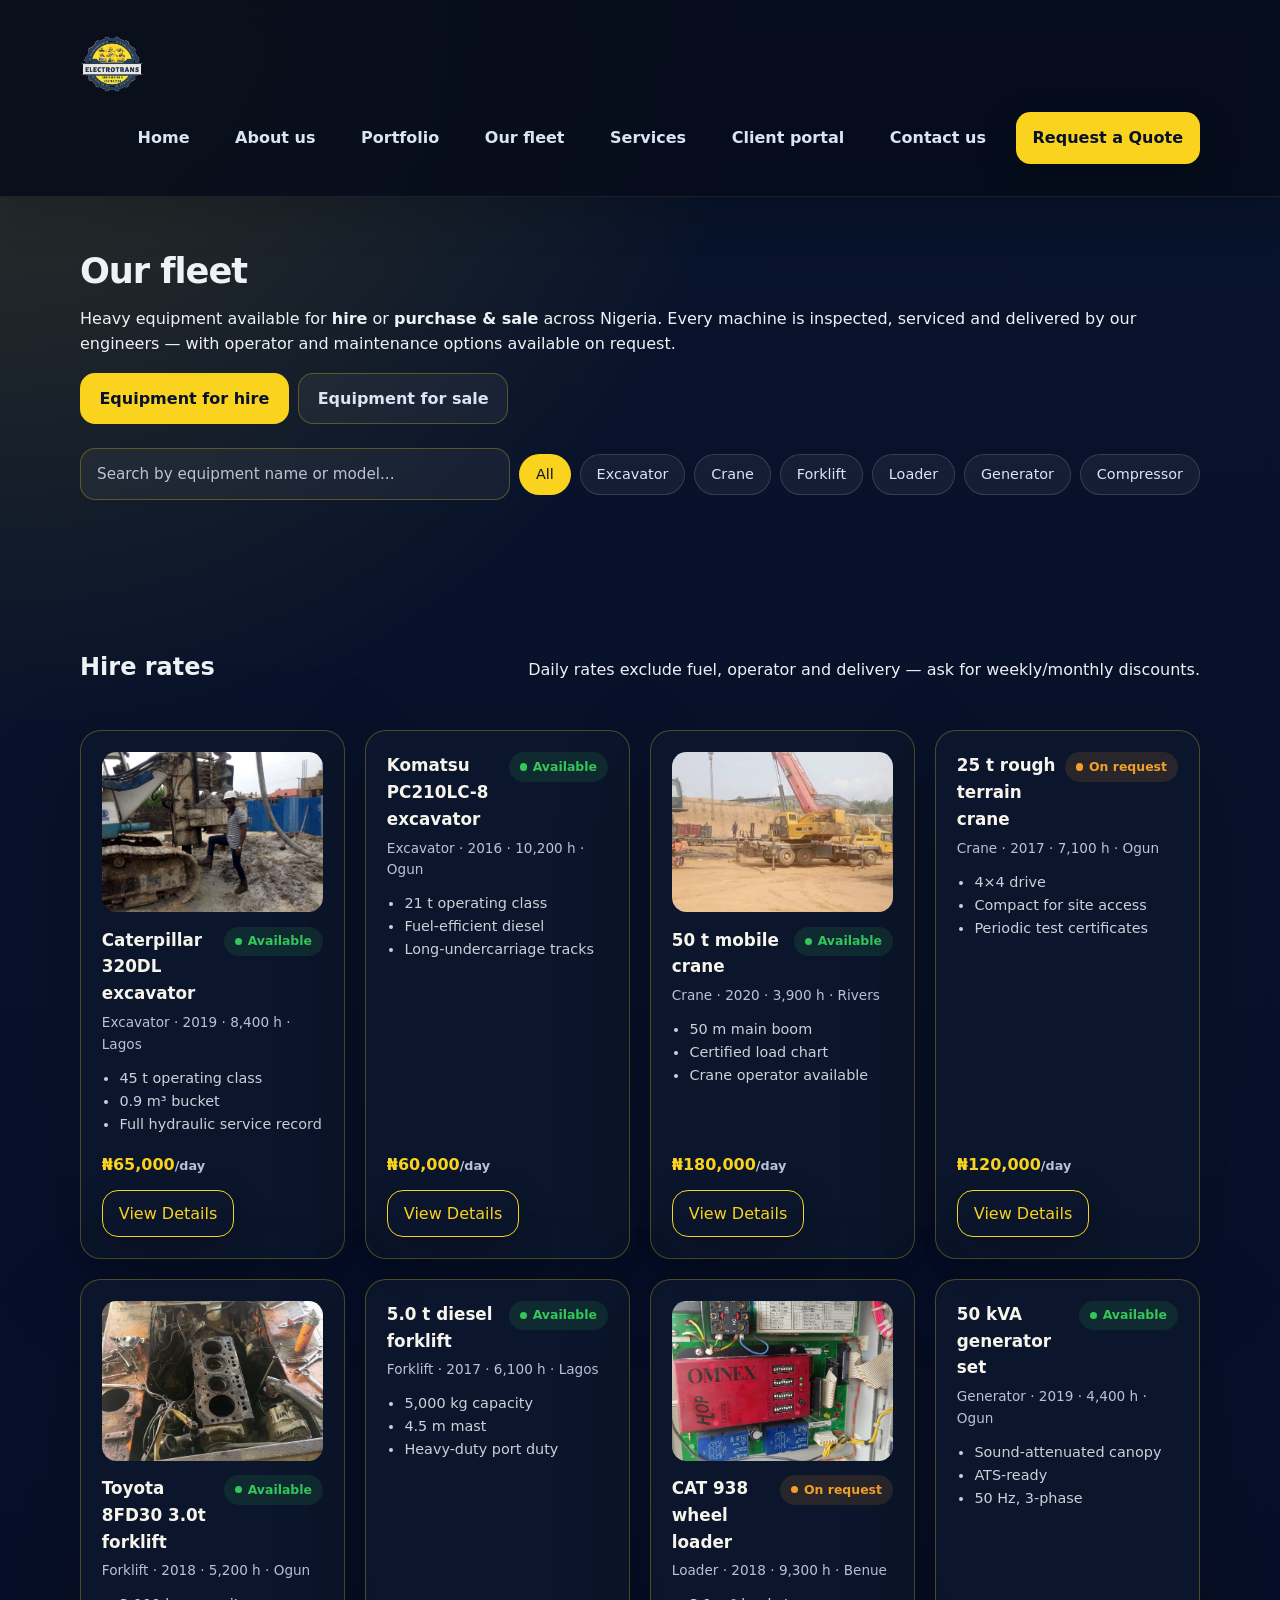
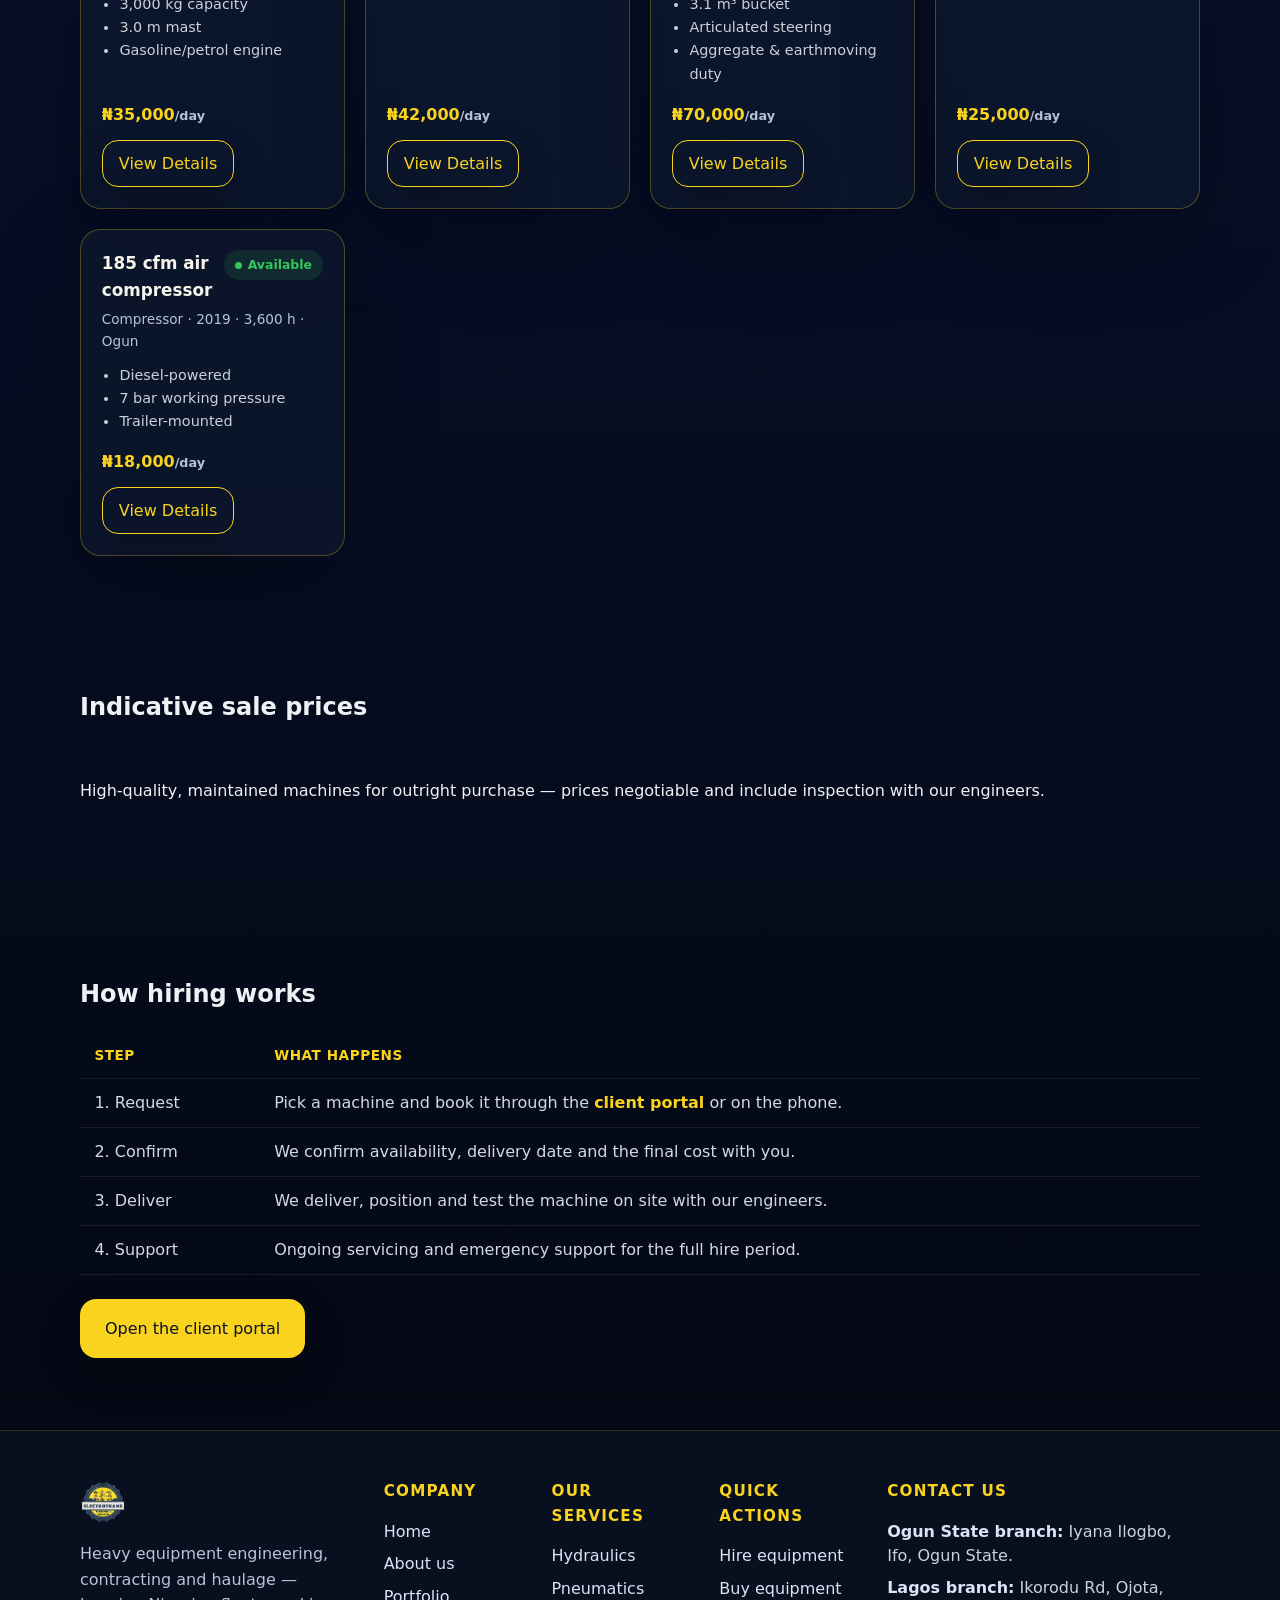
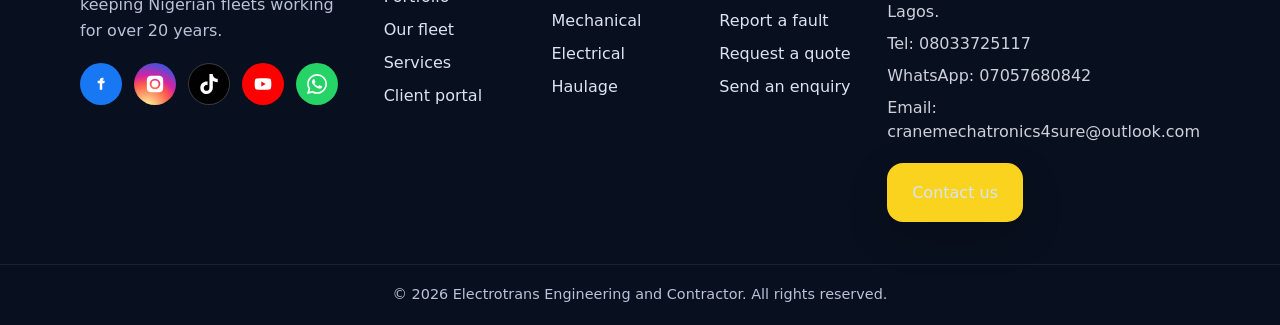
<file: fleet.html>
<!doctype html>
<html lang="en">
<head>
  <meta charset="utf-8" />
  <meta name="viewport" content="width=device-width,initial-scale=1" />
  <title>Our fleet | Electrotrans Engineering and Contractor</title>
  <link rel="stylesheet" href="styles.css" />
  <link rel="icon" type="image/png" href="assets/logo-transparent.png" />
  <meta name="description" content="Electrotrans equipment fleet — excavators, cranes, forklifts, loaders, generators and air compressors available for hire or purchase across Nigeria." />
  <meta name="author" content="Electrotrans Engineering and Contractor" />
  <meta name="theme-color" content="#08142b" />
  <link rel="canonical" href="https://temmyadekunle.github.io/Electrotrans/fleet.html" />
  <meta property="og:type" content="website" />
  <meta property="og:title" content="Our fleet | Electrotrans Engineering and Contractor" />
  <meta property="og:description" content="Heavy equipment for hire or sale — excavators, cranes, forklifts, loaders, generators and compressors across Nigeria." />
  <meta property="og:url" content="https://temmyadekunle.github.io/Electrotrans/fleet.html" />
  <meta property="og:image" content="https://temmyadekunle.github.io/Electrotrans/assets/logo-transparent.png" />
  <meta property="og:locale" content="en_US" />
  <meta name="twitter:card" content="summary" />
  <style>
    .fleet-tabs {
      display: flex;
      flex-wrap: wrap;
      gap: .6rem;
      margin-bottom: 1.5rem;
    }
    .fleet-tab {
      border: 1px solid var(--border);
      background: rgba(255, 255, 255, 0.05);
      color: var(--nav-text);
      padding: .75rem 1.15rem;
      border-radius: .95rem;
      font: inherit;
      font-weight: 700;
      cursor: pointer;
      transition: background .2s ease, color .2s ease;
    }
    .fleet-tab:hover {
      background: var(--yellow-soft);
    }
    .fleet-tab[aria-selected="true"] {
      background: var(--yellow);
      color: #07112c;
    }
    .fleet-grid {
      display: grid;
      gap: 1.25rem;
      grid-template-columns: repeat(auto-fill, minmax(260px, 1fr));
    }
    .fleet-item {
      border: 1px solid var(--border);
      border-radius: 1.3rem;
      padding: 1.3rem;
      background: rgba(12, 22, 44, 0.92);
      box-shadow: 0 28px 95px rgba(0, 0, 0, .23);
      display: flex;
      flex-direction: column;
    }
    .fleet-item h3 {
      margin: 0 0 .3rem;
      font-size: 1.05rem;
    }
    .fleet-item .model {
      color: var(--muted);
      font-size: .9rem;
      margin: 0 0 .7rem;
    }
    .fleet-item ul {
      margin: 0 0 1rem;
      padding-left: 1.1rem;
      color: #cbd1db;
      font-size: .9rem;
    }
    .fleet-item .foot {
      margin-top: auto;
      display: flex;
      align-items: center;
      justify-content: space-between;
      gap: .8rem;
      flex-wrap: wrap;
    }
    .rate {
      font-weight: 800;
      color: var(--yellow);
    }
    .rate small {
      color: var(--muted);
      font-weight: 600;
      font-size: .8rem;
    }
    .rates-table {
      width: 100%;
      border-collapse: collapse;
      margin-top: .5rem;
    }
    .rates-table th,
    .rates-table td {
      text-align: left;
      padding: .7rem .9rem;
      border-bottom: 1px solid rgba(255, 255, 255, 0.08);
      color: #d3d9e3;
    }
    .rates-table th {
      color: var(--yellow);
      font-size: .85rem;
      text-transform: uppercase;
      letter-spacing: .04em;
    }
    .fleet-toolbar {
      display: flex;
      flex-wrap: wrap;
      gap: .55rem;
      align-items: center;
      margin: 1.2rem 0 1rem;
    }
    .fleet-search {
      flex: 1 1 240px;
      padding: .8rem 1rem;
      border-radius: .95rem;
      border: 1px solid var(--border);
      background: rgba(255, 255, 255, .05);
      color: var(--nav-text);
      font: inherit;
      font-size: .95rem;
    }
    .fleet-search::placeholder { color: var(--muted); }
    .ff-chip {
      border: 1px solid rgba(255, 255, 255, .14);
      background: rgba(255, 255, 255, .05);
      color: var(--nav-text);
      padding: .5rem 1rem;
      border-radius: 999px;
      font: inherit;
      font-size: .9rem;
      cursor: pointer;
      transition: background .2s ease, color .2s ease;
    }
    .ff-chip:hover { background: var(--yellow-soft); }
    .ff-chip[aria-pressed="true"] { background: var(--yellow); color: #07112c; border-color: rgba(249, 211, 29, .35); }
    .avail {
      display: inline-flex;
      align-items: center;
      gap: .35rem;
      font-size: .78rem;
      font-weight: 700;
      padding: .3rem .7rem;
      border-radius: 999px;
      white-space: nowrap;
    }
    .avail::before { content: ""; width: .45rem; height: .45rem; border-radius: 50%; background: currentColor; }
    .avail.ok { color: var(--ok, #34c759); background: rgba(52, 199, 89, .12); }
    .avail.warn { color: var(--warn, #f0a028); background: rgba(240, 160, 40, .12); }
    .fleet-item img {
      width: 100%;
      height: 160px;
      object-fit: cover;
      border-radius: .9rem;
      margin-bottom: .9rem;
    }
    .fleet-item .top {
      display: flex;
      align-items: flex-start;
      justify-content: space-between;
      gap: .5rem;
    }
    .fleet-item .top h3 { margin: 0 0 .3rem; }
    .fleet-item .muted-line { color: var(--muted); font-size: .85rem; margin: 0 0 .7rem; }
    .empty-state { color: var(--muted); padding: .5rem 0 1rem; }
    .modal-backdrop {
      position: fixed;
      inset: 0;
      background: rgba(2, 8, 20, .72);
      display: none;
      align-items: center;
      justify-content: center;
      padding: 1rem;
      z-index: 60;
    }
    .modal-backdrop.open { display: flex; }
    .modal {
      background: #0c162c;
      border: 1px solid var(--border);
      border-radius: 1.3rem;
      max-width: 520px;
      width: 100%;
      max-height: 86vh;
      overflow: auto;
      padding: 1.6rem;
    }
    .modal .close {
      float: right;
      background: none;
      border: 0;
      color: var(--muted);
      font-size: 1.6rem;
      line-height: 1;
      cursor: pointer;
    }
    .modal ul { padding-left: 1.1rem; color: #cbd1db; font-size: .95rem; }
    .modal .rate { font-size: 1.3rem; display: block; margin: .6rem 0 1rem; }
  </style>
</head>
<body>
  <header class="site-header">
    <div class="container header-inner">
      <a class="logo-link" href="index.html">
        <img class="site-logo" src="assets/logo-transparent.png" alt="Electrotrans Engineering and Contractor logo" />
      </a>
      <button class="menu-toggle" type="button" aria-expanded="false" aria-controls="main-nav" aria-label="Toggle navigation menu">
        <span class="menu-toggle-bar"></span>
        <span class="menu-toggle-bar"></span>
        <span class="menu-toggle-bar"></span>
      </button>
      <nav class="main-nav" id="main-nav" aria-label="Primary navigation">
        <a href="index.html#home">Home</a>
        <a href="about.html">About us</a>
        <a href="portfolio.html">Portfolio</a>
        <a href="fleet.html">Our fleet</a>
        <a href="services.html">Services</a>
        <a href="app.html">Client portal</a>
        <a href="contact.html">Contact us</a>
        <a class="cta" href="app.html#fault">Request a Quote</a>
      </nav>
    </div>
  </header>

  <main class="container">
    <section class="overview">
      <h1 class="section-title">Our fleet</h1>
      <p>Heavy equipment available for <strong>hire</strong> or <strong>purchase &amp; sale</strong> across Nigeria. Every machine is inspected, serviced and delivered by our engineers — with operator and maintenance options available on request.</p>
      <div class="fleet-tabs" role="tablist" aria-label="Fleet view">
        <button class="fleet-tab" role="tab" id="tab-hire" aria-controls="panel-hire" aria-selected="true">Equipment for hire</button>
        <button class="fleet-tab" role="tab" id="tab-buy" aria-controls="panel-buy" aria-selected="false">Equipment for sale</button>
      </div>
      <div class="fleet-toolbar">
        <input class="fleet-search" id="fleet-q" type="search" placeholder="Search by equipment name or model..." aria-label="Search fleet" />
        <div class="fleet-toolbar" id="fleet-chips" role="group" aria-label="Filter by category" style="margin:0">
          <button class="ff-chip" type="button" data-cat="all" aria-pressed="true">All</button>
          <button class="ff-chip" type="button" data-cat="Excavator" aria-pressed="false">Excavator</button>
          <button class="ff-chip" type="button" data-cat="Crane" aria-pressed="false">Crane</button>
          <button class="ff-chip" type="button" data-cat="Forklift" aria-pressed="false">Forklift</button>
          <button class="ff-chip" type="button" data-cat="Loader" aria-pressed="false">Loader</button>
          <button class="ff-chip" type="button" data-cat="Generator" aria-pressed="false">Generator</button>
          <button class="ff-chip" type="button" data-cat="Compressor" aria-pressed="false">Compressor</button>
        </div>
      </div>
    </section>

    <section id="panel-hire" class="overview" role="tabpanel" aria-labelledby="tab-hire" aria-hidden="false">
      <div class="section-head">
        <h2>Hire rates</h2>
        <p>Daily rates exclude fuel, operator and delivery — ask for weekly/monthly discounts.</p>
      </div>
      <div class="fleet-grid" id="grid-hire"></div>
    </section>

    <section id="panel-buy" class="overview" role="tabpanel" aria-labelledby="tab-buy" aria-hidden="true">
      <div class="section-head">
        <h2>Indicative sale prices</h2>
        <p>High-quality, maintained machines for outright purchase — prices negotiable and include inspection with our engineers.</p>
      </div>
      <div class="fleet-grid" id="grid-buy"></div>
    </section>

    <section class="overview">
      <h2>How hiring works</h2>
      <table class="rates-table">
        <thead>
          <tr><th>Step</th><th>What happens</th></tr>
        </thead>
        <tbody>
          <tr><td>1. Request</td><td>Pick a machine and book it through the <a class="text-link" href="app.html">client portal</a> or on the phone.</td></tr>
          <tr><td>2. Confirm</td><td>We confirm availability, delivery date and the final cost with you.</td></tr>
          <tr><td>3. Deliver</td><td>We deliver, position and test the machine on site with our engineers.</td></tr>
          <tr><td>4. Support</td><td>Ongoing servicing and emergency support for the full hire period.</td></tr>
        </tbody>
      </table>
      <p style="margin-top:1.5rem"><a class="button" href="app.html">Open the client portal</a></p>
    </section>
  </main>

  <footer class="site-footer">
  <div class="container fat-footer">
    <div class="ff-brand">
      <a class="logo-link" href="index.html">
        <img class="site-logo" src="assets/logo-transparent.png" alt="Electrotrans Engineering and Contractor logo" />
      </a>
      <p class="ff-tagline">Heavy equipment engineering, contracting and haulage — keeping Nigerian fleets working for over 20 years.</p>
      <div class="footer-socials">
          <a class="social-link facebook" href="https://www.facebook.com/ElectrotransEngineeringAndContractor" target="_blank" rel="noopener noreferrer" aria-label="Facebook">
            <svg viewBox="0 0 24 24" aria-hidden="true"><path d="M13.5 7H15V4.5h-1.5c-1.66 0-3 1.34-3 3V8H8v3h2.5v8h3v-8H16l.5-3h-2z"/></svg>
          </a>
          <a class="social-link instagram" href="https://www.instagram.com/electrotrans_engineering" target="_blank" rel="noopener noreferrer" aria-label="Instagram">
            <svg viewBox="0 0 24 24" aria-hidden="true"><path d="M12 2.16c3.2 0 3.58.01 4.85.07 1.17.05 1.8.25 2.23.41.56.22.96.48 1.38.9.42.42.68.82.9 1.38.16.42.36 1.06.41 2.23.06 1.27.07 1.65.07 4.85s-.01 3.58-.07 4.85c-.05 1.17-.25 1.8-.41 2.23a3.7 3.7 0 0 1-.9 1.38c-.42.42-.82.68-1.38.9-.42.16-1.06.36-2.23.41-1.27.06-1.65.07-4.85.07s-3.58-.01-4.85-.07c-1.17-.05-1.8-.25-2.23-.41a3.7 3.7 0 0 1-1.38-.9 3.7 3.7 0 0 1-.9-1.38c-.16-.42-.36-1.06-.41-2.23-.06-1.27-.07-1.65-.07-4.85s.01-3.58.07-4.85c.05-1.17.25-1.8.41-2.23.22-.56.48-.96.9-1.38.42-.42.82-.68 1.38-.9.42-.16 1.06-.36 2.23-.41 1.27-.06 1.65-.07 4.85-.07zm0 3.4A6.44 6.44 0 1 0 18.44 12 6.44 6.44 0 0 0 12 5.56zm0 10.62a4.18 4.18 0 1 1 4.18-4.18 4.18 4.18 0 0 1-4.18 4.18zm6.7-11.05a1.5 1.5 0 1 1-1.5-1.5 1.5 1.5 0 0 1 1.5 1.5z"/></svg>
          </a>
          <a class="social-link tiktok" href="https://www.tiktok.com/@electrotrans_engineering" target="_blank" rel="noopener noreferrer" aria-label="TikTok">
            <svg viewBox="0 0 24 24" aria-hidden="true"><path d="M12.53.02C13.84 0 15.14.01 16.44 0c.08 1.53.63 3.09 1.75 4.17 1.12 1.11 2.7 1.62 4.24 1.79v4.03c-1.44-.05-2.89-.35-4.2-.97-.57-.26-1.1-.59-1.62-.93-.01 2.92.01 5.84-.02 8.75-.08 1.4-.54 2.79-1.35 3.94-1.31 1.92-3.58 3.17-5.91 3.21-1.43.08-2.86-.31-4.08-1.03-2.02-1.19-3.44-3.37-3.65-5.71-.02-.5-.03-1-.01-1.49.18-1.9 1.12-3.72 2.58-4.96 1.66-1.44 3.98-2.13 6.15-1.72.02 1.48-.04 2.96-.04 4.44-.99-.32-2.15-.23-3.02.37-.63.41-1.11 1.04-1.36 1.75-.21.51-.15 1.07-.14 1.61.24 1.64 1.82 3.02 3.5 2.87 1.12-.01 2.19-.66 2.77-1.61.19-.33.4-.67.41-1.06.1-1.79.06-3.57.07-5.36.01-4.03-.01-8.05.02-12.07z"/></svg>
          </a>
          <a class="social-link youtube" href="https://www.youtube.com/@ElectrotransEngineering" target="_blank" rel="noopener noreferrer" aria-label="YouTube">
            <svg viewBox="0 0 24 24" aria-hidden="true"><path d="M21.6 7.2a2.5 2.5 0 0 0-1.8-1.8C18.2 5 12 5 12 5s-6.2 0-7.8.4A2.5 2.5 0 0 0 2.4 7.2 26 26 0 0 0 2 12a26 26 0 0 0 .4 4.8 2.5 2.5 0 0 0 1.8 1.8C5.8 19 12 19 12 19s6.2 0 7.8-.4a2.5 2.5 0 0 0 1.8-1.8A26 26 0 0 0 22 12a26 26 0 0 0-.4-4.8zM10 15V9l5.2 3z"/></svg>
          </a>
          <a class="social-link whatsapp" href="https://wa.me/2347057680842" target="_blank" rel="noopener noreferrer" aria-label="WhatsApp">
            <svg viewBox="0 0 24 24" aria-hidden="true"><path d="M17.47 14.38c-.3-.15-1.76-.87-2.03-.97-.27-.1-.47-.15-.67.15-.2.3-.77.96-.94 1.16-.17.2-.35.22-.64.07-.3-.15-1.26-.46-2.4-1.48-.88-.79-1.48-1.76-1.65-2.06-.17-.3-.02-.46.13-.6.13-.13.3-.35.44-.52.15-.17.2-.3.3-.5.1-.2.05-.37-.02-.52-.08-.15-.67-1.62-.92-2.22-.24-.58-.49-.5-.67-.51h-.57c-.2 0-.52.07-.8.37-.27.3-1.04 1.02-1.04 2.48 0 1.46 1.07 2.88 1.22 3.08.15.2 2.1 3.2 5.08 4.49.71.3 1.26.49 1.7.63.71.22 1.36.19 1.87.12.57-.09 1.76-.72 2-1.42.25-.7.25-1.29.18-1.42-.08-.13-.28-.2-.57-.35zm-5.42 7.4h-.01a9.87 9.87 0 0 1-5.03-1.38l-.36-.21-3.74.98 1-3.65-.24-.37a9.86 9.86 0 0 1-1.51-5.26c0-5.45 4.44-9.88 9.9-9.88a9.85 9.85 0 0 1 7 2.9 9.84 9.84 0 0 1 2.9 7c0 5.44-4.44 9.87-9.9 9.87zm8.42-18.3A11.8 11.8 0 0 0 12.06 0C5.5 0 .16 5.34.16 11.9c0 2.1.55 4.14 1.59 5.94L.06 24l6.3-1.65a11.9 11.9 0 0 0 5.7 1.45h.01c6.56 0 11.89-5.34 11.89-11.9 0-3.18-1.24-6.17-3.49-8.42z"/></svg>
          </a>
      </div>
    </div>
      <div class="ff-col">
        <h4>Company</h4>
        <ul>
          <li><a href="index.html">Home</a></li>
          <li><a href="about.html">About us</a></li>
          <li><a href="portfolio.html">Portfolio</a></li>
          <li><a href="fleet.html">Our fleet</a></li>
          <li><a href="services.html">Services</a></li>
          <li><a href="app.html">Client portal</a></li>
        </ul>
      </div>
      <div class="ff-col">
        <h4>Our services</h4>
        <ul>
          <li><a href="services/hydraulics.html">Hydraulics</a></li>
          <li><a href="services/pneumatics.html">Pneumatics</a></li>
          <li><a href="services/mechanical.html">Mechanical</a></li>
          <li><a href="services/electrical.html">Electrical</a></li>
          <li><a href="services/haulage.html">Haulage</a></li>
        </ul>
      </div>
      <div class="ff-col">
        <h4>Quick actions</h4>
        <ul>
          <li><a href="app.html#marketplace">Hire equipment</a></li>
          <li><a href="fleet.html">Buy equipment</a></li>
          <li><a href="app.html#fault">Report a fault</a></li>
          <li><a href="app.html#services">Request a quote</a></li>
          <li><a href="contact.html">Send an enquiry</a></li>
        </ul>
      </div>
    <div class="ff-col ff-contact">
      <h4>Contact us</h4>
      <ul>
        <li><strong>Ogun State branch:</strong> Iyana Ilogbo, Ifo, Ogun State.</li>
        <li><strong>Lagos branch:</strong> Ikorodu Rd, Ojota, Lagos.</li>
        <li>Tel: 08033725117</li>
        <li>WhatsApp: 07057680842</li>
        <li>Email: cranemechatronics4sure@outlook.com</li>
      </ul>
      <a class="button ff-cta" href="contact.html">Contact us</a>
    </div>
  </div>
  <div class="fat-bottom">
    <div class="container">
      <p>&copy; 2026 Electrotrans Engineering and Contractor. All rights reserved.</p>
    </div>
  </div>
</footer>

  <div class="modal-backdrop" id="fleet-modal" role="dialog" aria-modal="true" aria-hidden="true" aria-labelledby="fm-title">
    <div class="modal" id="fm-body"></div>
  </div>
  <script src="script.js"></script>
  <script>
    var FLEET = {
      hire: [
        { cat: "Excavator", name: "Caterpillar 320DL excavator", line: "2019 &middot; 8,400 h &middot; Lagos", img: "p12-44.jpg", alt: "Caterpillar 320DL excavator", specs: ["45 t operating class", "0.9 m&sup3; bucket", "Full hydraulic service record"], rate: "&#8358;65,000", per: "/day", ok: true, cta: { href: "app.html#hire", label: "Book hire" } },
        { cat: "Excavator", name: "Komatsu PC210LC-8 excavator", line: "2016 &middot; 10,200 h &middot; Ogun", img: null, specs: ["21 t operating class", "Fuel-efficient diesel", "Long-undercarriage tracks"], rate: "&#8358;60,000", per: "/day", ok: true, cta: { href: "app.html#hire", label: "Book hire" } },
        { cat: "Crane", name: "50 t mobile crane", line: "2020 &middot; 3,900 h &middot; Rivers", img: "p14-54.jpg", alt: "50 tonne mobile crane", specs: ["50 m main boom", "Certified load chart", "Crane operator available"], rate: "&#8358;180,000", per: "/day", ok: true, cta: { href: "app.html#hire", label: "Book hire" } },
        { cat: "Crane", name: "25 t rough terrain crane", line: "2017 &middot; 7,100 h &middot; Ogun", img: null, specs: ["4&times;4 drive", "Compact for site access", "Periodic test certificates"], rate: "&#8358;120,000", per: "/day", ok: false, cta: { href: "app.html#hire", label: "Book hire" } },
        { cat: "Forklift", name: "Toyota 8FD30 3.0t forklift", line: "2018 &middot; 5,200 h &middot; Ogun", img: "p13-49.jpg", alt: "Toyota 8FD30 3.0 tonne forklift", specs: ["3,000 kg capacity", "3.0 m mast", "Gasoline/petrol engine"], rate: "&#8358;35,000", per: "/day", ok: true, cta: { href: "app.html#hire", label: "Book hire" } },
        { cat: "Forklift", name: "5.0 t diesel forklift", line: "2017 &middot; 6,100 h &middot; Lagos", img: null, specs: ["5,000 kg capacity", "4.5 m mast", "Heavy-duty port duty"], rate: "&#8358;42,000", per: "/day", ok: true, cta: { href: "app.html#hire", label: "Book hire" } },
        { cat: "Loader", name: "CAT 938 wheel loader", line: "2018 &middot; 9,300 h &middot; Benue", img: "p16-67.jpg", alt: "CAT 938 wheel loader", specs: ["3.1 m&sup3; bucket", "Articulated steering", "Aggregate &amp; earthmoving duty"], rate: "&#8358;70,000", per: "/day", ok: false, cta: { href: "app.html#hire", label: "Book hire" } },
        { cat: "Generator", name: "50 kVA generator set", line: "2019 &middot; 4,400 h &middot; Ogun", img: null, specs: ["Sound-attenuated canopy", "ATS-ready", "50 Hz, 3-phase"], rate: "&#8358;25,000", per: "/day", ok: true, cta: { href: "app.html#hire", label: "Book hire" } },
        { cat: "Compressor", name: "185 cfm air compressor", line: "2019 &middot; 3,600 h &middot; Ogun", img: null, specs: ["Diesel-powered", "7 bar working pressure", "Trailer-mounted"], rate: "&#8358;18,000", per: "/day", ok: true, cta: { href: "app.html#hire", label: "Book hire" } }
      ],
      buy: [
        { cat: "Excavator", name: "Caterpillar 320DL excavator", line: "2019 &middot; 8,400 h &middot; Lagos", img: "p12-44.jpg", alt: "Caterpillar 320DL excavator", specs: ["Nigerian registered", "Full service history", "Strictly one previous owner"], rate: "&#8358;38,500,000", per: "", ok: true, cta: { href: "contact.html", label: "Ask about it" } },
        { cat: "Excavator", name: "Komatsu PC210LC-8 excavator", line: "2016 &middot; 10,200 h &middot; Ogun", img: null, specs: ["Imported, duty paid", "Reconditioned hydraulics", "Ready to work"], rate: "&#8358;31,800,000", per: "", ok: true, cta: { href: "contact.html", label: "Ask about it" } },
        { cat: "Crane", name: "50 t mobile crane", line: "2020 &middot; 3,900 h &middot; Rivers", img: "p14-54.jpg", alt: "50 tonne mobile crane", specs: ["Export-spec, low hours", "EC certification available", "Hydraulic system fully overhauled"], rate: "&#8358;96,000,000", per: "", ok: true, cta: { href: "contact.html", label: "Ask about it" } },
        { cat: "Forklift", name: "Toyota 8FD30 3.0t forklift", line: "2018 &middot; 5,200 h &middot; Ogun", img: "p13-49.jpg", alt: "Toyota 8FD30 3.0 tonne forklift", specs: ["Factory-condition rebuild", "New tyres and mast", "Serviced by Electrotrans"], rate: "&#8358;12,500,000", per: "", ok: true, cta: { href: "contact.html", label: "Ask about it" } },
        { cat: "Forklift", name: "5.0 t diesel forklift", line: "2017 &middot; 6,100 h &middot; Lagos", img: null, specs: ["Port/harbour spec", "Reconditioned power train", "Ready for heavy duty"], rate: "&#8358;16,800,000", per: "", ok: true, cta: { href: "contact.html", label: "Ask about it" } },
        { cat: "Loader", name: "CAT 938 wheel loader", line: "2018 &middot; 9,300 h &middot; Benue", img: "p16-67.jpg", alt: "CAT 938 wheel loader", specs: ["Aggregate spec bucket", "Recent major service", "Well-maintained"], rate: "&#8358;42,500,000", per: "", ok: true, cta: { href: "contact.html", label: "Ask about it" } },
        { cat: "Generator", name: "500 kVA generator set", line: "2020 &middot; 4,400 h &middot; Ogun", img: null, specs: ["Prime-rated industrial set", "Sound-attenuated enclosure", "Automatic voltage regulation"], rate: "&#8358;24,500,000", per: "", ok: true, cta: { href: "contact.html", label: "Ask about it" } },
        { cat: "Compressor", name: "185 cfm air compressor", line: "2019 &middot; 3,600 h &middot; Ogun", img: null, specs: ["Trailer-mounted", "Diesel engine", "Low-service hours"], rate: "&#8358;5,500,000", per: "", ok: true, cta: { href: "contact.html", label: "Ask about it" } }
      ]
    };
    var fleetCat = "all", fleetQ = "", fleetTab = "hire", fleetSel = null;
    function esc(s) { return String(s).replace(/"/g, "&quot;"); }
    function ffCard(p) {
      var img = p.img ? '<img src="assets/portfolio/' + p.img + '" alt="' + esc(p.alt) + '" loading="lazy" />' : "";
      var badge = '<span class="avail ' + (p.ok ? "ok" : "warn") + '">' + (p.ok ? "Available" : "On request") + '</span>';
      var specs = '<ul>' + p.specs.map(function (s) { return "<li>" + s + "</li>"; }).join("") + "</ul>";
      var cta = '<a class="button" href="' + p.cta.href + '">' + p.cta.label + '</a>';
      return '<article class="card fleet-item" data-cat="' + p.cat + '" data-q="' + esc(p.name + " " + p.line) + '">' +
        img +
        '<div class="top"><h3>' + p.name + '</h3>' + badge + '</div>' +
        '<p class="muted-line">' + p.cat + ' &middot; ' + p.line + '</p>' +
        specs +
        '<div class="foot"><span class="rate">' + p.rate + '<small>' + p.per + '</small></span>' +
        '<a class="button" href="javascript:void 0" data-view="' + (p.name + "|" + fleetTab) + '" style="padding:.6rem 1rem;background:transparent;border:1px solid var(--yellow);color:var(--yellow)">View Details</a></div>' +
        '</article>';
    }
    function ffEmpty(tab) {
      return '<p class="empty-state">No ' + (tab === "hire" ? "hir" : "sale") + 'able equipment matches your search.</p>';
    }
    function ffRender() {
      var items = FLEET[fleetTab].filter(function (p) {
        var catOk = fleetCat === "all" || p.cat === fleetCat;
        var q = fleetQ.trim().toLowerCase();
        var qOk = !q || (p.name + " " + p.line).toLowerCase().indexOf(q) !== -1;
        return catOk && qOk;
      });
      var grid = document.getElementById(fleetTab === "hire" ? "grid-hire" : "grid-buy");
      grid.innerHTML = items.length ? items.map(ffCard).join("") : ffEmpty(fleetTab);
    }
    function ffOpen(name, tab) {
      var item = FLEET[tab].filter(function (p) { return p.name === name; })[0];
      if (!item) return;
      fleetSel = item;
      var badge = '<span class="avail ' + (item.ok ? "ok" : "warn") + '">' + (item.ok ? "Available" : "On request") + '</span>';
      var cta = '<a class="button" href="' + item.cta.href + '">' + item.cta.label + '</a>';
      document.getElementById("fm-body").innerHTML =
        '<button type="button" class="close" data-close aria-label="Close">&times;</button>' +
        '<h3 id="fm-title">' + item.name + '</h3>' + badge +
        '<p class="muted-line">' + item.cat + ' &middot; ' + item.line + '</p>' +
        '<ul>' + item.specs.map(function (s) { return "<li>" + s + "</li>"; }).join("") + "</ul>" +
        '<span class="rate">' + item.rate + '<small>' + item.per + '</small></span>' +
        '<div class="portal-actions">' + cta +
        '<a class="text-link" href="contact.html" style="align-self:center">Arrange an inspection</a></div>';
      document.getElementById("fleet-modal").classList.add("open");
      document.getElementById("fleet-modal").setAttribute("aria-hidden", "false");
    }
    function ffClose() {
      var m = document.getElementById("fleet-modal");
      m.classList.remove("open");
      m.setAttribute("aria-hidden", "true");
    }
    ffRender();
    document.querySelectorAll(".fleet-tab").forEach(function (tab) {
      tab.addEventListener("click", function () {
        fleetTab = tab.getAttribute("aria-controls") === "panel-buy" ? "buy" : "hire";
        document.querySelectorAll(".fleet-tab").forEach(function (t) { t.setAttribute("aria-selected", "false"); });
        tab.setAttribute("aria-selected", "true");
        document.querySelectorAll("[role=tabpanel]").forEach(function (p) {
          p.setAttribute("aria-hidden", String(p.id !== tab.getAttribute("aria-controls")));
        });
        ffRender();
      });
    });
    document.getElementById("fleet-q").addEventListener("input", function (e) { fleetQ = e.target.value; ffRender(); });
    document.getElementById("fleet-chips").addEventListener("click", function (e) {
      var chip = e.target.closest(".ff-chip");
      if (!chip) return;
      fleetCat = chip.getAttribute("data-cat");
      this.querySelectorAll(".ff-chip").forEach(function (c) { c.setAttribute("aria-pressed", "false"); });
      chip.setAttribute("aria-pressed", "true");
      ffRender();
    });
    document.getElementById("grid-hire").addEventListener("click", ffOnClick);
    document.getElementById("grid-buy").addEventListener("click", ffOnClick);
    function ffOnClick(e) {
      var b = e.target.closest("[data-view]");
      if (!b) return;
      var parts = b.getAttribute("data-view").split("|");
      ffOpen(parts[0], parts[1]);
    }
    document.getElementById("fleet-modal").addEventListener("click", function (e) {
      if (e.target.closest("[data-close]") || e.target === this) ffClose();
    });
    document.addEventListener("keydown", function (e) { if (e.key === "Escape") ffClose(); });
  </script>
</body>
</html>
</file>
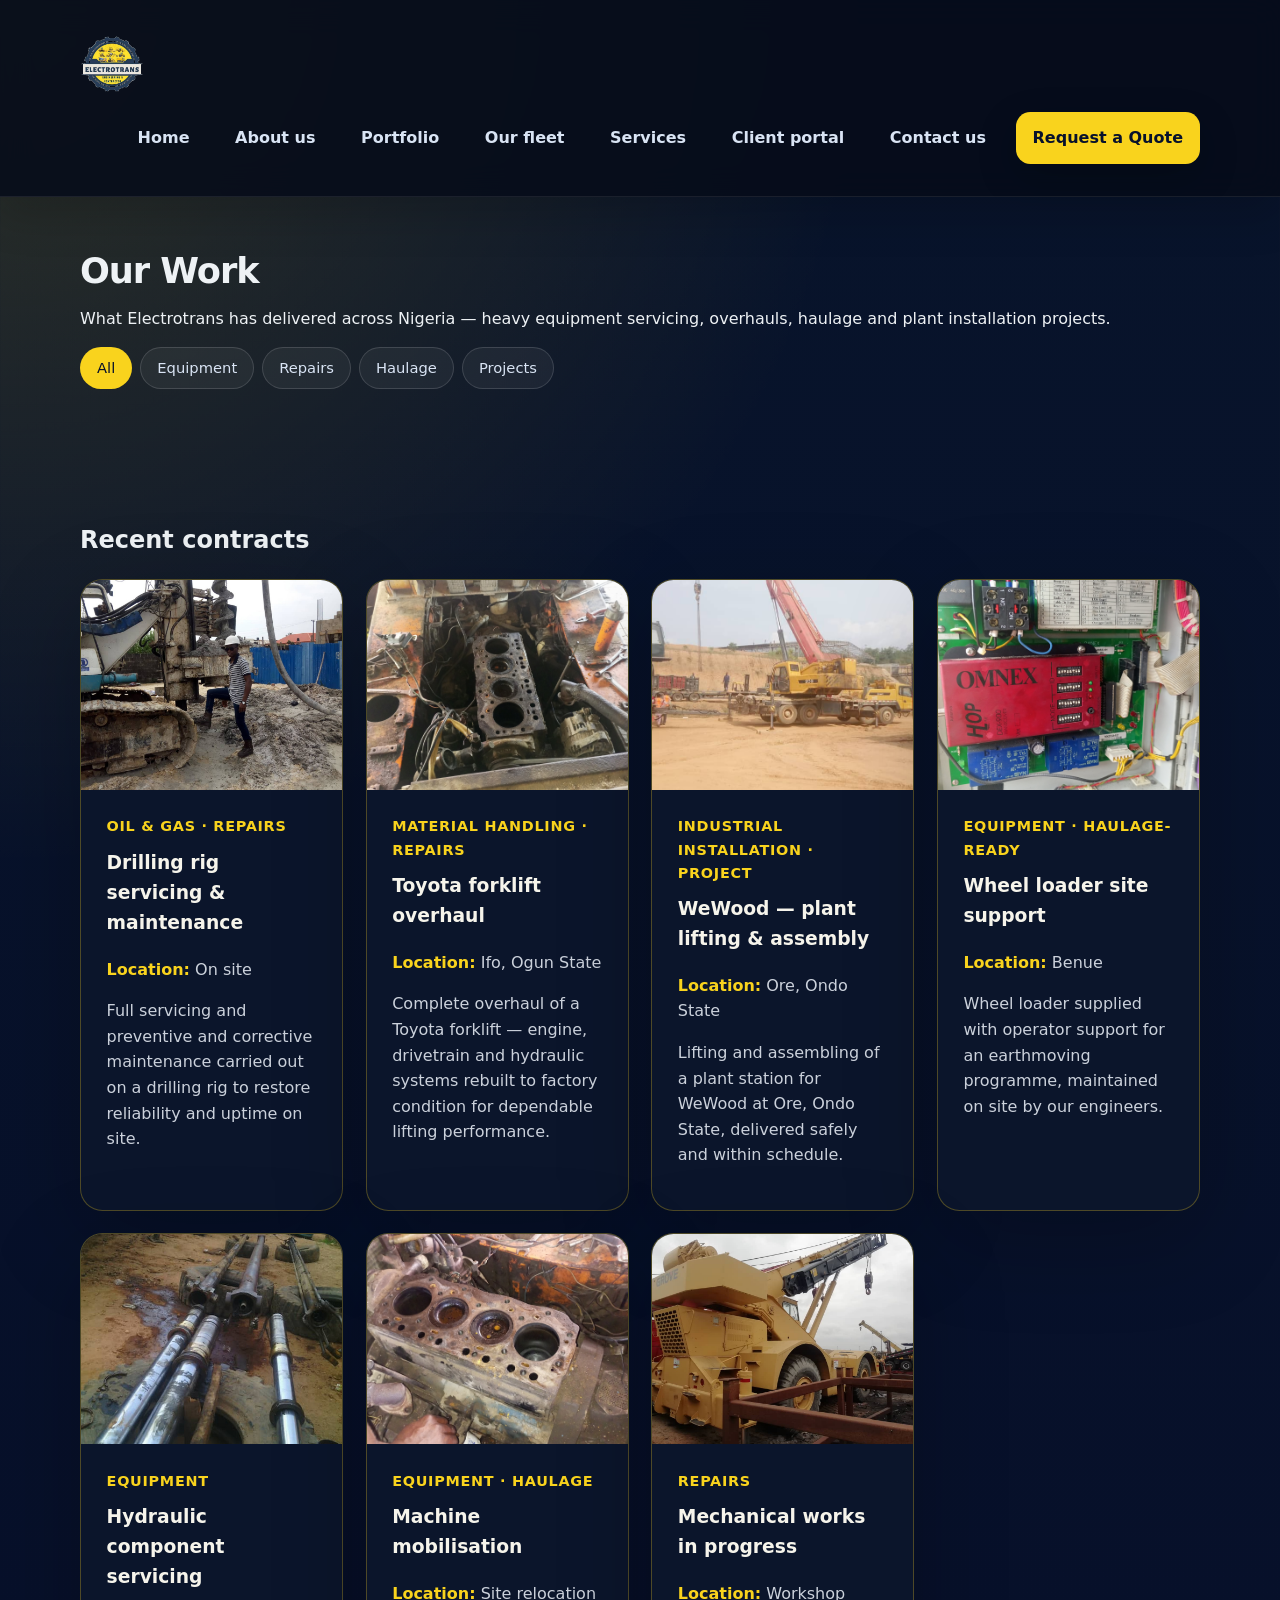
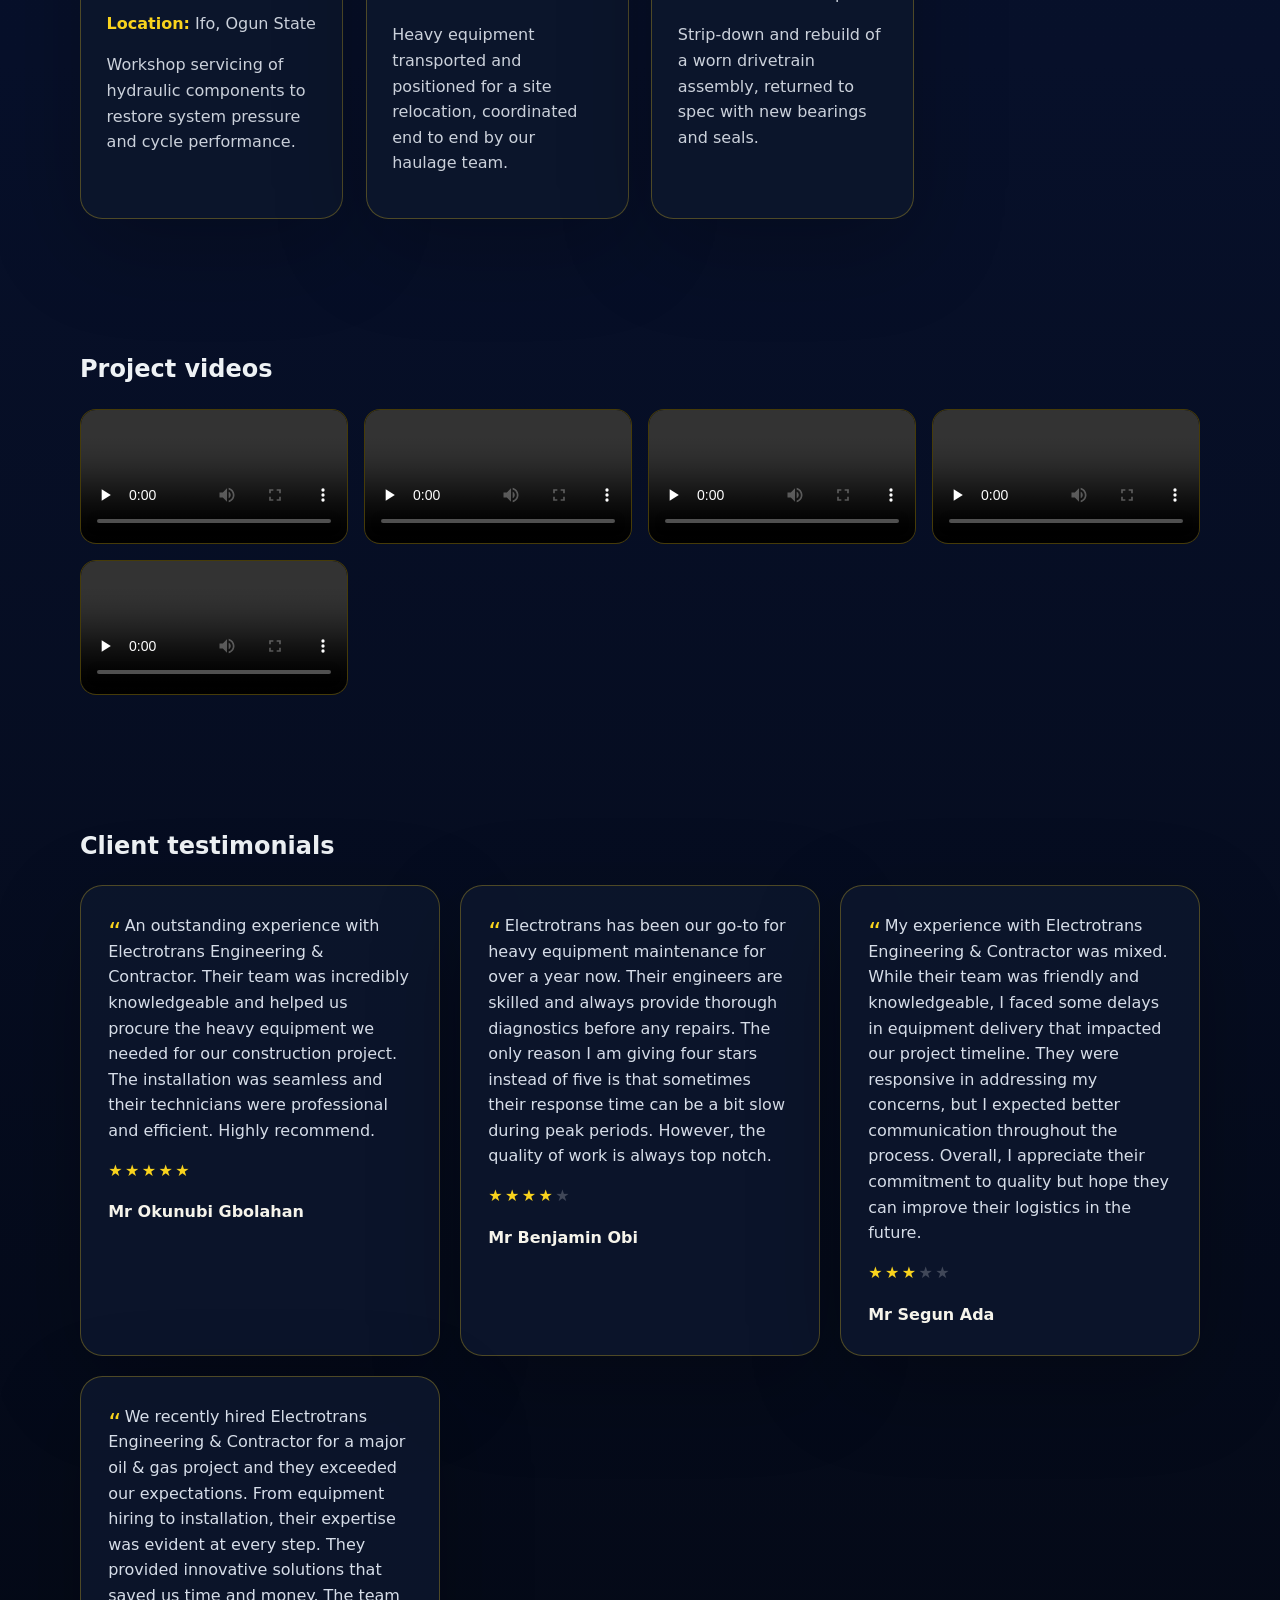
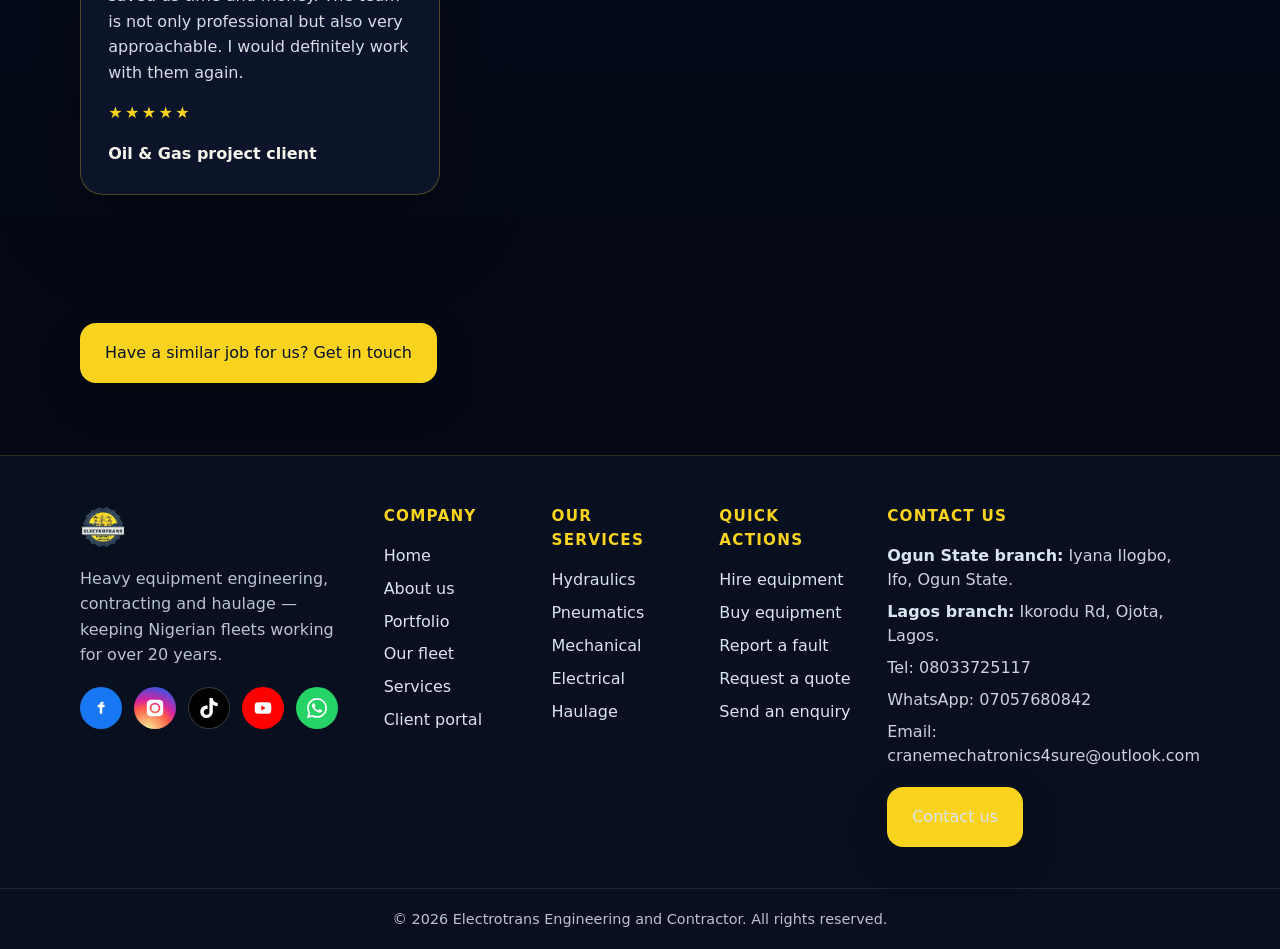
<file: portfolio.html>
<!doctype html>
<html lang="en">
<head>
  <meta charset="utf-8" />
  <meta name="viewport" content="width=device-width,initial-scale=1" />
  <title>Portfolio | Electrotrans Engineering and Contractor</title>
  <link rel="stylesheet" href="styles.css" />
  <link rel="icon" type="image/png" href="assets/logo-transparent.png" />
  <meta name="description" content="Recent contracts and projects by Electrotrans Engineering and Contractor — drilling rig servicing, forklift overhaul, plant lifting and assembly, plus a gallery of heavy equipment work across Nigeria." />
  <meta name="author" content="Electrotrans Engineering and Contractor" />
  <meta name="theme-color" content="#08142b" />
  <link rel="canonical" href="https://temmyadekunle.github.io/Electrotrans/portfolio.html" />
  <meta property="og:type" content="website" />
  <meta property="og:title" content="Portfolio | Electrotrans Engineering and Contractor" />
  <meta property="og:description" content="Drilling rig servicing, Toyota forklift overhaul, and plant lifting & assembly at Ore, Ondo State — recent heavy equipment contracts by Electrotrans." />
  <meta property="og:url" content="https://temmyadekunle.github.io/Electrotrans/portfolio.html" />
  <meta property="og:image" content="https://temmyadekunle.github.io/Electrotrans/assets/portfolio/p12-44.jpg" />
  <meta property="og:locale" content="en_US" />
  <meta name="twitter:card" content="summary_large_image" />
</head>
<body>
  <header class="site-header">
    <div class="container header-inner">
      <a class="logo-link" href="index.html">
        <img class="site-logo" src="assets/logo-transparent.png" alt="Electrotrans Engineering and Contractor logo" />
      </a>
      <button class="menu-toggle" type="button" aria-expanded="false" aria-controls="main-nav" aria-label="Toggle navigation menu">
        <span class="menu-toggle-bar"></span>
        <span class="menu-toggle-bar"></span>
        <span class="menu-toggle-bar"></span>
      </button>
      <nav class="main-nav" id="main-nav" aria-label="Primary navigation">
        <a href="index.html#home">Home</a>
        <a href="about.html">About us</a>
        <a href="portfolio.html">Portfolio</a>
        <a href="fleet.html">Our fleet</a>
        <a href="services.html">Services</a>
        <a href="app.html">Client portal</a>
        <a href="contact.html">Contact us</a>
        <a class="cta" href="app.html#fault">Request a Quote</a>
      </nav>
    </div>
  </header>

  <main class="container">
    <section class="overview">
      <h1>Our Work</h1>
      <p>What Electrotrans has delivered across Nigeria — heavy equipment servicing, overhauls, haulage and plant installation projects.</p>
      <div class="chip-scroll" id="pf-filter" role="group" aria-label="Filter projects" style="display:flex;gap:.5rem;flex-wrap:wrap;margin-top:1rem">
        <button class="chip" type="button" data-filter="all" aria-pressed="true">All</button>
        <button class="chip" type="button" data-filter="equipment" aria-pressed="false">Equipment</button>
        <button class="chip" type="button" data-filter="repairs" aria-pressed="false">Repairs</button>
        <button class="chip" type="button" data-filter="haulage" aria-pressed="false">Haulage</button>
        <button class="chip" type="button" data-filter="projects" aria-pressed="false">Projects</button>
      </div>
      <style>
        .chip {
          border: 1px solid rgba(255, 255, 255, 0.14);
          background: rgba(255, 255, 255, 0.05);
          color: var(--nav-text);
          padding: .5rem 1rem;
          border-radius: 999px;
          font: inherit;
          font-size: .92rem;
          cursor: pointer;
        }
        .chip:hover { background: var(--yellow-soft); }
        .chip[aria-pressed="true"] { background: var(--yellow); color: #07112c; border-color: rgba(249, 211, 29, .35); }
      </style>
    </section>

    <section class="overview">
      <h2>Recent contracts</h2>
      <div class="grid cards" id="pf-grid"></div>
    </section>

    <section class="overview">
      <h2>Project videos</h2>
      <div class="video-grid">
        <video src="assets/VID-20240318-WA0013.mp4" controls preload="none"></video>
        <video src="assets/VID-20240318-WA0016.mp4" controls preload="none"></video>
        <video src="assets/VID-20250709-WA0001.mp4" controls preload="none"></video>
        <video src="assets/VID-20250715-WA0011.mp4" controls preload="none"></video>
        <video src="assets/VID-20250725-WA0002.mp4" controls preload="none"></video>
      </div>
    </section>

    <section class="overview">
      <h2>Client testimonials</h2>
      <div class="testimonials">
        <article class="testimonial-card">
          <blockquote>An outstanding experience with Electrotrans Engineering &amp; Contractor. Their team was incredibly knowledgeable and helped us procure the heavy equipment we needed for our construction project. The installation was seamless and their technicians were professional and efficient. Highly recommend.</blockquote>
          <p class="stars"><span aria-hidden="true">★★★★★</span> <span class="empty" aria-hidden="true"></span></p>
          <footer>Mr Okunubi Gbolahan</footer>
        </article>
        <article class="testimonial-card">
          <blockquote>Electrotrans has been our go-to for heavy equipment maintenance for over a year now. Their engineers are skilled and always provide thorough diagnostics before any repairs. The only reason I am giving four stars instead of five is that sometimes their response time can be a bit slow during peak periods. However, the quality of work is always top notch.</blockquote>
          <p class="stars"><span aria-hidden="true">★★★★</span><span class="empty" aria-hidden="true">★</span></p>
          <footer>Mr Benjamin Obi</footer>
        </article>
        <article class="testimonial-card">
          <blockquote>My experience with Electrotrans Engineering &amp; Contractor was mixed. While their team was friendly and knowledgeable, I faced some delays in equipment delivery that impacted our project timeline. They were responsive in addressing my concerns, but I expected better communication throughout the process. Overall, I appreciate their commitment to quality but hope they can improve their logistics in the future.</blockquote>
          <p class="stars"><span aria-hidden="true">★★★</span><span class="empty" aria-hidden="true">★★</span></p>
          <footer>Mr Segun Ada</footer>
        </article>
        <article class="testimonial-card">
          <blockquote>We recently hired Electrotrans Engineering &amp; Contractor for a major oil &amp; gas project and they exceeded our expectations. From equipment hiring to installation, their expertise was evident at every step. They provided innovative solutions that saved us time and money. The team is not only professional but also very approachable. I would definitely work with them again.</blockquote>
          <p class="stars"><span aria-hidden="true">★★★★★</span> <span class="empty" aria-hidden="true"></span></p>
          <footer>Oil &amp; Gas project client</footer>
        </article>
      </div>
    </section>

    <section class="overview">
      <p><a class="button" href="contact.html">Have a similar job for us? Get in touch</a></p>
    </section>
  </main>

  <footer class="site-footer">
  <div class="container fat-footer">
    <div class="ff-brand">
      <a class="logo-link" href="index.html">
        <img class="site-logo" src="assets/logo-transparent.png" alt="Electrotrans Engineering and Contractor logo" />
      </a>
      <p class="ff-tagline">Heavy equipment engineering, contracting and haulage — keeping Nigerian fleets working for over 20 years.</p>
      <div class="footer-socials">
          <a class="social-link facebook" href="https://www.facebook.com/ElectrotransEngineeringAndContractor" target="_blank" rel="noopener noreferrer" aria-label="Facebook">
            <svg viewBox="0 0 24 24" aria-hidden="true"><path d="M13.5 7H15V4.5h-1.5c-1.66 0-3 1.34-3 3V8H8v3h2.5v8h3v-8H16l.5-3h-2z"/></svg>
          </a>
          <a class="social-link instagram" href="https://www.instagram.com/electrotrans_engineering" target="_blank" rel="noopener noreferrer" aria-label="Instagram">
            <svg viewBox="0 0 24 24" aria-hidden="true"><path d="M12 2.16c3.2 0 3.58.01 4.85.07 1.17.05 1.8.25 2.23.41.56.22.96.48 1.38.9.42.42.68.82.9 1.38.16.42.36 1.06.41 2.23.06 1.27.07 1.65.07 4.85s-.01 3.58-.07 4.85c-.05 1.17-.25 1.8-.41 2.23a3.7 3.7 0 0 1-.9 1.38c-.42.42-.82.68-1.38.9-.42.16-1.06.36-2.23.41-1.27.06-1.65.07-4.85.07s-3.58-.01-4.85-.07c-1.17-.05-1.8-.25-2.23-.41a3.7 3.7 0 0 1-1.38-.9 3.7 3.7 0 0 1-.9-1.38c-.16-.42-.36-1.06-.41-2.23-.06-1.27-.07-1.65-.07-4.85s.01-3.58.07-4.85c.05-1.17.25-1.8.41-2.23.22-.56.48-.96.9-1.38.42-.42.82-.68 1.38-.9.42-.16 1.06-.36 2.23-.41 1.27-.06 1.65-.07 4.85-.07zm0 3.4A6.44 6.44 0 1 0 18.44 12 6.44 6.44 0 0 0 12 5.56zm0 10.62a4.18 4.18 0 1 1 4.18-4.18 4.18 4.18 0 0 1-4.18 4.18zm6.7-11.05a1.5 1.5 0 1 1-1.5-1.5 1.5 1.5 0 0 1 1.5 1.5z"/></svg>
          </a>
          <a class="social-link tiktok" href="https://www.tiktok.com/@electrotrans_engineering" target="_blank" rel="noopener noreferrer" aria-label="TikTok">
            <svg viewBox="0 0 24 24" aria-hidden="true"><path d="M12.53.02C13.84 0 15.14.01 16.44 0c.08 1.53.63 3.09 1.75 4.17 1.12 1.11 2.7 1.62 4.24 1.79v4.03c-1.44-.05-2.89-.35-4.2-.97-.57-.26-1.1-.59-1.62-.93-.01 2.92.01 5.84-.02 8.75-.08 1.4-.54 2.79-1.35 3.94-1.31 1.92-3.58 3.17-5.91 3.21-1.43.08-2.86-.31-4.08-1.03-2.02-1.19-3.44-3.37-3.65-5.71-.02-.5-.03-1-.01-1.49.18-1.9 1.12-3.72 2.58-4.96 1.66-1.44 3.98-2.13 6.15-1.72.02 1.48-.04 2.96-.04 4.44-.99-.32-2.15-.23-3.02.37-.63.41-1.11 1.04-1.36 1.75-.21.51-.15 1.07-.14 1.61.24 1.64 1.82 3.02 3.5 2.87 1.12-.01 2.19-.66 2.77-1.61.19-.33.4-.67.41-1.06.1-1.79.06-3.57.07-5.36.01-4.03-.01-8.05.02-12.07z"/></svg>
          </a>
          <a class="social-link youtube" href="https://www.youtube.com/@ElectrotransEngineering" target="_blank" rel="noopener noreferrer" aria-label="YouTube">
            <svg viewBox="0 0 24 24" aria-hidden="true"><path d="M21.6 7.2a2.5 2.5 0 0 0-1.8-1.8C18.2 5 12 5 12 5s-6.2 0-7.8.4A2.5 2.5 0 0 0 2.4 7.2 26 26 0 0 0 2 12a26 26 0 0 0 .4 4.8 2.5 2.5 0 0 0 1.8 1.8C5.8 19 12 19 12 19s6.2 0 7.8-.4a2.5 2.5 0 0 0 1.8-1.8A26 26 0 0 0 22 12a26 26 0 0 0-.4-4.8zM10 15V9l5.2 3z"/></svg>
          </a>
          <a class="social-link whatsapp" href="https://wa.me/2347057680842" target="_blank" rel="noopener noreferrer" aria-label="WhatsApp">
            <svg viewBox="0 0 24 24" aria-hidden="true"><path d="M17.47 14.38c-.3-.15-1.76-.87-2.03-.97-.27-.1-.47-.15-.67.15-.2.3-.77.96-.94 1.16-.17.2-.35.22-.64.07-.3-.15-1.26-.46-2.4-1.48-.88-.79-1.48-1.76-1.65-2.06-.17-.3-.02-.46.13-.6.13-.13.3-.35.44-.52.15-.17.2-.3.3-.5.1-.2.05-.37-.02-.52-.08-.15-.67-1.62-.92-2.22-.24-.58-.49-.5-.67-.51h-.57c-.2 0-.52.07-.8.37-.27.3-1.04 1.02-1.04 2.48 0 1.46 1.07 2.88 1.22 3.08.15.2 2.1 3.2 5.08 4.49.71.3 1.26.49 1.7.63.71.22 1.36.19 1.87.12.57-.09 1.76-.72 2-1.42.25-.7.25-1.29.18-1.42-.08-.13-.28-.2-.57-.35zm-5.42 7.4h-.01a9.87 9.87 0 0 1-5.03-1.38l-.36-.21-3.74.98 1-3.65-.24-.37a9.86 9.86 0 0 1-1.51-5.26c0-5.45 4.44-9.88 9.9-9.88a9.85 9.85 0 0 1 7 2.9 9.84 9.84 0 0 1 2.9 7c0 5.44-4.44 9.87-9.9 9.87zm8.42-18.3A11.8 11.8 0 0 0 12.06 0C5.5 0 .16 5.34.16 11.9c0 2.1.55 4.14 1.59 5.94L.06 24l6.3-1.65a11.9 11.9 0 0 0 5.7 1.45h.01c6.56 0 11.89-5.34 11.89-11.9 0-3.18-1.24-6.17-3.49-8.42z"/></svg>
          </a>
      </div>
    </div>
      <div class="ff-col">
        <h4>Company</h4>
        <ul>
          <li><a href="index.html">Home</a></li>
          <li><a href="about.html">About us</a></li>
          <li><a href="portfolio.html">Portfolio</a></li>
          <li><a href="fleet.html">Our fleet</a></li>
          <li><a href="services.html">Services</a></li>
          <li><a href="app.html">Client portal</a></li>
        </ul>
      </div>
      <div class="ff-col">
        <h4>Our services</h4>
        <ul>
          <li><a href="services/hydraulics.html">Hydraulics</a></li>
          <li><a href="services/pneumatics.html">Pneumatics</a></li>
          <li><a href="services/mechanical.html">Mechanical</a></li>
          <li><a href="services/electrical.html">Electrical</a></li>
          <li><a href="services/haulage.html">Haulage</a></li>
        </ul>
      </div>
      <div class="ff-col">
        <h4>Quick actions</h4>
        <ul>
          <li><a href="app.html#marketplace">Hire equipment</a></li>
          <li><a href="fleet.html">Buy equipment</a></li>
          <li><a href="app.html#fault">Report a fault</a></li>
          <li><a href="app.html#services">Request a quote</a></li>
          <li><a href="contact.html">Send an enquiry</a></li>
        </ul>
      </div>
    <div class="ff-col ff-contact">
      <h4>Contact us</h4>
      <ul>
        <li><strong>Ogun State branch:</strong> Iyana Ilogbo, Ifo, Ogun State.</li>
        <li><strong>Lagos branch:</strong> Ikorodu Rd, Ojota, Lagos.</li>
        <li>Tel: 08033725117</li>
        <li>WhatsApp: 07057680842</li>
        <li>Email: cranemechatronics4sure@outlook.com</li>
      </ul>
      <a class="button ff-cta" href="contact.html">Contact us</a>
    </div>
  </div>
  <div class="fat-bottom">
    <div class="container">
      <p>&copy; 2026 Electrotrans Engineering and Contractor. All rights reserved.</p>
    </div>
  </div>
</footer>

  <script>
    var PROJECTS = [
      { cat: "repairs", file: "p12-44.jpg", meta: "Oil &amp; Gas &middot; Repairs", title: "Drilling rig servicing &amp; maintenance", where: "On site", desc: "Full servicing and preventive and corrective maintenance carried out on a drilling rig to restore reliability and uptime on site." },
      { cat: "repairs", file: "p13-49.jpg", meta: "Material Handling &middot; Repairs", title: "Toyota forklift overhaul", where: "Ifo, Ogun State", desc: "Complete overhaul of a Toyota forklift — engine, drivetrain and hydraulic systems rebuilt to factory condition for dependable lifting performance." },
      { cat: "projects", file: "p14-54.jpg", meta: "Industrial Installation &middot; Project", title: "WeWood — plant lifting &amp; assembly", where: "Ore, Ondo State", desc: "Lifting and assembling of a plant station for WeWood at Ore, Ondo State, delivered safely and within schedule." },
      { cat: "equipment", file: "p16-67.jpg", meta: "Equipment &middot; Haulage-ready", title: "Wheel loader site support", where: "Benue", desc: "Wheel loader supplied with operator support for an earthmoving programme, maintained on site by our engineers." },
      { cat: "equipment", file: "p17-72.jpg", meta: "Equipment", title: "Hydraulic component servicing", where: "Ifo, Ogun State", desc: "Workshop servicing of hydraulic components to restore system pressure and cycle performance." },
      { cat: "equipment", file: "p18-79.jpg", meta: "Equipment &middot; Haulage", title: "Machine mobilisation", where: "Site relocation", desc: "Heavy equipment transported and positioned for a site relocation, coordinated end to end by our haulage team." },
      { cat: "repairs", file: "obj-40.jpg", meta: "Repairs", title: "Mechanical works in progress", where: "Workshop", desc: "Strip-down and rebuild of a worn drivetrain assembly, returned to spec with new bearings and seals." }
    ];
    var pfFilter = "all";
    function pfCard(p) {
      return '<article class="card project-card"><img src="assets/portfolio/' + p.file + '" alt="' + p.title.replace(/"/g, '&quot;') + '" loading="lazy" /><div class="project-body"><p class="meta">' + p.meta + '</p><h3>' + p.title + '</h3><p><strong style="color:var(--yellow)">Location:</strong> ' + p.where + '</p><p>' + p.desc + '</p></div></article>';
    }
    function pfRender() {
      var rows = PROJECTS.filter(function (p) { return pfFilter === "all" || p.cat === pfFilter; });
      var grid = document.getElementById("pf-grid");
      grid.innerHTML = rows.length ? rows.map(pfCard).join("") : '<p class="empty-state">No projects in this category yet.</p>';
    }
    pfRender();
    document.getElementById("pf-filter").addEventListener("click", function (e) {
      var chip = e.target.closest(".chip");
      if (!chip) return;
      pfFilter = chip.getAttribute("data-filter");
      this.querySelectorAll(".chip").forEach(function (c) { c.setAttribute("aria-pressed", "false"); });
      chip.setAttribute("aria-pressed", "true");
      pfRender();
    });
  </script>
  <script src="script.js"></script>
</body>
</html>
</file>
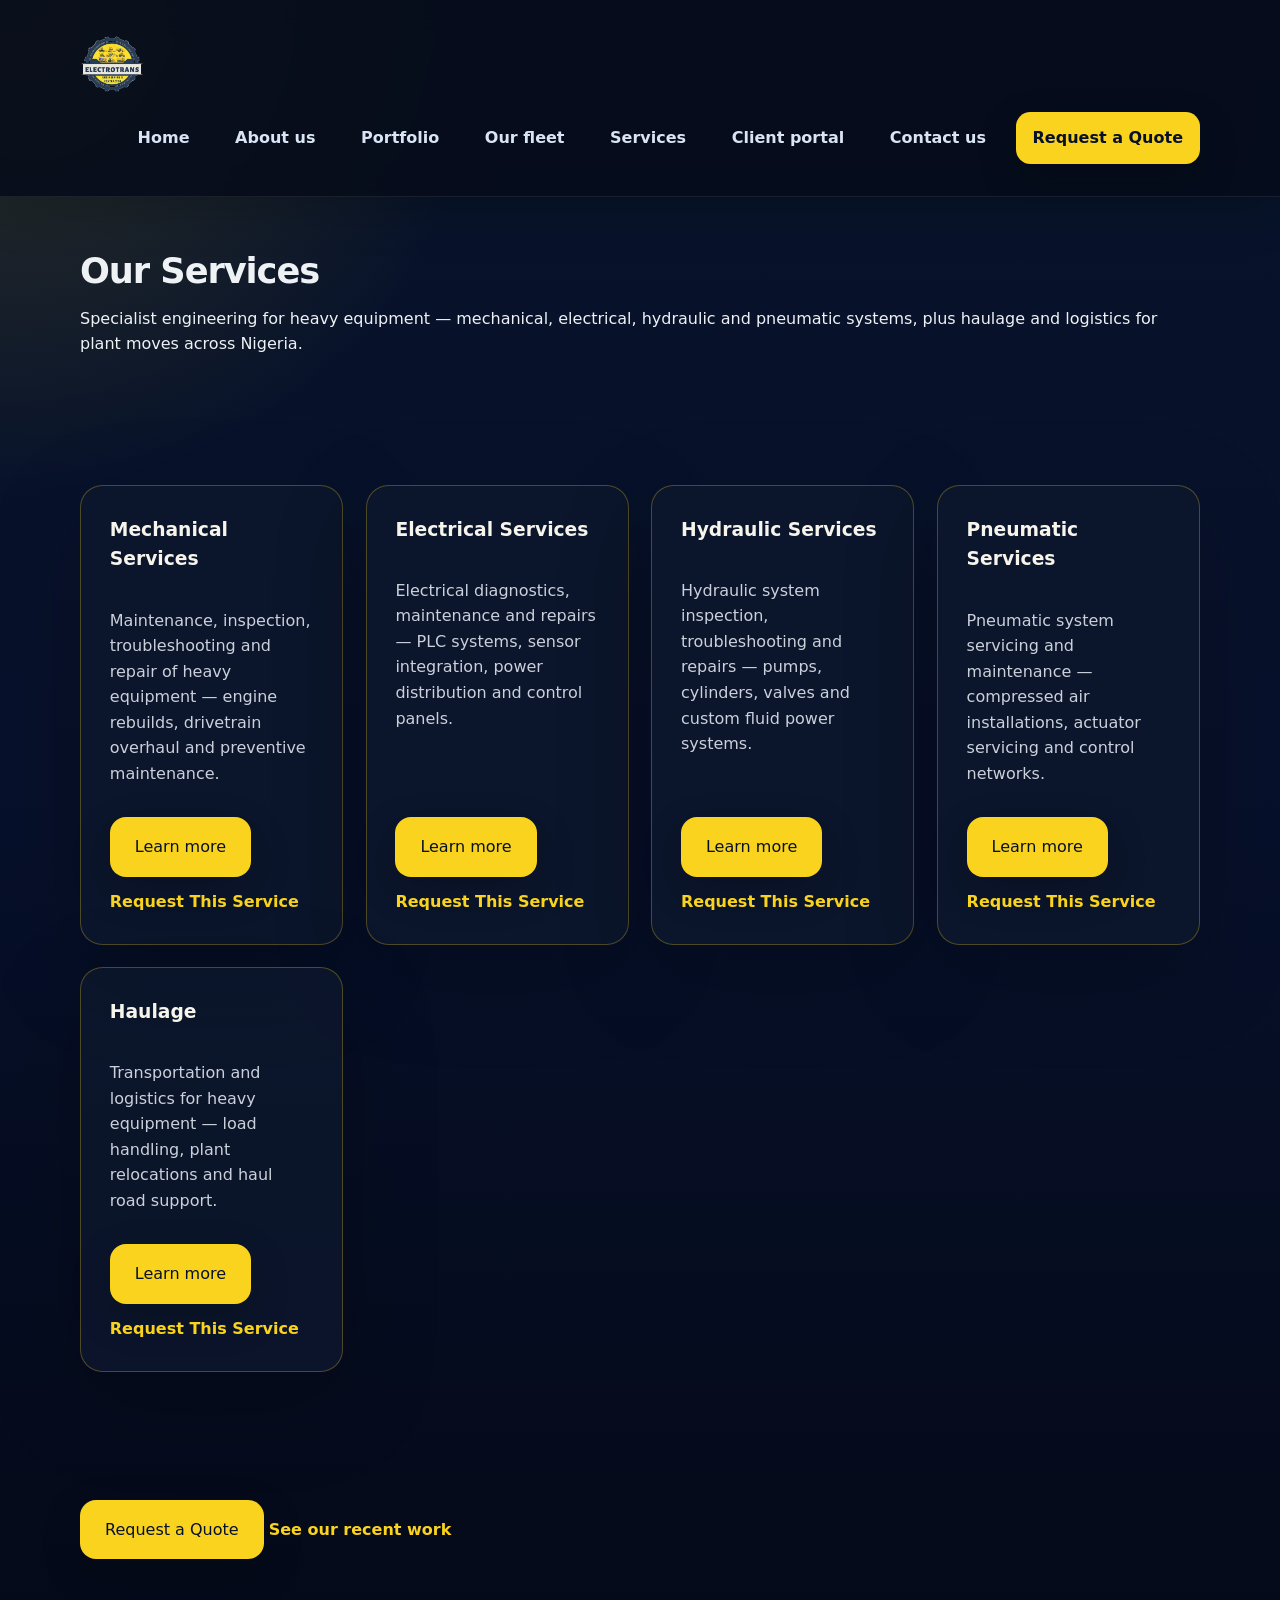
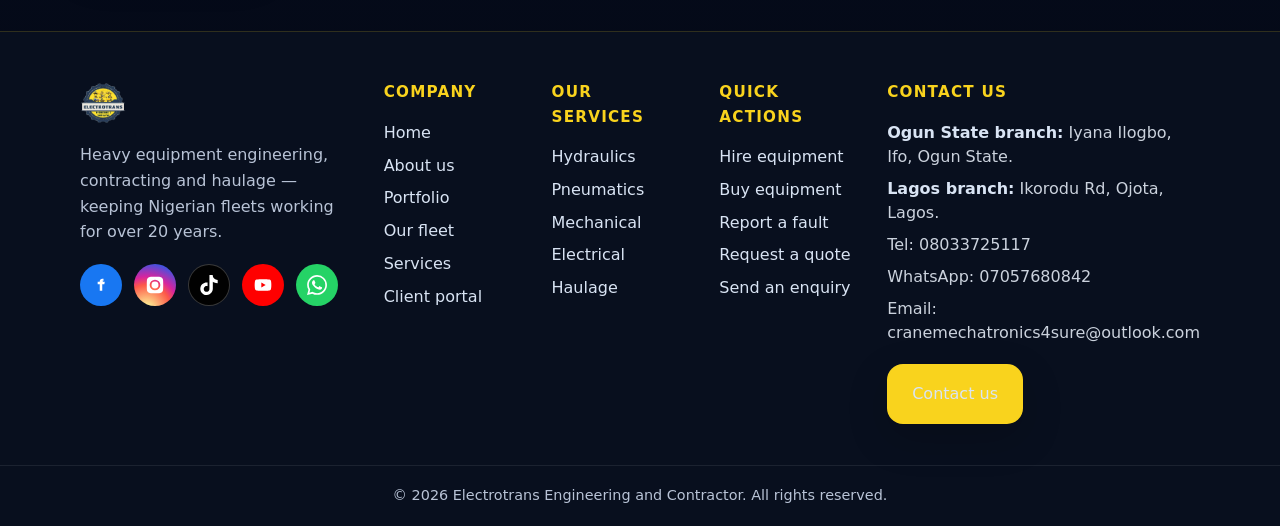
<file: services.html>
<!doctype html>
<html lang="en">
<head>
  <meta charset="utf-8" />
  <meta name="viewport" content="width=device-width,initial-scale=1" />
  <title>Services | Electrotrans Engineering and Contractor</title>
  <link rel="stylesheet" href="styles.css" />
  <link rel="icon" type="image/png" href="assets/logo-transparent.png" />
  <meta name="description" content="Electrotrans services — mechanical, electrical, hydraulic and pneumatic engineering plus heavy equipment haulage, for construction, oil & gas, mining and industrial clients." />
  <meta name="author" content="Electrotrans Engineering and Contractor" />
  <meta name="theme-color" content="#08142b" />
  <link rel="canonical" href="https://temmyadekunle.github.io/Electrotrans/services.html" />
  <meta property="og:type" content="website" />
  <meta property="og:title" content="Services | Electrotrans Engineering and Contractor" />
  <meta property="og:description" content="Mechanical, electrical, hydraulic and pneumatic engineering plus heavy equipment haulage across Nigeria." />
  <meta property="og:url" content="https://temmyadekunle.github.io/Electrotrans/services.html" />
  <meta property="og:image" content="https://temmyadekunle.github.io/Electrotrans/assets/logo-transparent.png" />
  <meta property="og:locale" content="en_US" />
  <meta name="twitter:card" content="summary" />
</head>
<body>
  <header class="site-header">
    <div class="container header-inner">
      <a class="logo-link" href="index.html">
        <img class="site-logo" src="assets/logo-transparent.png" alt="Electrotrans Engineering and Contractor logo" />
      </a>
      <button class="menu-toggle" type="button" aria-expanded="false" aria-controls="main-nav" aria-label="Toggle navigation menu">
        <span class="menu-toggle-bar"></span>
        <span class="menu-toggle-bar"></span>
        <span class="menu-toggle-bar"></span>
      </button>
      <nav class="main-nav" id="main-nav" aria-label="Primary navigation">
        <a href="index.html#home">Home</a>
        <a href="about.html">About us</a>
        <a href="portfolio.html">Portfolio</a>
        <a href="fleet.html">Our fleet</a>
        <a href="services.html">Services</a>
        <a href="app.html">Client portal</a>
        <a href="contact.html">Contact us</a>
        <a class="cta" href="app.html#fault">Request a Quote</a>
      </nav>
    </div>
  </header>

  <main class="container">
    <section class="overview">
      <h1 class="section-title">Our Services</h1>
      <p>Specialist engineering for heavy equipment — mechanical, electrical, hydraulic and pneumatic systems, plus haulage and logistics for plant moves across Nigeria.</p>
    </section>

    <section class="overview">
      <div class="grid cards">
        <article class="card">
          <h3>Mechanical Services</h3>
          <p>Maintenance, inspection, troubleshooting and repair of heavy equipment — engine rebuilds, drivetrain overhaul and preventive maintenance.</p>
          <div class="portal-actions">
            <a class="button" href="services/mechanical.html">Learn more</a>
            <a class="text-link" href="app.html#fault">Request This Service</a>
          </div>
        </article>
        <article class="card">
          <h3>Electrical Services</h3>
          <p>Electrical diagnostics, maintenance and repairs — PLC systems, sensor integration, power distribution and control panels.</p>
          <div class="portal-actions">
            <a class="button" href="services/electrical.html">Learn more</a>
            <a class="text-link" href="app.html#fault">Request This Service</a>
          </div>
        </article>
        <article class="card">
          <h3>Hydraulic Services</h3>
          <p>Hydraulic system inspection, troubleshooting and repairs — pumps, cylinders, valves and custom fluid power systems.</p>
          <div class="portal-actions">
            <a class="button" href="services/hydraulics.html">Learn more</a>
            <a class="text-link" href="app.html#fault">Request This Service</a>
          </div>
        </article>
        <article class="card">
          <h3>Pneumatic Services</h3>
          <p>Pneumatic system servicing and maintenance — compressed air installations, actuator servicing and control networks.</p>
          <div class="portal-actions">
            <a class="button" href="services/pneumatics.html">Learn more</a>
            <a class="text-link" href="app.html#fault">Request This Service</a>
          </div>
        </article>
        <article class="card">
          <h3>Haulage</h3>
          <p>Transportation and logistics for heavy equipment — load handling, plant relocations and haul road support.</p>
          <div class="portal-actions">
            <a class="button" href="services/haulage.html">Learn more</a>
            <a class="text-link" href="app.html#fault">Request This Service</a>
          </div>
        </article>
      </div>
    </section>

    <section class="overview">
      <p><a class="button" href="app.html#fault">Request a Quote</a> <a class="text-link" href="portfolio.html">See our recent work</a></p>
    </section>
  </main>

  <footer class="site-footer">
  <div class="container fat-footer">
    <div class="ff-brand">
      <a class="logo-link" href="index.html">
        <img class="site-logo" src="assets/logo-transparent.png" alt="Electrotrans Engineering and Contractor logo" />
      </a>
      <p class="ff-tagline">Heavy equipment engineering, contracting and haulage — keeping Nigerian fleets working for over 20 years.</p>
      <div class="footer-socials">
          <a class="social-link facebook" href="https://www.facebook.com/ElectrotransEngineeringAndContractor" target="_blank" rel="noopener noreferrer" aria-label="Facebook">
            <svg viewBox="0 0 24 24" aria-hidden="true"><path d="M13.5 7H15V4.5h-1.5c-1.66 0-3 1.34-3 3V8H8v3h2.5v8h3v-8H16l.5-3h-2z"/></svg>
          </a>
          <a class="social-link instagram" href="https://www.instagram.com/electrotrans_engineering" target="_blank" rel="noopener noreferrer" aria-label="Instagram">
            <svg viewBox="0 0 24 24" aria-hidden="true"><path d="M12 2.16c3.2 0 3.58.01 4.85.07 1.17.05 1.8.25 2.23.41.56.22.96.48 1.38.9.42.42.68.82.9 1.38.16.42.36 1.06.41 2.23.06 1.27.07 1.65.07 4.85s-.01 3.58-.07 4.85c-.05 1.17-.25 1.8-.41 2.23a3.7 3.7 0 0 1-.9 1.38c-.42.42-.82.68-1.38.9-.42.16-1.06.36-2.23.41-1.27.06-1.65.07-4.85.07s-3.58-.01-4.85-.07c-1.17-.05-1.8-.25-2.23-.41a3.7 3.7 0 0 1-1.38-.9 3.7 3.7 0 0 1-.9-1.38c-.16-.42-.36-1.06-.41-2.23-.06-1.27-.07-1.65-.07-4.85s.01-3.58.07-4.85c.05-1.17.25-1.8.41-2.23.22-.56.48-.96.9-1.38.42-.42.82-.68 1.38-.9.42-.16 1.06-.36 2.23-.41 1.27-.06 1.65-.07 4.85-.07zm0 3.4A6.44 6.44 0 1 0 18.44 12 6.44 6.44 0 0 0 12 5.56zm0 10.62a4.18 4.18 0 1 1 4.18-4.18 4.18 4.18 0 0 1-4.18 4.18zm6.7-11.05a1.5 1.5 0 1 1-1.5-1.5 1.5 1.5 0 0 1 1.5 1.5z"/></svg>
          </a>
          <a class="social-link tiktok" href="https://www.tiktok.com/@electrotrans_engineering" target="_blank" rel="noopener noreferrer" aria-label="TikTok">
            <svg viewBox="0 0 24 24" aria-hidden="true"><path d="M12.53.02C13.84 0 15.14.01 16.44 0c.08 1.53.63 3.09 1.75 4.17 1.12 1.11 2.7 1.62 4.24 1.79v4.03c-1.44-.05-2.89-.35-4.2-.97-.57-.26-1.1-.59-1.62-.93-.01 2.92.01 5.84-.02 8.75-.08 1.4-.54 2.79-1.35 3.94-1.31 1.92-3.58 3.17-5.91 3.21-1.43.08-2.86-.31-4.08-1.03-2.02-1.19-3.44-3.37-3.65-5.71-.02-.5-.03-1-.01-1.49.18-1.9 1.12-3.72 2.58-4.96 1.66-1.44 3.98-2.13 6.15-1.72.02 1.48-.04 2.96-.04 4.44-.99-.32-2.15-.23-3.02.37-.63.41-1.11 1.04-1.36 1.75-.21.51-.15 1.07-.14 1.61.24 1.64 1.82 3.02 3.5 2.87 1.12-.01 2.19-.66 2.77-1.61.19-.33.4-.67.41-1.06.1-1.79.06-3.57.07-5.36.01-4.03-.01-8.05.02-12.07z"/></svg>
          </a>
          <a class="social-link youtube" href="https://www.youtube.com/@ElectrotransEngineering" target="_blank" rel="noopener noreferrer" aria-label="YouTube">
            <svg viewBox="0 0 24 24" aria-hidden="true"><path d="M21.6 7.2a2.5 2.5 0 0 0-1.8-1.8C18.2 5 12 5 12 5s-6.2 0-7.8.4A2.5 2.5 0 0 0 2.4 7.2 26 26 0 0 0 2 12a26 26 0 0 0 .4 4.8 2.5 2.5 0 0 0 1.8 1.8C5.8 19 12 19 12 19s6.2 0 7.8-.4a2.5 2.5 0 0 0 1.8-1.8A26 26 0 0 0 22 12a26 26 0 0 0-.4-4.8zM10 15V9l5.2 3z"/></svg>
          </a>
          <a class="social-link whatsapp" href="https://wa.me/2347057680842" target="_blank" rel="noopener noreferrer" aria-label="WhatsApp">
            <svg viewBox="0 0 24 24" aria-hidden="true"><path d="M17.47 14.38c-.3-.15-1.76-.87-2.03-.97-.27-.1-.47-.15-.67.15-.2.3-.77.96-.94 1.16-.17.2-.35.22-.64.07-.3-.15-1.26-.46-2.4-1.48-.88-.79-1.48-1.76-1.65-2.06-.17-.3-.02-.46.13-.6.13-.13.3-.35.44-.52.15-.17.2-.3.3-.5.1-.2.05-.37-.02-.52-.08-.15-.67-1.62-.92-2.22-.24-.58-.49-.5-.67-.51h-.57c-.2 0-.52.07-.8.37-.27.3-1.04 1.02-1.04 2.48 0 1.46 1.07 2.88 1.22 3.08.15.2 2.1 3.2 5.08 4.49.71.3 1.26.49 1.7.63.71.22 1.36.19 1.87.12.57-.09 1.76-.72 2-1.42.25-.7.25-1.29.18-1.42-.08-.13-.28-.2-.57-.35zm-5.42 7.4h-.01a9.87 9.87 0 0 1-5.03-1.38l-.36-.21-3.74.98 1-3.65-.24-.37a9.86 9.86 0 0 1-1.51-5.26c0-5.45 4.44-9.88 9.9-9.88a9.85 9.85 0 0 1 7 2.9 9.84 9.84 0 0 1 2.9 7c0 5.44-4.44 9.87-9.9 9.87zm8.42-18.3A11.8 11.8 0 0 0 12.06 0C5.5 0 .16 5.34.16 11.9c0 2.1.55 4.14 1.59 5.94L.06 24l6.3-1.65a11.9 11.9 0 0 0 5.7 1.45h.01c6.56 0 11.89-5.34 11.89-11.9 0-3.18-1.24-6.17-3.49-8.42z"/></svg>
          </a>
      </div>
    </div>
      <div class="ff-col">
        <h4>Company</h4>
        <ul>
          <li><a href="index.html">Home</a></li>
          <li><a href="about.html">About us</a></li>
          <li><a href="portfolio.html">Portfolio</a></li>
          <li><a href="fleet.html">Our fleet</a></li>
          <li><a href="services.html">Services</a></li>
          <li><a href="app.html">Client portal</a></li>
        </ul>
      </div>
      <div class="ff-col">
        <h4>Our services</h4>
        <ul>
          <li><a href="services/hydraulics.html">Hydraulics</a></li>
          <li><a href="services/pneumatics.html">Pneumatics</a></li>
          <li><a href="services/mechanical.html">Mechanical</a></li>
          <li><a href="services/electrical.html">Electrical</a></li>
          <li><a href="services/haulage.html">Haulage</a></li>
        </ul>
      </div>
      <div class="ff-col">
        <h4>Quick actions</h4>
        <ul>
          <li><a href="app.html#marketplace">Hire equipment</a></li>
          <li><a href="fleet.html">Buy equipment</a></li>
          <li><a href="app.html#fault">Report a fault</a></li>
          <li><a href="app.html#services">Request a quote</a></li>
          <li><a href="contact.html">Send an enquiry</a></li>
        </ul>
      </div>
    <div class="ff-col ff-contact">
      <h4>Contact us</h4>
      <ul>
        <li><strong>Ogun State branch:</strong> Iyana Ilogbo, Ifo, Ogun State.</li>
        <li><strong>Lagos branch:</strong> Ikorodu Rd, Ojota, Lagos.</li>
        <li>Tel: 08033725117</li>
        <li>WhatsApp: 07057680842</li>
        <li>Email: cranemechatronics4sure@outlook.com</li>
      </ul>
      <a class="button ff-cta" href="contact.html">Contact us</a>
    </div>
  </div>
  <div class="fat-bottom">
    <div class="container">
      <p>&copy; 2026 Electrotrans Engineering and Contractor. All rights reserved.</p>
    </div>
  </div>
</footer>

  <script src="script.js"></script>
</body>
</html>
</file>
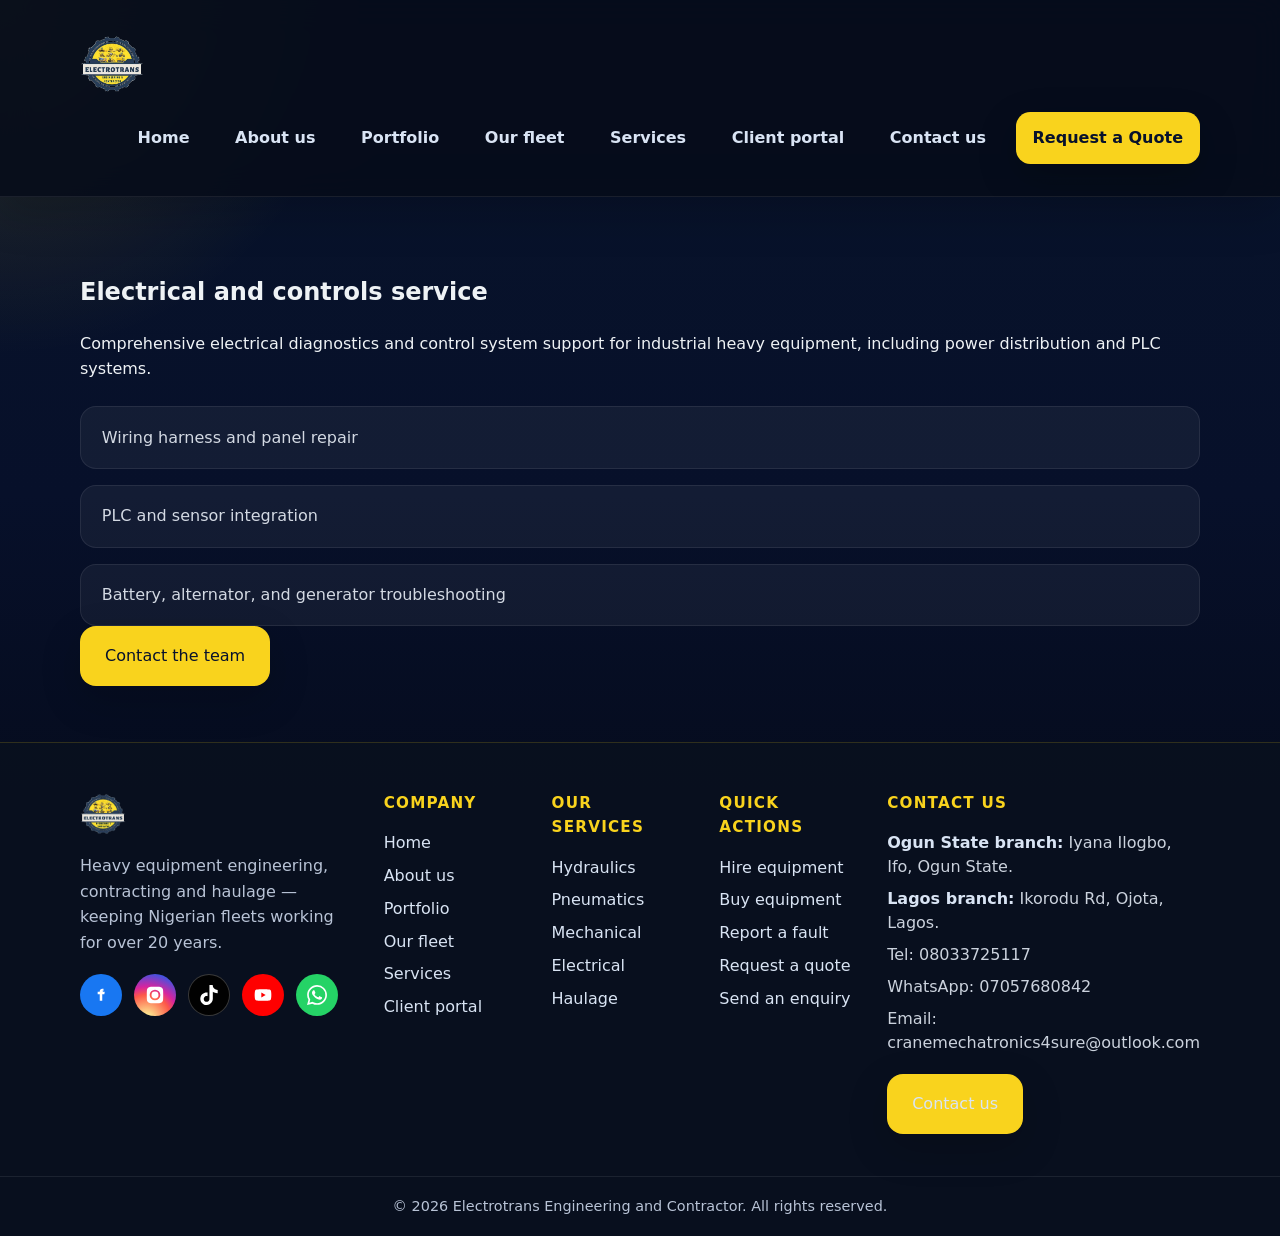
<file: services/electrical.html>
<!doctype html>
<html lang="en">
<head>
  <meta charset="utf-8" />
  <meta name="viewport" content="width=device-width,initial-scale=1" />
  <title>Electrical | Heavy Equipment Engineering</title>
  <link rel="stylesheet" href="../styles.css" />
  <link rel="icon" type="image/png" href="../assets/logo-transparent.png" />
  <meta name="description" content="Electrical and controls — diagnostics, PLC systems, sensor integration and power distribution repairs for heavy equipment." />
  <meta name="author" content="Electrotrans Engineering and Contractor" />
  <meta name="theme-color" content="#08142b" />
  <link rel="canonical" href="https://temmyadekunle.github.io/Electrotrans/services/electrical.html" />
  <meta property="og:type" content="website" />
  <meta property="og:title" content="Electrical | Electrotrans Engineering and Contractor" />
  <meta property="og:description" content="Electrical and controls — diagnostics, PLC systems, sensor integration and power distribution repairs for heavy equipment." />
  <meta property="og:url" content="https://temmyadekunle.github.io/Electrotrans/services/electrical.html" />
  <meta property="og:image" content="https://temmyadekunle.github.io/Electrotrans/assets/logo-transparent.png" />
  <meta property="og:locale" content="en_US" />
  <meta name="twitter:card" content="summary" />
</head>
<body>
  <header class="site-header">
    <div class="container header-inner">
      <a class="logo-link" href="../index.html">
        <img class="site-logo" src="../assets/logo-transparent.png" alt="Electrotrans Engineering and Contractor logo" />
      </a>
      <button class="menu-toggle" type="button" aria-expanded="false" aria-controls="main-nav" aria-label="Toggle navigation menu">
        <span class="menu-toggle-bar"></span>
        <span class="menu-toggle-bar"></span>
        <span class="menu-toggle-bar"></span>
      </button>
      <nav class="main-nav" id="main-nav" aria-label="Primary navigation">
        <a href="../index.html#home">Home</a>
        <a href="../about.html">About us</a>
        <a href="../portfolio.html">Portfolio</a>
        <a href="../fleet.html">Our fleet</a>
        <a href="../services.html">Services</a>
        <a href="../app.html">Client portal</a>
        <a href="../contact.html">Contact us</a>
        <a class="cta" href="../app.html#fault">Request a Quote</a>
      </nav>
    </div>
  </header>

  <main class="container">
    <section class="overview">
      <h2>Electrical and controls service</h2>
      <p>Comprehensive electrical diagnostics and control system support for industrial heavy equipment, including power distribution and PLC systems.</p>
      <ul class="feature-list">
        <li>Wiring harness and panel repair</li>
        <li>PLC and sensor integration</li>
        <li>Battery, alternator, and generator troubleshooting</li>
      </ul>
      <a class="button" href="../contact.html">Contact the team</a>
    </section>
  </main>

  <footer class="site-footer">
  <div class="container fat-footer">
    <div class="ff-brand">
      <a class="logo-link" href="../index.html">
        <img class="site-logo" src="../assets/logo-transparent.png" alt="Electrotrans Engineering and Contractor logo" />
      </a>
      <p class="ff-tagline">Heavy equipment engineering, contracting and haulage — keeping Nigerian fleets working for over 20 years.</p>
      <div class="footer-socials">
          <a class="social-link facebook" href="https://www.facebook.com/ElectrotransEngineeringAndContractor" target="_blank" rel="noopener noreferrer" aria-label="Facebook">
            <svg viewBox="0 0 24 24" aria-hidden="true"><path d="M13.5 7H15V4.5h-1.5c-1.66 0-3 1.34-3 3V8H8v3h2.5v8h3v-8H16l.5-3h-2z"/></svg>
          </a>
          <a class="social-link instagram" href="https://www.instagram.com/electrotrans_engineering" target="_blank" rel="noopener noreferrer" aria-label="Instagram">
            <svg viewBox="0 0 24 24" aria-hidden="true"><path d="M12 2.16c3.2 0 3.58.01 4.85.07 1.17.05 1.8.25 2.23.41.56.22.96.48 1.38.9.42.42.68.82.9 1.38.16.42.36 1.06.41 2.23.06 1.27.07 1.65.07 4.85s-.01 3.58-.07 4.85c-.05 1.17-.25 1.8-.41 2.23a3.7 3.7 0 0 1-.9 1.38c-.42.42-.82.68-1.38.9-.42.16-1.06.36-2.23.41-1.27.06-1.65.07-4.85.07s-3.58-.01-4.85-.07c-1.17-.05-1.8-.25-2.23-.41a3.7 3.7 0 0 1-1.38-.9 3.7 3.7 0 0 1-.9-1.38c-.16-.42-.36-1.06-.41-2.23-.06-1.27-.07-1.65-.07-4.85s.01-3.58.07-4.85c.05-1.17.25-1.8.41-2.23.22-.56.48-.96.9-1.38.42-.42.82-.68 1.38-.9.42-.16 1.06-.36 2.23-.41 1.27-.06 1.65-.07 4.85-.07zm0 3.4A6.44 6.44 0 1 0 18.44 12 6.44 6.44 0 0 0 12 5.56zm0 10.62a4.18 4.18 0 1 1 4.18-4.18 4.18 4.18 0 0 1-4.18 4.18zm6.7-11.05a1.5 1.5 0 1 1-1.5-1.5 1.5 1.5 0 0 1 1.5 1.5z"/></svg>
          </a>
          <a class="social-link tiktok" href="https://www.tiktok.com/@electrotrans_engineering" target="_blank" rel="noopener noreferrer" aria-label="TikTok">
            <svg viewBox="0 0 24 24" aria-hidden="true"><path d="M12.53.02C13.84 0 15.14.01 16.44 0c.08 1.53.63 3.09 1.75 4.17 1.12 1.11 2.7 1.62 4.24 1.79v4.03c-1.44-.05-2.89-.35-4.2-.97-.57-.26-1.1-.59-1.62-.93-.01 2.92.01 5.84-.02 8.75-.08 1.4-.54 2.79-1.35 3.94-1.31 1.92-3.58 3.17-5.91 3.21-1.43.08-2.86-.31-4.08-1.03-2.02-1.19-3.44-3.37-3.65-5.71-.02-.5-.03-1-.01-1.49.18-1.9 1.12-3.72 2.58-4.96 1.66-1.44 3.98-2.13 6.15-1.72.02 1.48-.04 2.96-.04 4.44-.99-.32-2.15-.23-3.02.37-.63.41-1.11 1.04-1.36 1.75-.21.51-.15 1.07-.14 1.61.24 1.64 1.82 3.02 3.5 2.87 1.12-.01 2.19-.66 2.77-1.61.19-.33.4-.67.41-1.06.1-1.79.06-3.57.07-5.36.01-4.03-.01-8.05.02-12.07z"/></svg>
          </a>
          <a class="social-link youtube" href="https://www.youtube.com/@ElectrotransEngineering" target="_blank" rel="noopener noreferrer" aria-label="YouTube">
            <svg viewBox="0 0 24 24" aria-hidden="true"><path d="M21.6 7.2a2.5 2.5 0 0 0-1.8-1.8C18.2 5 12 5 12 5s-6.2 0-7.8.4A2.5 2.5 0 0 0 2.4 7.2 26 26 0 0 0 2 12a26 26 0 0 0 .4 4.8 2.5 2.5 0 0 0 1.8 1.8C5.8 19 12 19 12 19s6.2 0 7.8-.4a2.5 2.5 0 0 0 1.8-1.8A26 26 0 0 0 22 12a26 26 0 0 0-.4-4.8zM10 15V9l5.2 3z"/></svg>
          </a>
          <a class="social-link whatsapp" href="https://wa.me/2347057680842" target="_blank" rel="noopener noreferrer" aria-label="WhatsApp">
            <svg viewBox="0 0 24 24" aria-hidden="true"><path d="M17.47 14.38c-.3-.15-1.76-.87-2.03-.97-.27-.1-.47-.15-.67.15-.2.3-.77.96-.94 1.16-.17.2-.35.22-.64.07-.3-.15-1.26-.46-2.4-1.48-.88-.79-1.48-1.76-1.65-2.06-.17-.3-.02-.46.13-.6.13-.13.3-.35.44-.52.15-.17.2-.3.3-.5.1-.2.05-.37-.02-.52-.08-.15-.67-1.62-.92-2.22-.24-.58-.49-.5-.67-.51h-.57c-.2 0-.52.07-.8.37-.27.3-1.04 1.02-1.04 2.48 0 1.46 1.07 2.88 1.22 3.08.15.2 2.1 3.2 5.08 4.49.71.3 1.26.49 1.7.63.71.22 1.36.19 1.87.12.57-.09 1.76-.72 2-1.42.25-.7.25-1.29.18-1.42-.08-.13-.28-.2-.57-.35zm-5.42 7.4h-.01a9.87 9.87 0 0 1-5.03-1.38l-.36-.21-3.74.98 1-3.65-.24-.37a9.86 9.86 0 0 1-1.51-5.26c0-5.45 4.44-9.88 9.9-9.88a9.85 9.85 0 0 1 7 2.9 9.84 9.84 0 0 1 2.9 7c0 5.44-4.44 9.87-9.9 9.87zm8.42-18.3A11.8 11.8 0 0 0 12.06 0C5.5 0 .16 5.34.16 11.9c0 2.1.55 4.14 1.59 5.94L.06 24l6.3-1.65a11.9 11.9 0 0 0 5.7 1.45h.01c6.56 0 11.89-5.34 11.89-11.9 0-3.18-1.24-6.17-3.49-8.42z"/></svg>
          </a>
      </div>
    </div>
      <div class="ff-col">
        <h4>Company</h4>
        <ul>
          <li><a href="../index.html">Home</a></li>
          <li><a href="../about.html">About us</a></li>
          <li><a href="../portfolio.html">Portfolio</a></li>
          <li><a href="../fleet.html">Our fleet</a></li>
          <li><a href="../services.html">Services</a></li>
          <li><a href="../app.html">Client portal</a></li>
        </ul>
      </div>
      <div class="ff-col">
        <h4>Our services</h4>
        <ul>
          <li><a href="../services/hydraulics.html">Hydraulics</a></li>
          <li><a href="../services/pneumatics.html">Pneumatics</a></li>
          <li><a href="../services/mechanical.html">Mechanical</a></li>
          <li><a href="../services/electrical.html">Electrical</a></li>
          <li><a href="../services/haulage.html">Haulage</a></li>
        </ul>
      </div>
      <div class="ff-col">
        <h4>Quick actions</h4>
        <ul>
          <li><a href="../app.html#marketplace">Hire equipment</a></li>
          <li><a href="../fleet.html">Buy equipment</a></li>
          <li><a href="../app.html#fault">Report a fault</a></li>
          <li><a href="../app.html#services">Request a quote</a></li>
          <li><a href="../contact.html">Send an enquiry</a></li>
        </ul>
      </div>
    <div class="ff-col ff-contact">
      <h4>Contact us</h4>
      <ul>
        <li><strong>Ogun State branch:</strong> Iyana Ilogbo, Ifo, Ogun State.</li>
        <li><strong>Lagos branch:</strong> Ikorodu Rd, Ojota, Lagos.</li>
        <li>Tel: 08033725117</li>
        <li>WhatsApp: 07057680842</li>
        <li>Email: cranemechatronics4sure@outlook.com</li>
      </ul>
      <a class="button ff-cta" href="../contact.html">Contact us</a>
    </div>
  </div>
  <div class="fat-bottom">
    <div class="container">
      <p>&copy; 2026 Electrotrans Engineering and Contractor. All rights reserved.</p>
    </div>
  </div>
</footer>

  <script src="../script.js"></script>
</body>
</html>
</file>
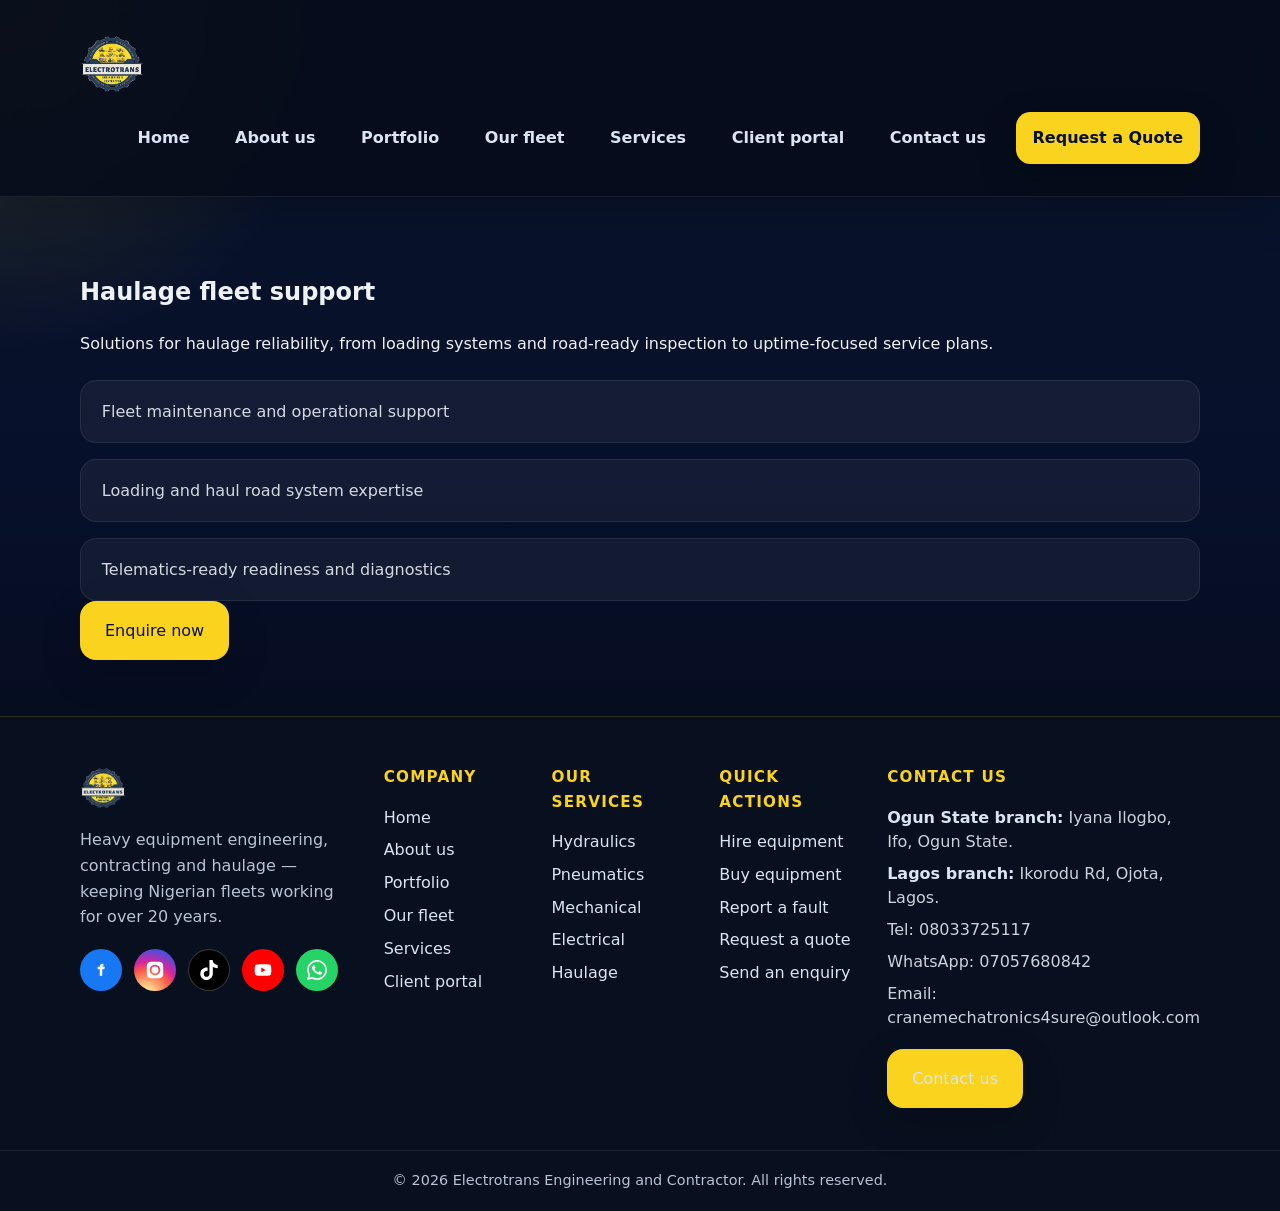
<file: services/haulage.html>
<!doctype html>
<html lang="en">
<head>
  <meta charset="utf-8" />
  <meta name="viewport" content="width=device-width,initial-scale=1" />
  <title>Haulage | Heavy Equipment Engineering</title>
  <link rel="stylesheet" href="../styles.css" />
  <link rel="icon" type="image/png" href="../assets/logo-transparent.png" />
  <meta name="description" content="Haulage — fleet uptime, load-handling systems, haul road support and telematics-ready service for heavy equipment." />
  <meta name="author" content="Electrotrans Engineering and Contractor" />
  <meta name="theme-color" content="#08142b" />
  <link rel="canonical" href="https://temmyadekunle.github.io/Electrotrans/services/haulage.html" />
  <meta property="og:type" content="website" />
  <meta property="og:title" content="Haulage | Electrotrans Engineering and Contractor" />
  <meta property="og:description" content="Haulage — fleet uptime, load-handling systems, haul road support and telematics-ready service for heavy equipment." />
  <meta property="og:url" content="https://temmyadekunle.github.io/Electrotrans/services/haulage.html" />
  <meta property="og:image" content="https://temmyadekunle.github.io/Electrotrans/assets/logo-transparent.png" />
  <meta property="og:locale" content="en_US" />
  <meta name="twitter:card" content="summary" />
</head>
<body>
  <header class="site-header">
    <div class="container header-inner">
      <a class="logo-link" href="../index.html">
        <img class="site-logo" src="../assets/logo-transparent.png" alt="Electrotrans Engineering and Contractor logo" />
      </a>
      <button class="menu-toggle" type="button" aria-expanded="false" aria-controls="main-nav" aria-label="Toggle navigation menu">
        <span class="menu-toggle-bar"></span>
        <span class="menu-toggle-bar"></span>
        <span class="menu-toggle-bar"></span>
      </button>
      <nav class="main-nav" id="main-nav" aria-label="Primary navigation">
        <a href="../index.html#home">Home</a>
        <a href="../about.html">About us</a>
        <a href="../portfolio.html">Portfolio</a>
        <a href="../fleet.html">Our fleet</a>
        <a href="../services.html">Services</a>
        <a href="../app.html">Client portal</a>
        <a href="../contact.html">Contact us</a>
        <a class="cta" href="../app.html#fault">Request a Quote</a>
      </nav>
    </div>
  </header>

  <main class="container">
    <section class="overview">
      <h2>Haulage fleet support</h2>
      <p>Solutions for haulage reliability, from loading systems and road-ready inspection to uptime-focused service plans.</p>
      <ul class="feature-list">
        <li>Fleet maintenance and operational support</li>
        <li>Loading and haul road system expertise</li>
        <li>Telematics-ready readiness and diagnostics</li>
      </ul>
      <a class="button" href="../contact.html">Enquire now</a>
    </section>
  </main>

  <footer class="site-footer">
  <div class="container fat-footer">
    <div class="ff-brand">
      <a class="logo-link" href="../index.html">
        <img class="site-logo" src="../assets/logo-transparent.png" alt="Electrotrans Engineering and Contractor logo" />
      </a>
      <p class="ff-tagline">Heavy equipment engineering, contracting and haulage — keeping Nigerian fleets working for over 20 years.</p>
      <div class="footer-socials">
          <a class="social-link facebook" href="https://www.facebook.com/ElectrotransEngineeringAndContractor" target="_blank" rel="noopener noreferrer" aria-label="Facebook">
            <svg viewBox="0 0 24 24" aria-hidden="true"><path d="M13.5 7H15V4.5h-1.5c-1.66 0-3 1.34-3 3V8H8v3h2.5v8h3v-8H16l.5-3h-2z"/></svg>
          </a>
          <a class="social-link instagram" href="https://www.instagram.com/electrotrans_engineering" target="_blank" rel="noopener noreferrer" aria-label="Instagram">
            <svg viewBox="0 0 24 24" aria-hidden="true"><path d="M12 2.16c3.2 0 3.58.01 4.85.07 1.17.05 1.8.25 2.23.41.56.22.96.48 1.38.9.42.42.68.82.9 1.38.16.42.36 1.06.41 2.23.06 1.27.07 1.65.07 4.85s-.01 3.58-.07 4.85c-.05 1.17-.25 1.8-.41 2.23a3.7 3.7 0 0 1-.9 1.38c-.42.42-.82.68-1.38.9-.42.16-1.06.36-2.23.41-1.27.06-1.65.07-4.85.07s-3.58-.01-4.85-.07c-1.17-.05-1.8-.25-2.23-.41a3.7 3.7 0 0 1-1.38-.9 3.7 3.7 0 0 1-.9-1.38c-.16-.42-.36-1.06-.41-2.23-.06-1.27-.07-1.65-.07-4.85s.01-3.58.07-4.85c.05-1.17.25-1.8.41-2.23.22-.56.48-.96.9-1.38.42-.42.82-.68 1.38-.9.42-.16 1.06-.36 2.23-.41 1.27-.06 1.65-.07 4.85-.07zm0 3.4A6.44 6.44 0 1 0 18.44 12 6.44 6.44 0 0 0 12 5.56zm0 10.62a4.18 4.18 0 1 1 4.18-4.18 4.18 4.18 0 0 1-4.18 4.18zm6.7-11.05a1.5 1.5 0 1 1-1.5-1.5 1.5 1.5 0 0 1 1.5 1.5z"/></svg>
          </a>
          <a class="social-link tiktok" href="https://www.tiktok.com/@electrotrans_engineering" target="_blank" rel="noopener noreferrer" aria-label="TikTok">
            <svg viewBox="0 0 24 24" aria-hidden="true"><path d="M12.53.02C13.84 0 15.14.01 16.44 0c.08 1.53.63 3.09 1.75 4.17 1.12 1.11 2.7 1.62 4.24 1.79v4.03c-1.44-.05-2.89-.35-4.2-.97-.57-.26-1.1-.59-1.62-.93-.01 2.92.01 5.84-.02 8.75-.08 1.4-.54 2.79-1.35 3.94-1.31 1.92-3.58 3.17-5.91 3.21-1.43.08-2.86-.31-4.08-1.03-2.02-1.19-3.44-3.37-3.65-5.71-.02-.5-.03-1-.01-1.49.18-1.9 1.12-3.72 2.58-4.96 1.66-1.44 3.98-2.13 6.15-1.72.02 1.48-.04 2.96-.04 4.44-.99-.32-2.15-.23-3.02.37-.63.41-1.11 1.04-1.36 1.75-.21.51-.15 1.07-.14 1.61.24 1.64 1.82 3.02 3.5 2.87 1.12-.01 2.19-.66 2.77-1.61.19-.33.4-.67.41-1.06.1-1.79.06-3.57.07-5.36.01-4.03-.01-8.05.02-12.07z"/></svg>
          </a>
          <a class="social-link youtube" href="https://www.youtube.com/@ElectrotransEngineering" target="_blank" rel="noopener noreferrer" aria-label="YouTube">
            <svg viewBox="0 0 24 24" aria-hidden="true"><path d="M21.6 7.2a2.5 2.5 0 0 0-1.8-1.8C18.2 5 12 5 12 5s-6.2 0-7.8.4A2.5 2.5 0 0 0 2.4 7.2 26 26 0 0 0 2 12a26 26 0 0 0 .4 4.8 2.5 2.5 0 0 0 1.8 1.8C5.8 19 12 19 12 19s6.2 0 7.8-.4a2.5 2.5 0 0 0 1.8-1.8A26 26 0 0 0 22 12a26 26 0 0 0-.4-4.8zM10 15V9l5.2 3z"/></svg>
          </a>
          <a class="social-link whatsapp" href="https://wa.me/2347057680842" target="_blank" rel="noopener noreferrer" aria-label="WhatsApp">
            <svg viewBox="0 0 24 24" aria-hidden="true"><path d="M17.47 14.38c-.3-.15-1.76-.87-2.03-.97-.27-.1-.47-.15-.67.15-.2.3-.77.96-.94 1.16-.17.2-.35.22-.64.07-.3-.15-1.26-.46-2.4-1.48-.88-.79-1.48-1.76-1.65-2.06-.17-.3-.02-.46.13-.6.13-.13.3-.35.44-.52.15-.17.2-.3.3-.5.1-.2.05-.37-.02-.52-.08-.15-.67-1.62-.92-2.22-.24-.58-.49-.5-.67-.51h-.57c-.2 0-.52.07-.8.37-.27.3-1.04 1.02-1.04 2.48 0 1.46 1.07 2.88 1.22 3.08.15.2 2.1 3.2 5.08 4.49.71.3 1.26.49 1.7.63.71.22 1.36.19 1.87.12.57-.09 1.76-.72 2-1.42.25-.7.25-1.29.18-1.42-.08-.13-.28-.2-.57-.35zm-5.42 7.4h-.01a9.87 9.87 0 0 1-5.03-1.38l-.36-.21-3.74.98 1-3.65-.24-.37a9.86 9.86 0 0 1-1.51-5.26c0-5.45 4.44-9.88 9.9-9.88a9.85 9.85 0 0 1 7 2.9 9.84 9.84 0 0 1 2.9 7c0 5.44-4.44 9.87-9.9 9.87zm8.42-18.3A11.8 11.8 0 0 0 12.06 0C5.5 0 .16 5.34.16 11.9c0 2.1.55 4.14 1.59 5.94L.06 24l6.3-1.65a11.9 11.9 0 0 0 5.7 1.45h.01c6.56 0 11.89-5.34 11.89-11.9 0-3.18-1.24-6.17-3.49-8.42z"/></svg>
          </a>
      </div>
    </div>
      <div class="ff-col">
        <h4>Company</h4>
        <ul>
          <li><a href="../index.html">Home</a></li>
          <li><a href="../about.html">About us</a></li>
          <li><a href="../portfolio.html">Portfolio</a></li>
          <li><a href="../fleet.html">Our fleet</a></li>
          <li><a href="../services.html">Services</a></li>
          <li><a href="../app.html">Client portal</a></li>
        </ul>
      </div>
      <div class="ff-col">
        <h4>Our services</h4>
        <ul>
          <li><a href="../services/hydraulics.html">Hydraulics</a></li>
          <li><a href="../services/pneumatics.html">Pneumatics</a></li>
          <li><a href="../services/mechanical.html">Mechanical</a></li>
          <li><a href="../services/electrical.html">Electrical</a></li>
          <li><a href="../services/haulage.html">Haulage</a></li>
        </ul>
      </div>
      <div class="ff-col">
        <h4>Quick actions</h4>
        <ul>
          <li><a href="../app.html#marketplace">Hire equipment</a></li>
          <li><a href="../fleet.html">Buy equipment</a></li>
          <li><a href="../app.html#fault">Report a fault</a></li>
          <li><a href="../app.html#services">Request a quote</a></li>
          <li><a href="../contact.html">Send an enquiry</a></li>
        </ul>
      </div>
    <div class="ff-col ff-contact">
      <h4>Contact us</h4>
      <ul>
        <li><strong>Ogun State branch:</strong> Iyana Ilogbo, Ifo, Ogun State.</li>
        <li><strong>Lagos branch:</strong> Ikorodu Rd, Ojota, Lagos.</li>
        <li>Tel: 08033725117</li>
        <li>WhatsApp: 07057680842</li>
        <li>Email: cranemechatronics4sure@outlook.com</li>
      </ul>
      <a class="button ff-cta" href="../contact.html">Contact us</a>
    </div>
  </div>
  <div class="fat-bottom">
    <div class="container">
      <p>&copy; 2026 Electrotrans Engineering and Contractor. All rights reserved.</p>
    </div>
  </div>
</footer>

  <script src="../script.js"></script>
</body>
</html>
</file>
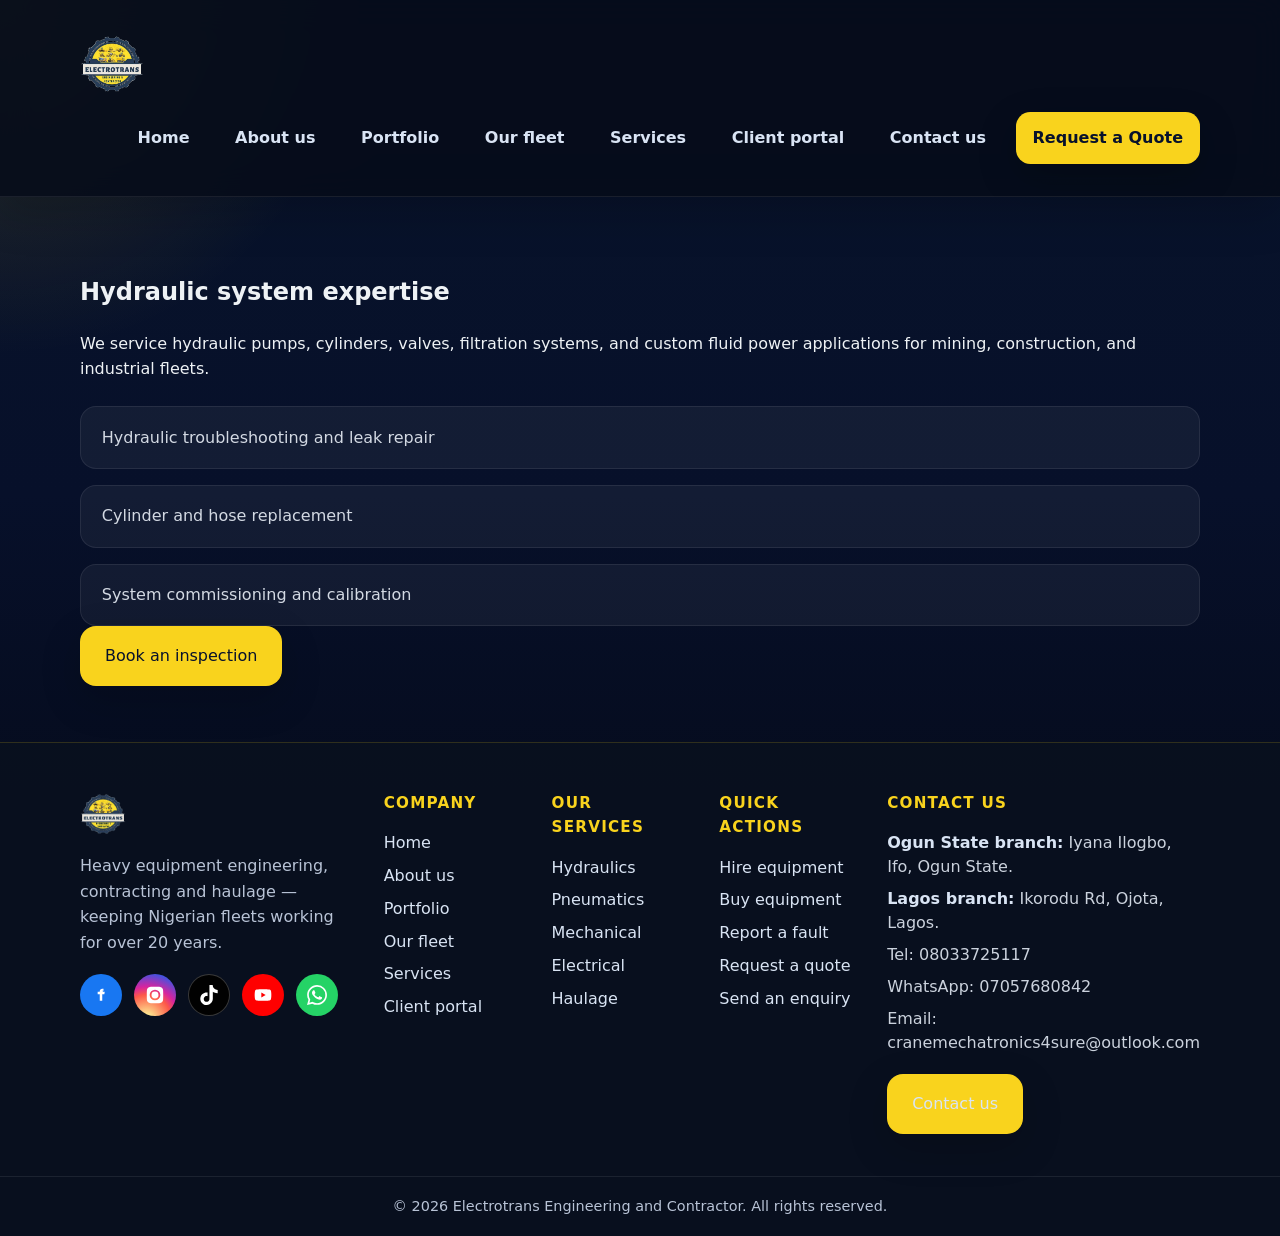
<file: services/hydraulics.html>
<!doctype html>
<html lang="en">
<head>
  <meta charset="utf-8" />
  <meta name="viewport" content="width=device-width,initial-scale=1" />
  <title>Hydraulics | Heavy Equipment Engineering</title>
  <link rel="stylesheet" href="../styles.css" />
  <link rel="icon" type="image/png" href="../assets/logo-transparent.png" />
  <meta name="description" content="Hydraulic system expertise — pumps, cylinders, valves, filtration, commissioning and calibration for mining, construction and industrial fleets." />
  <meta name="author" content="Electrotrans Engineering and Contractor" />
  <meta name="theme-color" content="#08142b" />
  <link rel="canonical" href="https://temmyadekunle.github.io/Electrotrans/services/hydraulics.html" />
  <meta property="og:type" content="website" />
  <meta property="og:title" content="Hydraulics | Electrotrans Engineering and Contractor" />
  <meta property="og:description" content="Hydraulic system expertise — pumps, cylinders, valves, filtration, commissioning and calibration for heavy equipment fleets." />
  <meta property="og:url" content="https://temmyadekunle.github.io/Electrotrans/services/hydraulics.html" />
  <meta property="og:image" content="https://temmyadekunle.github.io/Electrotrans/assets/logo-transparent.png" />
  <meta property="og:locale" content="en_US" />
  <meta name="twitter:card" content="summary" />
</head>
<body>
  <header class="site-header">
    <div class="container header-inner">
      <a class="logo-link" href="../index.html">
        <img class="site-logo" src="../assets/logo-transparent.png" alt="Electrotrans Engineering and Contractor logo" />
      </a>
      <button class="menu-toggle" type="button" aria-expanded="false" aria-controls="main-nav" aria-label="Toggle navigation menu">
        <span class="menu-toggle-bar"></span>
        <span class="menu-toggle-bar"></span>
        <span class="menu-toggle-bar"></span>
      </button>
      <nav class="main-nav" id="main-nav" aria-label="Primary navigation">
        <a href="../index.html#home">Home</a>
        <a href="../about.html">About us</a>
        <a href="../portfolio.html">Portfolio</a>
        <a href="../fleet.html">Our fleet</a>
        <a href="../services.html">Services</a>
        <a href="../app.html">Client portal</a>
        <a href="../contact.html">Contact us</a>
        <a class="cta" href="../app.html#fault">Request a Quote</a>
      </nav>
    </div>
  </header>

  <main class="container">
    <section class="overview">
      <h2>Hydraulic system expertise</h2>
      <p>We service hydraulic pumps, cylinders, valves, filtration systems, and custom fluid power applications for mining, construction, and industrial fleets.</p>
      <ul class="feature-list">
        <li>Hydraulic troubleshooting and leak repair</li>
        <li>Cylinder and hose replacement</li>
        <li>System commissioning and calibration</li>
      </ul>
      <a class="button" href="../contact.html">Book an inspection</a>
    </section>
  </main>

  <footer class="site-footer">
  <div class="container fat-footer">
    <div class="ff-brand">
      <a class="logo-link" href="../index.html">
        <img class="site-logo" src="../assets/logo-transparent.png" alt="Electrotrans Engineering and Contractor logo" />
      </a>
      <p class="ff-tagline">Heavy equipment engineering, contracting and haulage — keeping Nigerian fleets working for over 20 years.</p>
      <div class="footer-socials">
          <a class="social-link facebook" href="https://www.facebook.com/ElectrotransEngineeringAndContractor" target="_blank" rel="noopener noreferrer" aria-label="Facebook">
            <svg viewBox="0 0 24 24" aria-hidden="true"><path d="M13.5 7H15V4.5h-1.5c-1.66 0-3 1.34-3 3V8H8v3h2.5v8h3v-8H16l.5-3h-2z"/></svg>
          </a>
          <a class="social-link instagram" href="https://www.instagram.com/electrotrans_engineering" target="_blank" rel="noopener noreferrer" aria-label="Instagram">
            <svg viewBox="0 0 24 24" aria-hidden="true"><path d="M12 2.16c3.2 0 3.58.01 4.85.07 1.17.05 1.8.25 2.23.41.56.22.96.48 1.38.9.42.42.68.82.9 1.38.16.42.36 1.06.41 2.23.06 1.27.07 1.65.07 4.85s-.01 3.58-.07 4.85c-.05 1.17-.25 1.8-.41 2.23a3.7 3.7 0 0 1-.9 1.38c-.42.42-.82.68-1.38.9-.42.16-1.06.36-2.23.41-1.27.06-1.65.07-4.85.07s-3.58-.01-4.85-.07c-1.17-.05-1.8-.25-2.23-.41a3.7 3.7 0 0 1-1.38-.9 3.7 3.7 0 0 1-.9-1.38c-.16-.42-.36-1.06-.41-2.23-.06-1.27-.07-1.65-.07-4.85s.01-3.58.07-4.85c.05-1.17.25-1.8.41-2.23.22-.56.48-.96.9-1.38.42-.42.82-.68 1.38-.9.42-.16 1.06-.36 2.23-.41 1.27-.06 1.65-.07 4.85-.07zm0 3.4A6.44 6.44 0 1 0 18.44 12 6.44 6.44 0 0 0 12 5.56zm0 10.62a4.18 4.18 0 1 1 4.18-4.18 4.18 4.18 0 0 1-4.18 4.18zm6.7-11.05a1.5 1.5 0 1 1-1.5-1.5 1.5 1.5 0 0 1 1.5 1.5z"/></svg>
          </a>
          <a class="social-link tiktok" href="https://www.tiktok.com/@electrotrans_engineering" target="_blank" rel="noopener noreferrer" aria-label="TikTok">
            <svg viewBox="0 0 24 24" aria-hidden="true"><path d="M12.53.02C13.84 0 15.14.01 16.44 0c.08 1.53.63 3.09 1.75 4.17 1.12 1.11 2.7 1.62 4.24 1.79v4.03c-1.44-.05-2.89-.35-4.2-.97-.57-.26-1.1-.59-1.62-.93-.01 2.92.01 5.84-.02 8.75-.08 1.4-.54 2.79-1.35 3.94-1.31 1.92-3.58 3.17-5.91 3.21-1.43.08-2.86-.31-4.08-1.03-2.02-1.19-3.44-3.37-3.65-5.71-.02-.5-.03-1-.01-1.49.18-1.9 1.12-3.72 2.58-4.96 1.66-1.44 3.98-2.13 6.15-1.72.02 1.48-.04 2.96-.04 4.44-.99-.32-2.15-.23-3.02.37-.63.41-1.11 1.04-1.36 1.75-.21.51-.15 1.07-.14 1.61.24 1.64 1.82 3.02 3.5 2.87 1.12-.01 2.19-.66 2.77-1.61.19-.33.4-.67.41-1.06.1-1.79.06-3.57.07-5.36.01-4.03-.01-8.05.02-12.07z"/></svg>
          </a>
          <a class="social-link youtube" href="https://www.youtube.com/@ElectrotransEngineering" target="_blank" rel="noopener noreferrer" aria-label="YouTube">
            <svg viewBox="0 0 24 24" aria-hidden="true"><path d="M21.6 7.2a2.5 2.5 0 0 0-1.8-1.8C18.2 5 12 5 12 5s-6.2 0-7.8.4A2.5 2.5 0 0 0 2.4 7.2 26 26 0 0 0 2 12a26 26 0 0 0 .4 4.8 2.5 2.5 0 0 0 1.8 1.8C5.8 19 12 19 12 19s6.2 0 7.8-.4a2.5 2.5 0 0 0 1.8-1.8A26 26 0 0 0 22 12a26 26 0 0 0-.4-4.8zM10 15V9l5.2 3z"/></svg>
          </a>
          <a class="social-link whatsapp" href="https://wa.me/2347057680842" target="_blank" rel="noopener noreferrer" aria-label="WhatsApp">
            <svg viewBox="0 0 24 24" aria-hidden="true"><path d="M17.47 14.38c-.3-.15-1.76-.87-2.03-.97-.27-.1-.47-.15-.67.15-.2.3-.77.96-.94 1.16-.17.2-.35.22-.64.07-.3-.15-1.26-.46-2.4-1.48-.88-.79-1.48-1.76-1.65-2.06-.17-.3-.02-.46.13-.6.13-.13.3-.35.44-.52.15-.17.2-.3.3-.5.1-.2.05-.37-.02-.52-.08-.15-.67-1.62-.92-2.22-.24-.58-.49-.5-.67-.51h-.57c-.2 0-.52.07-.8.37-.27.3-1.04 1.02-1.04 2.48 0 1.46 1.07 2.88 1.22 3.08.15.2 2.1 3.2 5.08 4.49.71.3 1.26.49 1.7.63.71.22 1.36.19 1.87.12.57-.09 1.76-.72 2-1.42.25-.7.25-1.29.18-1.42-.08-.13-.28-.2-.57-.35zm-5.42 7.4h-.01a9.87 9.87 0 0 1-5.03-1.38l-.36-.21-3.74.98 1-3.65-.24-.37a9.86 9.86 0 0 1-1.51-5.26c0-5.45 4.44-9.88 9.9-9.88a9.85 9.85 0 0 1 7 2.9 9.84 9.84 0 0 1 2.9 7c0 5.44-4.44 9.87-9.9 9.87zm8.42-18.3A11.8 11.8 0 0 0 12.06 0C5.5 0 .16 5.34.16 11.9c0 2.1.55 4.14 1.59 5.94L.06 24l6.3-1.65a11.9 11.9 0 0 0 5.7 1.45h.01c6.56 0 11.89-5.34 11.89-11.9 0-3.18-1.24-6.17-3.49-8.42z"/></svg>
          </a>
      </div>
    </div>
      <div class="ff-col">
        <h4>Company</h4>
        <ul>
          <li><a href="../index.html">Home</a></li>
          <li><a href="../about.html">About us</a></li>
          <li><a href="../portfolio.html">Portfolio</a></li>
          <li><a href="../fleet.html">Our fleet</a></li>
          <li><a href="../services.html">Services</a></li>
          <li><a href="../app.html">Client portal</a></li>
        </ul>
      </div>
      <div class="ff-col">
        <h4>Our services</h4>
        <ul>
          <li><a href="../services/hydraulics.html">Hydraulics</a></li>
          <li><a href="../services/pneumatics.html">Pneumatics</a></li>
          <li><a href="../services/mechanical.html">Mechanical</a></li>
          <li><a href="../services/electrical.html">Electrical</a></li>
          <li><a href="../services/haulage.html">Haulage</a></li>
        </ul>
      </div>
      <div class="ff-col">
        <h4>Quick actions</h4>
        <ul>
          <li><a href="../app.html#marketplace">Hire equipment</a></li>
          <li><a href="../fleet.html">Buy equipment</a></li>
          <li><a href="../app.html#fault">Report a fault</a></li>
          <li><a href="../app.html#services">Request a quote</a></li>
          <li><a href="../contact.html">Send an enquiry</a></li>
        </ul>
      </div>
    <div class="ff-col ff-contact">
      <h4>Contact us</h4>
      <ul>
        <li><strong>Ogun State branch:</strong> Iyana Ilogbo, Ifo, Ogun State.</li>
        <li><strong>Lagos branch:</strong> Ikorodu Rd, Ojota, Lagos.</li>
        <li>Tel: 08033725117</li>
        <li>WhatsApp: 07057680842</li>
        <li>Email: cranemechatronics4sure@outlook.com</li>
      </ul>
      <a class="button ff-cta" href="../contact.html">Contact us</a>
    </div>
  </div>
  <div class="fat-bottom">
    <div class="container">
      <p>&copy; 2026 Electrotrans Engineering and Contractor. All rights reserved.</p>
    </div>
  </div>
</footer>

  <script src="../script.js"></script>
</body>
</html>
</file>
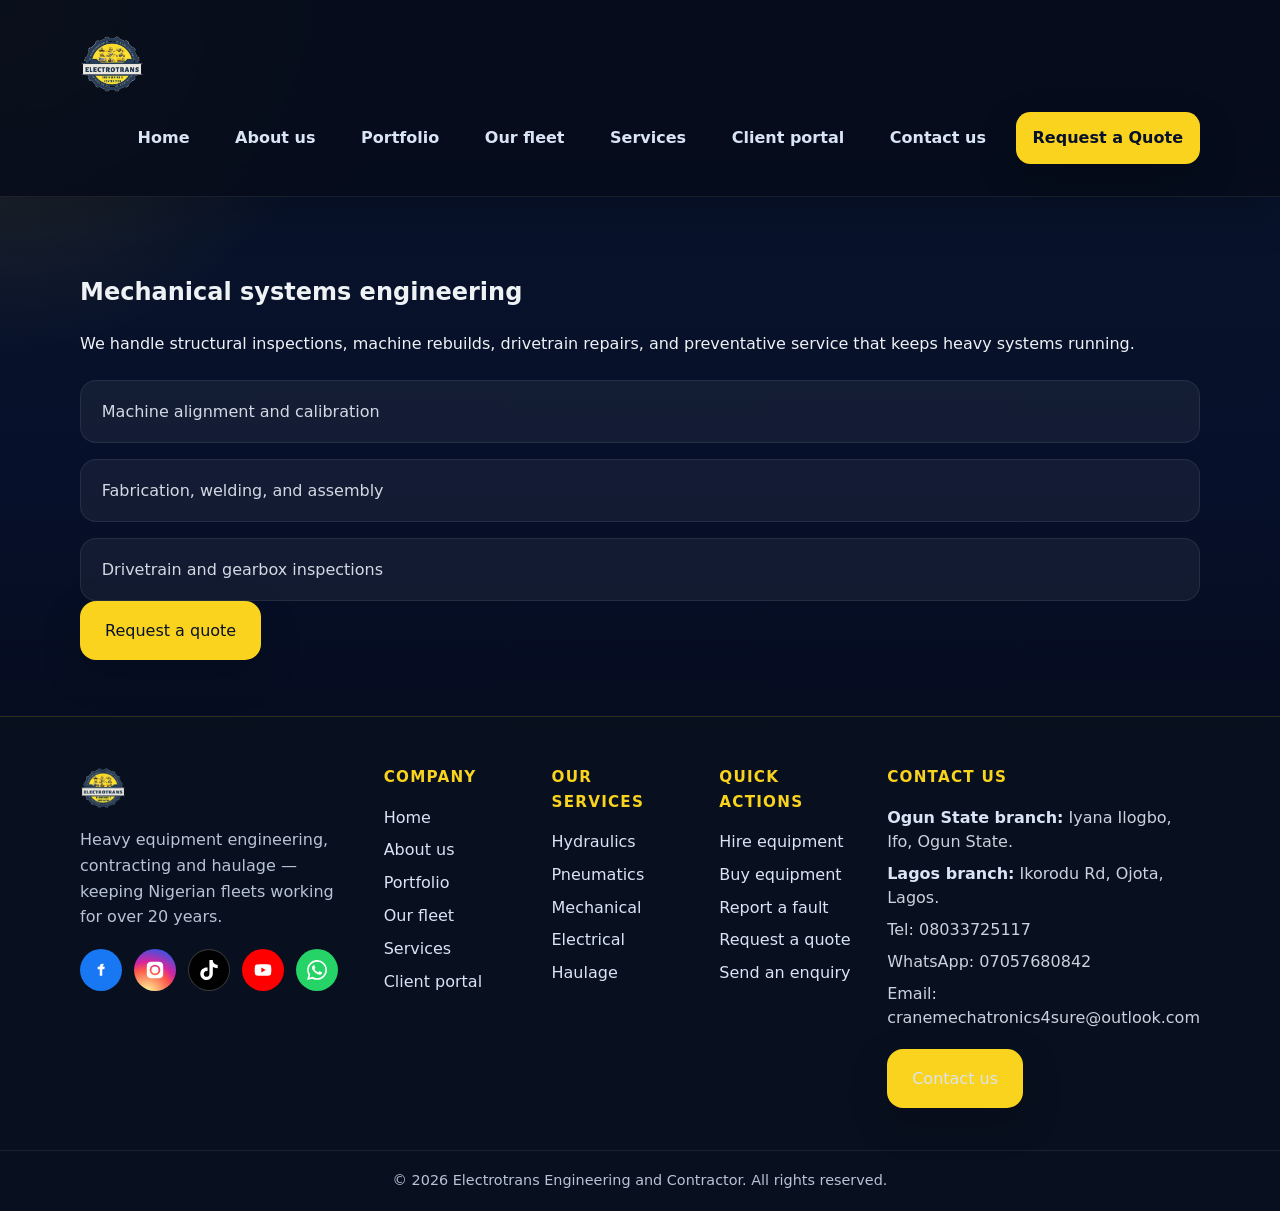
<file: services/mechanical.html>
<!doctype html>
<html lang="en">
<head>
  <meta charset="utf-8" />
  <meta name="viewport" content="width=device-width,initial-scale=1" />
  <title>Mechanical | Heavy Equipment Engineering</title>
  <link rel="stylesheet" href="../styles.css" />
  <link rel="icon" type="image/png" href="../assets/logo-transparent.png" />
  <meta name="description" content="Mechanical engineering — machine alignment, structural fabrication, drivetrain overhaul and preventive maintenance for heavy equipment." />
  <meta name="author" content="Electrotrans Engineering and Contractor" />
  <meta name="theme-color" content="#08142b" />
  <link rel="canonical" href="https://temmyadekunle.github.io/Electrotrans/services/mechanical.html" />
  <meta property="og:type" content="website" />
  <meta property="og:title" content="Mechanical | Electrotrans Engineering and Contractor" />
  <meta property="og:description" content="Mechanical engineering — machine alignment, structural fabrication, drivetrain overhaul and preventive maintenance for heavy equipment." />
  <meta property="og:url" content="https://temmyadekunle.github.io/Electrotrans/services/mechanical.html" />
  <meta property="og:image" content="https://temmyadekunle.github.io/Electrotrans/assets/logo-transparent.png" />
  <meta property="og:locale" content="en_US" />
  <meta name="twitter:card" content="summary" />
</head>
<body>
  <header class="site-header">
    <div class="container header-inner">
      <a class="logo-link" href="../index.html">
        <img class="site-logo" src="../assets/logo-transparent.png" alt="Electrotrans Engineering and Contractor logo" />
      </a>
      <button class="menu-toggle" type="button" aria-expanded="false" aria-controls="main-nav" aria-label="Toggle navigation menu">
        <span class="menu-toggle-bar"></span>
        <span class="menu-toggle-bar"></span>
        <span class="menu-toggle-bar"></span>
      </button>
      <nav class="main-nav" id="main-nav" aria-label="Primary navigation">
        <a href="../index.html#home">Home</a>
        <a href="../about.html">About us</a>
        <a href="../portfolio.html">Portfolio</a>
        <a href="../fleet.html">Our fleet</a>
        <a href="../services.html">Services</a>
        <a href="../app.html">Client portal</a>
        <a href="../contact.html">Contact us</a>
        <a class="cta" href="../app.html#fault">Request a Quote</a>
      </nav>
    </div>
  </header>

  <main class="container">
    <section class="overview">
      <h2>Mechanical systems engineering</h2>
      <p>We handle structural inspections, machine rebuilds, drivetrain repairs, and preventative service that keeps heavy systems running.</p>
      <ul class="feature-list">
        <li>Machine alignment and calibration</li>
        <li>Fabrication, welding, and assembly</li>
        <li>Drivetrain and gearbox inspections</li>
      </ul>
      <a class="button" href="../contact.html">Request a quote</a>
    </section>
  </main>

  <footer class="site-footer">
  <div class="container fat-footer">
    <div class="ff-brand">
      <a class="logo-link" href="../index.html">
        <img class="site-logo" src="../assets/logo-transparent.png" alt="Electrotrans Engineering and Contractor logo" />
      </a>
      <p class="ff-tagline">Heavy equipment engineering, contracting and haulage — keeping Nigerian fleets working for over 20 years.</p>
      <div class="footer-socials">
          <a class="social-link facebook" href="https://www.facebook.com/ElectrotransEngineeringAndContractor" target="_blank" rel="noopener noreferrer" aria-label="Facebook">
            <svg viewBox="0 0 24 24" aria-hidden="true"><path d="M13.5 7H15V4.5h-1.5c-1.66 0-3 1.34-3 3V8H8v3h2.5v8h3v-8H16l.5-3h-2z"/></svg>
          </a>
          <a class="social-link instagram" href="https://www.instagram.com/electrotrans_engineering" target="_blank" rel="noopener noreferrer" aria-label="Instagram">
            <svg viewBox="0 0 24 24" aria-hidden="true"><path d="M12 2.16c3.2 0 3.58.01 4.85.07 1.17.05 1.8.25 2.23.41.56.22.96.48 1.38.9.42.42.68.82.9 1.38.16.42.36 1.06.41 2.23.06 1.27.07 1.65.07 4.85s-.01 3.58-.07 4.85c-.05 1.17-.25 1.8-.41 2.23a3.7 3.7 0 0 1-.9 1.38c-.42.42-.82.68-1.38.9-.42.16-1.06.36-2.23.41-1.27.06-1.65.07-4.85.07s-3.58-.01-4.85-.07c-1.17-.05-1.8-.25-2.23-.41a3.7 3.7 0 0 1-1.38-.9 3.7 3.7 0 0 1-.9-1.38c-.16-.42-.36-1.06-.41-2.23-.06-1.27-.07-1.65-.07-4.85s.01-3.58.07-4.85c.05-1.17.25-1.8.41-2.23.22-.56.48-.96.9-1.38.42-.42.82-.68 1.38-.9.42-.16 1.06-.36 2.23-.41 1.27-.06 1.65-.07 4.85-.07zm0 3.4A6.44 6.44 0 1 0 18.44 12 6.44 6.44 0 0 0 12 5.56zm0 10.62a4.18 4.18 0 1 1 4.18-4.18 4.18 4.18 0 0 1-4.18 4.18zm6.7-11.05a1.5 1.5 0 1 1-1.5-1.5 1.5 1.5 0 0 1 1.5 1.5z"/></svg>
          </a>
          <a class="social-link tiktok" href="https://www.tiktok.com/@electrotrans_engineering" target="_blank" rel="noopener noreferrer" aria-label="TikTok">
            <svg viewBox="0 0 24 24" aria-hidden="true"><path d="M12.53.02C13.84 0 15.14.01 16.44 0c.08 1.53.63 3.09 1.75 4.17 1.12 1.11 2.7 1.62 4.24 1.79v4.03c-1.44-.05-2.89-.35-4.2-.97-.57-.26-1.1-.59-1.62-.93-.01 2.92.01 5.84-.02 8.75-.08 1.4-.54 2.79-1.35 3.94-1.31 1.92-3.58 3.17-5.91 3.21-1.43.08-2.86-.31-4.08-1.03-2.02-1.19-3.44-3.37-3.65-5.71-.02-.5-.03-1-.01-1.49.18-1.9 1.12-3.72 2.58-4.96 1.66-1.44 3.98-2.13 6.15-1.72.02 1.48-.04 2.96-.04 4.44-.99-.32-2.15-.23-3.02.37-.63.41-1.11 1.04-1.36 1.75-.21.51-.15 1.07-.14 1.61.24 1.64 1.82 3.02 3.5 2.87 1.12-.01 2.19-.66 2.77-1.61.19-.33.4-.67.41-1.06.1-1.79.06-3.57.07-5.36.01-4.03-.01-8.05.02-12.07z"/></svg>
          </a>
          <a class="social-link youtube" href="https://www.youtube.com/@ElectrotransEngineering" target="_blank" rel="noopener noreferrer" aria-label="YouTube">
            <svg viewBox="0 0 24 24" aria-hidden="true"><path d="M21.6 7.2a2.5 2.5 0 0 0-1.8-1.8C18.2 5 12 5 12 5s-6.2 0-7.8.4A2.5 2.5 0 0 0 2.4 7.2 26 26 0 0 0 2 12a26 26 0 0 0 .4 4.8 2.5 2.5 0 0 0 1.8 1.8C5.8 19 12 19 12 19s6.2 0 7.8-.4a2.5 2.5 0 0 0 1.8-1.8A26 26 0 0 0 22 12a26 26 0 0 0-.4-4.8zM10 15V9l5.2 3z"/></svg>
          </a>
          <a class="social-link whatsapp" href="https://wa.me/2347057680842" target="_blank" rel="noopener noreferrer" aria-label="WhatsApp">
            <svg viewBox="0 0 24 24" aria-hidden="true"><path d="M17.47 14.38c-.3-.15-1.76-.87-2.03-.97-.27-.1-.47-.15-.67.15-.2.3-.77.96-.94 1.16-.17.2-.35.22-.64.07-.3-.15-1.26-.46-2.4-1.48-.88-.79-1.48-1.76-1.65-2.06-.17-.3-.02-.46.13-.6.13-.13.3-.35.44-.52.15-.17.2-.3.3-.5.1-.2.05-.37-.02-.52-.08-.15-.67-1.62-.92-2.22-.24-.58-.49-.5-.67-.51h-.57c-.2 0-.52.07-.8.37-.27.3-1.04 1.02-1.04 2.48 0 1.46 1.07 2.88 1.22 3.08.15.2 2.1 3.2 5.08 4.49.71.3 1.26.49 1.7.63.71.22 1.36.19 1.87.12.57-.09 1.76-.72 2-1.42.25-.7.25-1.29.18-1.42-.08-.13-.28-.2-.57-.35zm-5.42 7.4h-.01a9.87 9.87 0 0 1-5.03-1.38l-.36-.21-3.74.98 1-3.65-.24-.37a9.86 9.86 0 0 1-1.51-5.26c0-5.45 4.44-9.88 9.9-9.88a9.85 9.85 0 0 1 7 2.9 9.84 9.84 0 0 1 2.9 7c0 5.44-4.44 9.87-9.9 9.87zm8.42-18.3A11.8 11.8 0 0 0 12.06 0C5.5 0 .16 5.34.16 11.9c0 2.1.55 4.14 1.59 5.94L.06 24l6.3-1.65a11.9 11.9 0 0 0 5.7 1.45h.01c6.56 0 11.89-5.34 11.89-11.9 0-3.18-1.24-6.17-3.49-8.42z"/></svg>
          </a>
      </div>
    </div>
      <div class="ff-col">
        <h4>Company</h4>
        <ul>
          <li><a href="../index.html">Home</a></li>
          <li><a href="../about.html">About us</a></li>
          <li><a href="../portfolio.html">Portfolio</a></li>
          <li><a href="../fleet.html">Our fleet</a></li>
          <li><a href="../services.html">Services</a></li>
          <li><a href="../app.html">Client portal</a></li>
        </ul>
      </div>
      <div class="ff-col">
        <h4>Our services</h4>
        <ul>
          <li><a href="../services/hydraulics.html">Hydraulics</a></li>
          <li><a href="../services/pneumatics.html">Pneumatics</a></li>
          <li><a href="../services/mechanical.html">Mechanical</a></li>
          <li><a href="../services/electrical.html">Electrical</a></li>
          <li><a href="../services/haulage.html">Haulage</a></li>
        </ul>
      </div>
      <div class="ff-col">
        <h4>Quick actions</h4>
        <ul>
          <li><a href="../app.html#marketplace">Hire equipment</a></li>
          <li><a href="../fleet.html">Buy equipment</a></li>
          <li><a href="../app.html#fault">Report a fault</a></li>
          <li><a href="../app.html#services">Request a quote</a></li>
          <li><a href="../contact.html">Send an enquiry</a></li>
        </ul>
      </div>
    <div class="ff-col ff-contact">
      <h4>Contact us</h4>
      <ul>
        <li><strong>Ogun State branch:</strong> Iyana Ilogbo, Ifo, Ogun State.</li>
        <li><strong>Lagos branch:</strong> Ikorodu Rd, Ojota, Lagos.</li>
        <li>Tel: 08033725117</li>
        <li>WhatsApp: 07057680842</li>
        <li>Email: cranemechatronics4sure@outlook.com</li>
      </ul>
      <a class="button ff-cta" href="../contact.html">Contact us</a>
    </div>
  </div>
  <div class="fat-bottom">
    <div class="container">
      <p>&copy; 2026 Electrotrans Engineering and Contractor. All rights reserved.</p>
    </div>
  </div>
</footer>

  <script src="../script.js"></script>
</body>
</html>
</file>
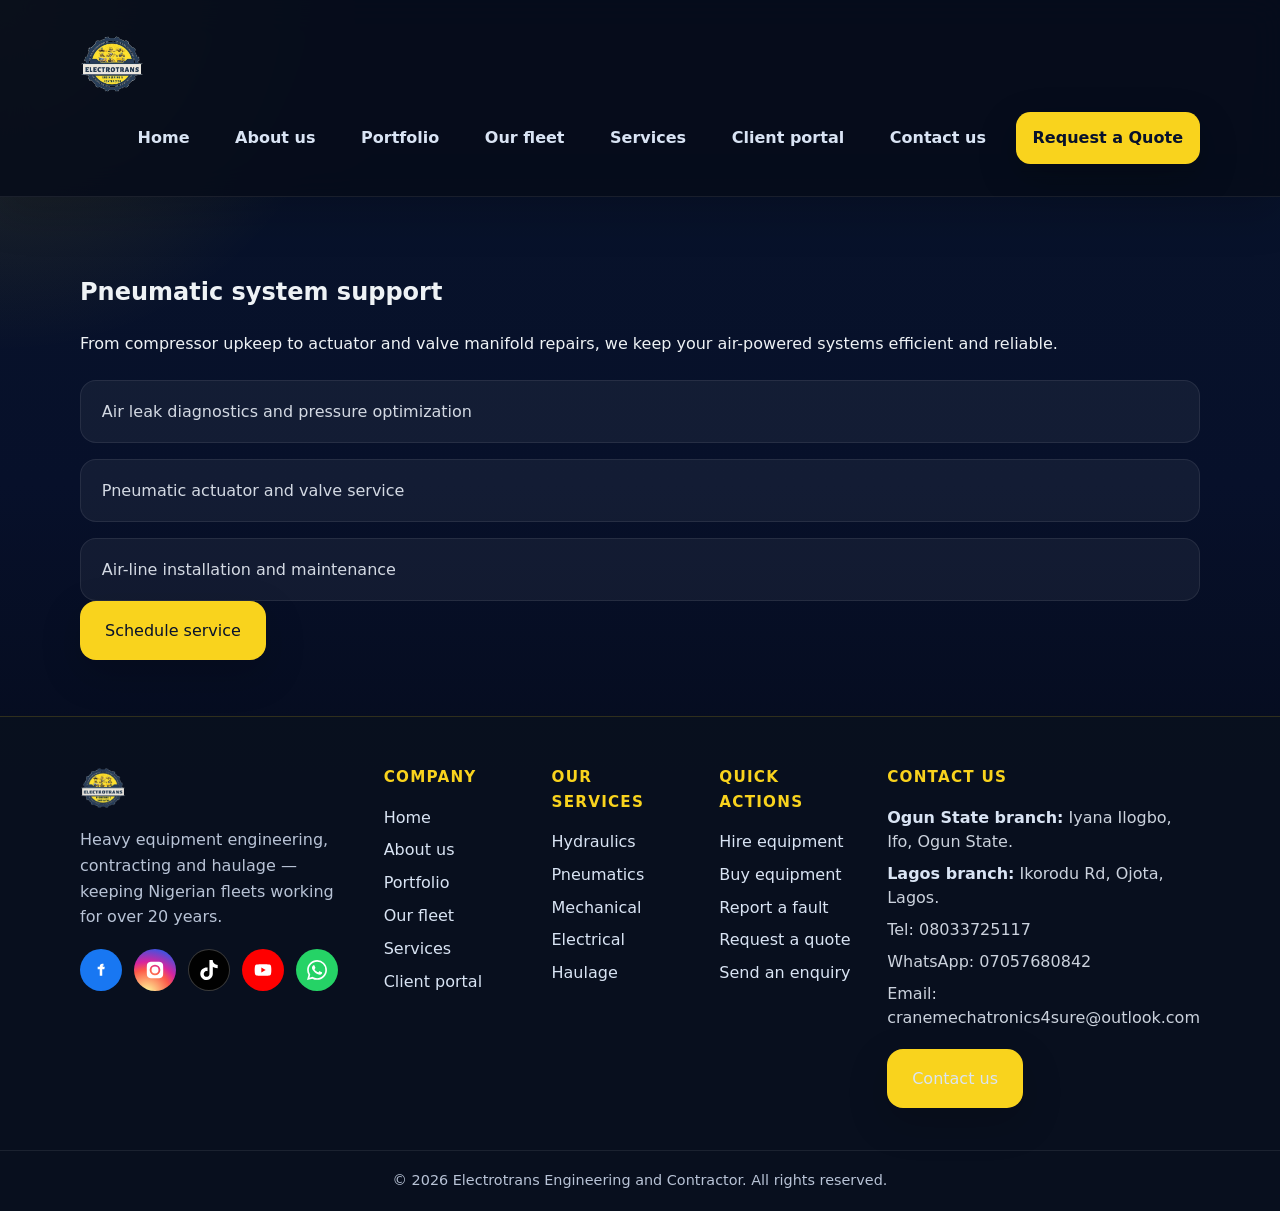
<file: services/pneumatics.html>
<!doctype html>
<html lang="en">
<head>
  <meta charset="utf-8" />
  <meta name="viewport" content="width=device-width,initial-scale=1" />
  <title>Pneumatics | Heavy Equipment Engineering</title>
  <link rel="stylesheet" href="../styles.css" />
  <link rel="icon" type="image/png" href="../assets/logo-transparent.png" />
  <meta name="description" content="Pneumatic systems — compressed air installations, actuator servicing, leak detection and control networks for heavy equipment." />
  <meta name="author" content="Electrotrans Engineering and Contractor" />
  <meta name="theme-color" content="#08142b" />
  <link rel="canonical" href="https://temmyadekunle.github.io/Electrotrans/services/pneumatics.html" />
  <meta property="og:type" content="website" />
  <meta property="og:title" content="Pneumatics | Electrotrans Engineering and Contractor" />
  <meta property="og:description" content="Pneumatic systems — compressed air installations, actuator servicing, leak detection and control networks for heavy equipment." />
  <meta property="og:url" content="https://temmyadekunle.github.io/Electrotrans/services/pneumatics.html" />
  <meta property="og:image" content="https://temmyadekunle.github.io/Electrotrans/assets/logo-transparent.png" />
  <meta property="og:locale" content="en_US" />
  <meta name="twitter:card" content="summary" />
</head>
<body>
  <header class="site-header">
    <div class="container header-inner">
      <a class="logo-link" href="../index.html">
        <img class="site-logo" src="../assets/logo-transparent.png" alt="Electrotrans Engineering and Contractor logo" />
      </a>
      <button class="menu-toggle" type="button" aria-expanded="false" aria-controls="main-nav" aria-label="Toggle navigation menu">
        <span class="menu-toggle-bar"></span>
        <span class="menu-toggle-bar"></span>
        <span class="menu-toggle-bar"></span>
      </button>
      <nav class="main-nav" id="main-nav" aria-label="Primary navigation">
        <a href="../index.html#home">Home</a>
        <a href="../about.html">About us</a>
        <a href="../portfolio.html">Portfolio</a>
        <a href="../fleet.html">Our fleet</a>
        <a href="../services.html">Services</a>
        <a href="../app.html">Client portal</a>
        <a href="../contact.html">Contact us</a>
        <a class="cta" href="../app.html#fault">Request a Quote</a>
      </nav>
    </div>
  </header>

  <main class="container">
    <section class="overview">
      <h2>Pneumatic system support</h2>
      <p>From compressor upkeep to actuator and valve manifold repairs, we keep your air-powered systems efficient and reliable.</p>
      <ul class="feature-list">
        <li>Air leak diagnostics and pressure optimization</li>
        <li>Pneumatic actuator and valve service</li>
        <li>Air-line installation and maintenance</li>
      </ul>
      <a class="button" href="../contact.html">Schedule service</a>
    </section>
  </main>

  <footer class="site-footer">
  <div class="container fat-footer">
    <div class="ff-brand">
      <a class="logo-link" href="../index.html">
        <img class="site-logo" src="../assets/logo-transparent.png" alt="Electrotrans Engineering and Contractor logo" />
      </a>
      <p class="ff-tagline">Heavy equipment engineering, contracting and haulage — keeping Nigerian fleets working for over 20 years.</p>
      <div class="footer-socials">
          <a class="social-link facebook" href="https://www.facebook.com/ElectrotransEngineeringAndContractor" target="_blank" rel="noopener noreferrer" aria-label="Facebook">
            <svg viewBox="0 0 24 24" aria-hidden="true"><path d="M13.5 7H15V4.5h-1.5c-1.66 0-3 1.34-3 3V8H8v3h2.5v8h3v-8H16l.5-3h-2z"/></svg>
          </a>
          <a class="social-link instagram" href="https://www.instagram.com/electrotrans_engineering" target="_blank" rel="noopener noreferrer" aria-label="Instagram">
            <svg viewBox="0 0 24 24" aria-hidden="true"><path d="M12 2.16c3.2 0 3.58.01 4.85.07 1.17.05 1.8.25 2.23.41.56.22.96.48 1.38.9.42.42.68.82.9 1.38.16.42.36 1.06.41 2.23.06 1.27.07 1.65.07 4.85s-.01 3.58-.07 4.85c-.05 1.17-.25 1.8-.41 2.23a3.7 3.7 0 0 1-.9 1.38c-.42.42-.82.68-1.38.9-.42.16-1.06.36-2.23.41-1.27.06-1.65.07-4.85.07s-3.58-.01-4.85-.07c-1.17-.05-1.8-.25-2.23-.41a3.7 3.7 0 0 1-1.38-.9 3.7 3.7 0 0 1-.9-1.38c-.16-.42-.36-1.06-.41-2.23-.06-1.27-.07-1.65-.07-4.85s.01-3.58.07-4.85c.05-1.17.25-1.8.41-2.23.22-.56.48-.96.9-1.38.42-.42.82-.68 1.38-.9.42-.16 1.06-.36 2.23-.41 1.27-.06 1.65-.07 4.85-.07zm0 3.4A6.44 6.44 0 1 0 18.44 12 6.44 6.44 0 0 0 12 5.56zm0 10.62a4.18 4.18 0 1 1 4.18-4.18 4.18 4.18 0 0 1-4.18 4.18zm6.7-11.05a1.5 1.5 0 1 1-1.5-1.5 1.5 1.5 0 0 1 1.5 1.5z"/></svg>
          </a>
          <a class="social-link tiktok" href="https://www.tiktok.com/@electrotrans_engineering" target="_blank" rel="noopener noreferrer" aria-label="TikTok">
            <svg viewBox="0 0 24 24" aria-hidden="true"><path d="M12.53.02C13.84 0 15.14.01 16.44 0c.08 1.53.63 3.09 1.75 4.17 1.12 1.11 2.7 1.62 4.24 1.79v4.03c-1.44-.05-2.89-.35-4.2-.97-.57-.26-1.1-.59-1.62-.93-.01 2.92.01 5.84-.02 8.75-.08 1.4-.54 2.79-1.35 3.94-1.31 1.92-3.58 3.17-5.91 3.21-1.43.08-2.86-.31-4.08-1.03-2.02-1.19-3.44-3.37-3.65-5.71-.02-.5-.03-1-.01-1.49.18-1.9 1.12-3.72 2.58-4.96 1.66-1.44 3.98-2.13 6.15-1.72.02 1.48-.04 2.96-.04 4.44-.99-.32-2.15-.23-3.02.37-.63.41-1.11 1.04-1.36 1.75-.21.51-.15 1.07-.14 1.61.24 1.64 1.82 3.02 3.5 2.87 1.12-.01 2.19-.66 2.77-1.61.19-.33.4-.67.41-1.06.1-1.79.06-3.57.07-5.36.01-4.03-.01-8.05.02-12.07z"/></svg>
          </a>
          <a class="social-link youtube" href="https://www.youtube.com/@ElectrotransEngineering" target="_blank" rel="noopener noreferrer" aria-label="YouTube">
            <svg viewBox="0 0 24 24" aria-hidden="true"><path d="M21.6 7.2a2.5 2.5 0 0 0-1.8-1.8C18.2 5 12 5 12 5s-6.2 0-7.8.4A2.5 2.5 0 0 0 2.4 7.2 26 26 0 0 0 2 12a26 26 0 0 0 .4 4.8 2.5 2.5 0 0 0 1.8 1.8C5.8 19 12 19 12 19s6.2 0 7.8-.4a2.5 2.5 0 0 0 1.8-1.8A26 26 0 0 0 22 12a26 26 0 0 0-.4-4.8zM10 15V9l5.2 3z"/></svg>
          </a>
          <a class="social-link whatsapp" href="https://wa.me/2347057680842" target="_blank" rel="noopener noreferrer" aria-label="WhatsApp">
            <svg viewBox="0 0 24 24" aria-hidden="true"><path d="M17.47 14.38c-.3-.15-1.76-.87-2.03-.97-.27-.1-.47-.15-.67.15-.2.3-.77.96-.94 1.16-.17.2-.35.22-.64.07-.3-.15-1.26-.46-2.4-1.48-.88-.79-1.48-1.76-1.65-2.06-.17-.3-.02-.46.13-.6.13-.13.3-.35.44-.52.15-.17.2-.3.3-.5.1-.2.05-.37-.02-.52-.08-.15-.67-1.62-.92-2.22-.24-.58-.49-.5-.67-.51h-.57c-.2 0-.52.07-.8.37-.27.3-1.04 1.02-1.04 2.48 0 1.46 1.07 2.88 1.22 3.08.15.2 2.1 3.2 5.08 4.49.71.3 1.26.49 1.7.63.71.22 1.36.19 1.87.12.57-.09 1.76-.72 2-1.42.25-.7.25-1.29.18-1.42-.08-.13-.28-.2-.57-.35zm-5.42 7.4h-.01a9.87 9.87 0 0 1-5.03-1.38l-.36-.21-3.74.98 1-3.65-.24-.37a9.86 9.86 0 0 1-1.51-5.26c0-5.45 4.44-9.88 9.9-9.88a9.85 9.85 0 0 1 7 2.9 9.84 9.84 0 0 1 2.9 7c0 5.44-4.44 9.87-9.9 9.87zm8.42-18.3A11.8 11.8 0 0 0 12.06 0C5.5 0 .16 5.34.16 11.9c0 2.1.55 4.14 1.59 5.94L.06 24l6.3-1.65a11.9 11.9 0 0 0 5.7 1.45h.01c6.56 0 11.89-5.34 11.89-11.9 0-3.18-1.24-6.17-3.49-8.42z"/></svg>
          </a>
      </div>
    </div>
      <div class="ff-col">
        <h4>Company</h4>
        <ul>
          <li><a href="../index.html">Home</a></li>
          <li><a href="../about.html">About us</a></li>
          <li><a href="../portfolio.html">Portfolio</a></li>
          <li><a href="../fleet.html">Our fleet</a></li>
          <li><a href="../services.html">Services</a></li>
          <li><a href="../app.html">Client portal</a></li>
        </ul>
      </div>
      <div class="ff-col">
        <h4>Our services</h4>
        <ul>
          <li><a href="../services/hydraulics.html">Hydraulics</a></li>
          <li><a href="../services/pneumatics.html">Pneumatics</a></li>
          <li><a href="../services/mechanical.html">Mechanical</a></li>
          <li><a href="../services/electrical.html">Electrical</a></li>
          <li><a href="../services/haulage.html">Haulage</a></li>
        </ul>
      </div>
      <div class="ff-col">
        <h4>Quick actions</h4>
        <ul>
          <li><a href="../app.html#marketplace">Hire equipment</a></li>
          <li><a href="../fleet.html">Buy equipment</a></li>
          <li><a href="../app.html#fault">Report a fault</a></li>
          <li><a href="../app.html#services">Request a quote</a></li>
          <li><a href="../contact.html">Send an enquiry</a></li>
        </ul>
      </div>
    <div class="ff-col ff-contact">
      <h4>Contact us</h4>
      <ul>
        <li><strong>Ogun State branch:</strong> Iyana Ilogbo, Ifo, Ogun State.</li>
        <li><strong>Lagos branch:</strong> Ikorodu Rd, Ojota, Lagos.</li>
        <li>Tel: 08033725117</li>
        <li>WhatsApp: 07057680842</li>
        <li>Email: cranemechatronics4sure@outlook.com</li>
      </ul>
      <a class="button ff-cta" href="../contact.html">Contact us</a>
    </div>
  </div>
  <div class="fat-bottom">
    <div class="container">
      <p>&copy; 2026 Electrotrans Engineering and Contractor. All rights reserved.</p>
    </div>
  </div>
</footer>

  <script src="../script.js"></script>
</body>
</html>
</file>
<file: styles.css>
:root {
  --bg: #08142b;
  --surface: rgba(11, 21, 47, 0.98);
  --surface-soft: rgba(15, 28, 60, 0.88);
  --text: #eef2f5;
  --muted: #b8c3d6;
  --yellow: #f9d31d;
  --yellow-soft: rgba(249, 211, 29, 0.16);
  --border: rgba(249, 211, 29, 0.28);
  --nav-text: #d9e4f4;
  color-scheme: dark;
  color: var(--text);
  background: var(--bg);
  font-family: Inter, system-ui, -apple-system, BlinkMacSystemFont, "Segoe UI", sans-serif;
  line-height: 1.6;
}
* {
  box-sizing: border-box;
}
html {
  scroll-behavior: smooth;
}
body {
  margin: 0;
  min-height: 100vh;
  background: radial-gradient(circle at top left, rgba(249, 211, 29, 0.16), transparent 20%), linear-gradient(180deg, #08142b 0%, #07102a 40%, #03060d 100%);
}
img {
  max-width: 100%;
  display: block;
}
.container {
  width: min(1120px, calc(100% - 2rem));
  margin: 0 auto;
}
.site-header {
  position: sticky;
  top: 0;
  z-index: 100;
  padding: 1rem 0;
  background: rgba(6, 12, 26, 0.88);
  border-bottom: 1px solid rgba(255,255,255,0.08);
  box-shadow: 0 18px 40px rgba(0, 0, 0, 0.17);
  backdrop-filter: blur(16px);
}
.header-inner,
.hero-content {
  display: flex;
  flex-wrap: wrap;
  align-items: center;
  justify-content: space-between;
  gap: 1rem;
  padding: 1rem 0;
}
.hero-content {
  flex-direction: column;
  align-items: flex-start;
}
.logo-link {
  display: inline-flex;
  align-items: center;
  gap: 1rem;
  text-decoration: none;
  color: inherit;
}
.site-logo {
  height: 64px;
  width: auto;
  display: block;
}
.menu-toggle {
  display: none;
  flex-direction: column;
  gap: 5px;
  padding: .55rem .65rem;
  border: 1px solid var(--border);
  border-radius: .85rem;
  background: rgba(255, 255, 255, 0.06);
  cursor: pointer;
}
.menu-toggle-bar {
  width: 22px;
  height: 2px;
  background: var(--yellow);
  border-radius: 2px;
}
h1 {
  margin: 0;
  font-size: clamp(2.2rem, 2.5vw, 3.4rem);
  line-height: 1.05;
  letter-spacing: -.03em;
}
.main-nav {
  display: flex;
  flex-wrap: wrap;
  gap: .85rem;
  align-items: center;
  margin-left: auto;
}
.main-nav a,
.text-link,
.button {
  text-decoration: none;
  color: inherit;
}
.main-nav a {
  padding: .75rem 1rem;
  border-radius: .9rem;
  transition: background .2s ease, color .2s ease, transform .2s ease;
  color: var(--nav-text);
  font-weight: 600;
}
.main-nav a:hover,
.text-link:hover,
.button:hover {
  background: var(--yellow-soft);
  color: #fff;
  transform: translateY(-1px);
}
.main-nav .cta {
  background: var(--yellow);
  color: #07112c;
  border: 1px solid rgba(249, 211, 29, .22);
  box-shadow: 0 14px 40px rgba(0,0,0,.18);
}
.main-nav .cta:hover {
  background: #fff;
  color: #07112c;
}
.button {
  display: inline-flex;
  align-items: center;
  justify-content: center;
  background: var(--yellow);
  color: #07112c;
  padding: 1rem 1.5rem;
  border-radius: 1rem;
  border: 1px solid rgba(249, 211, 29, .25);
  box-shadow: 0 14px 40px rgba(0,0,0,.18);
}
.hero {
  position: relative;
  overflow: hidden;
  padding: 4rem 0 3rem;
  background: rgba(255, 255, 255, 0.06);
  border: 1px solid rgba(249, 211, 29, 0.16);
  border-radius: 1.75rem;
  box-shadow: 0 36px 100px rgba(0, 0, 0, 0.22);
}
.hero::before {
  content: '';
  position: absolute;
  inset: 0;
  background: radial-gradient(circle at top right, rgba(249, 211, 29, 0.16), transparent 28%), radial-gradient(circle at left bottom, rgba(255, 255, 255, 0.08), transparent 24%);
  pointer-events: none;
}
.hero-layout {
  display: grid;
  grid-template-columns: minmax(0, 1.1fr) minmax(0, 0.9fr);
  gap: 3rem;
  align-items: center;
}
.hero h1 {
  margin: 0;
  font-size: clamp(2.6rem, 4vw, 4.2rem);
  max-width: 18ch;
  color: #fff;
}
.hero p {
  margin: 1.6rem 0 0;
  max-width: 58ch;
  color: #d1d9e2;
}
.hero-media {
  position: relative;
}
.hero-media img {
  width: 100%;
  height: 430px;
  object-fit: cover;
  border-radius: 1.6rem;
  border: 1px solid var(--border);
  box-shadow: 0 36px 100px rgba(0, 0, 0, 0.3);
  display: block;
}
.hero-media::after {
  content: '';
  position: absolute;
  inset: 0;
  border-radius: 1.6rem;
  background: linear-gradient(200deg, transparent 55%, rgba(6, 12, 26, 0.55));
  pointer-events: none;
}
.hero-actions {
  display: flex;
  flex-wrap: wrap;
  gap: 1rem;
  margin-top: 2.25rem;
}
.hero-actions .button {
  min-width: 190px;
}
.hero-actions .text-link {
  display: inline-flex;
  align-items: center;
  justify-content: center;
  min-width: 190px;
  padding: 1rem 1.5rem;
  border-radius: 1rem;
  border: 1px solid rgba(255, 255, 255, 0.16);
  background: rgba(255, 255, 255, 0.07);
  color: #eef2f5;
}
.hero-actions .text-link:hover {
  text-decoration: none;
  background: var(--yellow-soft);
}
.text-link {
  color: var(--yellow);
  font-weight: 700;
}
.text-link:hover {
  text-decoration: underline;
}
.card {
  border: 1px solid var(--border);
  border-radius: 1.4rem;
  padding: 1.8rem;
  background: rgba(12, 22, 44, 0.92);
  box-shadow: 0 28px 95px rgba(0,0,0,.23);
  transition: transform .25s ease, border-color .25s ease, background .25s ease;
  display: flex;
  flex-direction: column;
}
.card:hover {
  transform: translateY(-5px);
  border-color: rgba(249, 211, 29, 0.35);
}
.overview,
.highlights {
  padding: 3.5rem 0;
}
.cards {
  display: grid;
  gap: 1.4rem;
  grid-template-columns: repeat(auto-fit, minmax(260px, 1fr));
  align-items: stretch;
}
.card h3 {
  margin-top: 0;
  color: #f6f4eb;
}
.card p {
  color: #cbd1db;
  margin: .9rem 0 1.3rem;
}
.card > a:last-child,
.card > .portal-actions:last-child {
  margin-top: auto;
  padding-top: .6rem;
}
.card > .portal-actions:last-child a {
  align-self: center;
}
.card > a:last-child {
  align-self: flex-start;
  color: var(--yellow);
  font-weight: 700;
}
.card > a:last-child:hover {
  text-decoration: underline;
}
.feature-list {
  list-style: none;
  padding: 0;
  margin: 1.5rem 0 0;
  display: grid;
  gap: 1rem;
}
.feature-list li {
  padding: 1.1rem 1.3rem;
  border-radius: 1rem;
  background: rgba(255,255,255,.05);
  border: 1px solid rgba(255,255,255,.08);
  color: #d3d9e3;
}
.site-footer {
  border-top: 1px solid rgba(249, 211, 29, .16);
  background: rgba(9, 16, 31, .96);
  padding: 3rem 0 0;
}
.fat-footer {
  display: grid;
  grid-template-columns: 2fr 1fr 1fr 1fr 1.5fr;
  gap: 2.2rem 2rem;
  padding: 0 0 2.6rem;
  align-items: start;
}
.ff-brand .site-logo {
  height: 46px;
  margin-bottom: 1rem;
}
.ff-tagline {
  color: var(--muted);
  max-width: 28rem;
  margin: 0 0 1.2rem !important;
}
.ff-col h4 {
  margin: 0 0 1rem;
  font-size: .95rem;
  text-transform: uppercase;
  letter-spacing: .08em;
  color: var(--yellow);
}
.ff-col ul {
  list-style: none;
  margin: 0;
  padding: 0;
  display: grid;
  gap: .55rem;
}
.ff-col a {
  color: var(--nav-text);
  text-decoration: none;
  transition: color .2s ease;
}
.ff-col a:hover {
  color: var(--yellow);
}
.ff-col li {
  color: #cbd2dd;
  line-height: 1.5;
}
.ff-col strong {
  color: var(--nav-text);
}
.ff-contact ul {
  display: grid;
  gap: .5rem;
  margin-bottom: 1.2rem;
}
.ff-cta {
  justify-content: center;
  text-align: center;
}
.fat-bottom {
  border-top: 1px solid rgba(255, 255, 255, .08);
  padding: 1.15rem 0;
}
.fat-bottom p {
  margin: 0;
  color: var(--muted);
  font-size: .9rem;
  text-align: center;
}
.footer-socials {
  display: flex;
  flex-wrap: wrap;
  gap: .75rem;
  align-items: center;
  margin-top: 1.1rem;
}
.social-link {
  display: inline-flex;
  align-items: center;
  justify-content: center;
  width: 42px;
  height: 42px;
  border-radius: 50%;
  color: #fff;
  text-decoration: none;
  transition: transform .2s ease, box-shadow .2s ease;
}
.social-link:hover {
  transform: translateY(-3px);
  box-shadow: 0 10px 22px rgba(0, 0, 0, .35);
}
.social-link svg {
  width: 20px;
  height: 20px;
  fill: #fff;
}
.social-link.facebook { background: #1877f2; }
.social-link.youtube { background: #ff0000; }
.social-link.whatsapp { background: #25d366; }
.social-link.instagram {
  background: radial-gradient(circle at 30% 107%, #fdf497 0%, #fdf497 5%, #fd5949 45%, #d6249f 60%, #285aeb 90%);
}
.social-link.tiktok {
  background: #010101;
  border: 1px solid rgba(255, 255, 255, .22);
}
.about-layout {
  display: grid;
  grid-template-columns: minmax(0, 1.25fr) minmax(240px, 0.75fr);
  gap: 2.5rem;
  align-items: start;
}
.ceo-photo {
  width: 100%;
  max-width: 340px;
  border-radius: 1.4rem;
  border: 1px solid var(--border);
  box-shadow: 0 28px 95px rgba(0,0,0,.3);
  margin: 0 auto;
}
.ceo-caption {
  margin: .9rem 0 0;
  text-align: center;
  color: var(--muted);
  font-size: .95rem;
}
.project-card {
  display: flex;
  flex-direction: column;
  padding: 0;
  overflow: hidden;
}
.project-card > img {
  width: 100%;
  height: 210px;
  object-fit: cover;
  border-radius: 0;
}
.about-figure {
  margin: 0;
  border: 1px solid var(--border);
  border-radius: 1.4rem;
  overflow: hidden;
  background: rgba(12, 22, 44, 0.92);
  box-shadow: 0 28px 95px rgba(0, 0, 0, 0.3);
  align-self: stretch;
}
.about-figure img {
  width: 100%;
  height: 100%;
  min-height: 300px;
  object-fit: cover;
  display: block;
}
.about-figure figcaption {
  padding: .9rem 1.2rem;
  color: var(--muted);
  font-size: .92rem;
  text-align: center;
}
.team-card {
  padding: 0;
  overflow: hidden;
  text-align: center;
}
.team-photo {
  width: 100%;
  height: 240px;
  background: radial-gradient(circle at 50% 62%, rgba(249, 211, 29, .12), transparent 55%),
    linear-gradient(180deg, #0d1a35, #0a1428);
  overflow: hidden;
}
.team-photo img {
  width: 100%;
  height: 100%;
  object-fit: cover;
  object-position: 50% 0;
  display: block;
}
.team-initials {
  display: flex;
  align-items: center;
  justify-content: center;
  font-size: 3rem;
  font-weight: 800;
  color: var(--yellow);
}
.team-body {
  padding: 1.5rem 1.5rem 1.8rem;
  display: flex;
  flex-direction: column;
  flex: 1;
}
.team-body .meta {
  margin: 0 0 .5rem;
}
.team-body h3 {
  margin: 0 0 .6rem;
}
.team-body p:last-child {
  margin-top: auto;
  margin-bottom: 0;
}
.reg-band {
  display: grid;
  grid-template-columns: auto 1fr auto;
  gap: 1.3rem;
  align-items: center;
  padding: 1.6rem 1.8rem;
  border: 1px solid var(--border);
  border-radius: 1.3rem;
  background: rgba(12, 22, 44, 0.92);
  box-shadow: 0 28px 95px rgba(0, 0, 0, 0.23);
}
.reg-icon {
  width: 52px;
  height: 52px;
  border-radius: 50%;
  display: flex;
  align-items: center;
  justify-content: center;
  background: var(--yellow);
  color: #07112c;
  font-size: 1.5rem;
  font-weight: 800;
}
.reg-band h3 {
  margin: 0 0 .3rem;
  color: #f6f4eb;
}
.reg-band p {
  margin: 0;
  color: var(--muted);
  line-height: 1.6;
}
@media (max-width: 850px) {
  .reg-band {
    grid-template-columns: 1fr;
    text-align: center;
  }
  .reg-icon {
    margin: 0 auto;
  }
  .reg-band .button {
    justify-self: center;
  }
}
.project-body {
  padding: 1.6rem;
  display: flex;
  flex-direction: column;
  flex: 1;
}
.project-body h3 {
  margin-top: 0;
}
.project-body p {
  margin: 0 0 1rem;
}
.project-body .button {
  margin-top: auto;
  align-self: flex-start;
}
.project-body .meta {
  color: var(--yellow);
  font-size: .9rem;
  font-weight: 700;
  text-transform: uppercase;
  letter-spacing: .05em;
  margin: 0 0 .6rem;
}
.gallery-grid {
  display: grid;
  grid-template-columns: repeat(auto-fill, minmax(220px, 1fr));
  gap: 1rem;
}
.gallery-grid figure {
  margin: 0;
  border: 1px solid var(--border);
  border-radius: 1.1rem;
  overflow: hidden;
  background: rgba(12,22,44,.92);
}
.gallery-grid img {
  width: 100%;
  height: 200px;
  object-fit: cover;
}
.gallery-grid figcaption {
  padding: .7rem .9rem;
  color: var(--muted);
  font-size: .88rem;
}
.testimonials {
  display: grid;
  gap: 1.25rem;
  grid-template-columns: repeat(auto-fit, minmax(280px, 1fr));
}
.testimonial-card {
  border: 1px solid var(--border);
  border-radius: 1.4rem;
  padding: 1.7rem;
  background: rgba(12, 22, 44, 0.92);
  box-shadow: 0 28px 95px rgba(0,0,0,.23);
}
.testimonial-card blockquote {
  margin: 0;
  font-size: 1rem;
  color: #d6dde8;
  quotes: "\201C" "\201D";
}
.testimonial-card blockquote::before {
  content: open-quote;
  color: var(--yellow);
  font-size: 1.6rem;
  line-height: 0;
  vertical-align: -.55rem;
  margin-right: .2rem;
}
.stars {
  color: var(--yellow);
  letter-spacing: .15em;
  margin: .9rem 0 0;
}
.stars .empty {
  color: rgba(255,255,255,.22);
}
.testimonial-card footer {
  margin-top: 1rem;
  color: #f6f4eb;
  font-weight: 700;
}
.video-grid {
  display: grid;
  gap: 1rem;
  grid-template-columns: repeat(auto-fit, minmax(260px, 1fr));
}
.video-grid video {
  width: 100%;
  border-radius: 1rem;
  border: 1px solid var(--border);
  background: #000;
}
.section-head {
  display: flex;
  flex-wrap: wrap;
  align-items: baseline;
  justify-content: space-between;
  gap: 1rem;
  margin-bottom: 1.5rem;
}
.cta-band {
  padding: 3.5rem 0;
  text-align: center;
  border-top: 1px solid rgba(249, 211, 29, .16);
  background: radial-gradient(circle at center, var(--yellow-soft), transparent 60%);
}
.cta-band h2 {
  margin: 0;
}
.cta-band p {
  color: var(--muted);
  margin: .6rem auto 0;
  max-width: 52ch;
}
.cta-band .portal-actions {
  justify-content: center;
  margin-top: 1.4rem;
}
.cta-band .text-link {
  display: inline-flex;
  align-items: center;
  justify-content: center;
  padding: 1rem 1.5rem;
  border-radius: 1rem;
  border: 1px solid rgba(255, 255, 255, 0.16);
  background: rgba(255, 255, 255, 0.07);
  color: #eef2f5;
}
.cta-band .text-link:hover {
  text-decoration: none;
  background: var(--yellow-soft);
}
.portal-actions {
  display: flex;
  flex-wrap: wrap;
  gap: .8rem;
}
.contact-layout {
  display: grid;
  grid-template-columns: minmax(260px, 1fr) 1.4fr;
  gap: 2rem;
  align-items: stretch;
}
.contact-panel {
  border: 1px solid var(--border);
  border-radius: 1.3rem;
  padding: 1.5rem 1.6rem;
  background: rgba(12, 22, 44, 0.92);
  display: flex;
  flex-direction: column;
}
.contact-panel h2 {
  margin: 0 0 1rem;
}
.contact-panel p {
  display: grid;
  grid-template-columns: 6.5em 1fr;
  gap: .5rem .9rem;
  align-items: start;
  margin: .55rem 0;
  color: #eef2f5;
  line-height: 1.6;
}
.contact-panel p strong {
  color: var(--yellow);
  font-weight: 700;
}
.contact-panel p .value {
  min-width: 0;
  overflow-wrap: anywhere;
  color: #eef2f5;
}
.contact-panel p .value a.text-link {
  color: #eef2f5;
  font-weight: 600;
  border-bottom: 1px solid rgba(249, 211, 29, .4);
}
.contact-panel p .value a.text-link:hover {
  color: var(--yellow);
}
.contact-panel .form-note {
  display: block;
  margin-top: auto;
  padding-top: 1rem;
  font-size: .92rem;
  color: var(--muted);
}
.contact-form-box {
  border: 1px solid var(--border);
  border-radius: 1.3rem;
  padding: 1.5rem 1.6rem;
  background: rgba(12, 22, 44, 0.92);
}
.contact-form-box h2 {
  margin: 0 0 1rem;
}
.contact-form-box .feature-list {
  margin-top: 0;
}
.contact-form-box label {
  display: grid;
  gap: .4rem;
  font-weight: 600;
  color: var(--nav-text);
}
.contact-form-box input,
.contact-form-box select,
.contact-form-box textarea {
  font: inherit;
  color: var(--text);
  background: rgba(255, 255, 255, 0.06);
  border: 1px solid rgba(255, 255, 255, 0.14);
  border-radius: .9rem;
  padding: .75rem 1rem;
  width: 100%;
}
.contact-form-box input:focus,
.contact-form-box select:focus,
.contact-form-box textarea:focus {
  outline: none;
  border-color: var(--yellow);
  box-shadow: 0 0 0 3px var(--yellow-soft);
}
@media (max-width: 850px) {
  .about-layout,
  .contact-layout,
  .hero-layout {
    grid-template-columns: 1fr;
  }
  .hero-media img {
    height: 260px;
  }
  .header-inner,
  .hero-content {
    flex-direction: column;
    align-items: stretch;
  }
  .main-nav {
    display: none;
    width: 100%;
  }
  .main-nav.open {
    display: flex;
  }
  .menu-toggle {
    display: flex;
    align-self: flex-start;
  }
  .main-nav a {
    width: 100%;
    text-align: center;
  }
  .footer-socials {
    justify-content: flex-start;
  }
  .fat-footer {
    grid-template-columns: 1fr 1fr;
    gap: 2rem 1.5rem;
  }
  .ff-brand {
    grid-column: 1 / -1;
  }
}
@media (max-width: 520px) {
  .card,
  .feature-list li {
    padding: 1rem;
  }
  .fat-footer {
    grid-template-columns: 1fr;
    gap: 1.6rem;
  }
}
</file>
